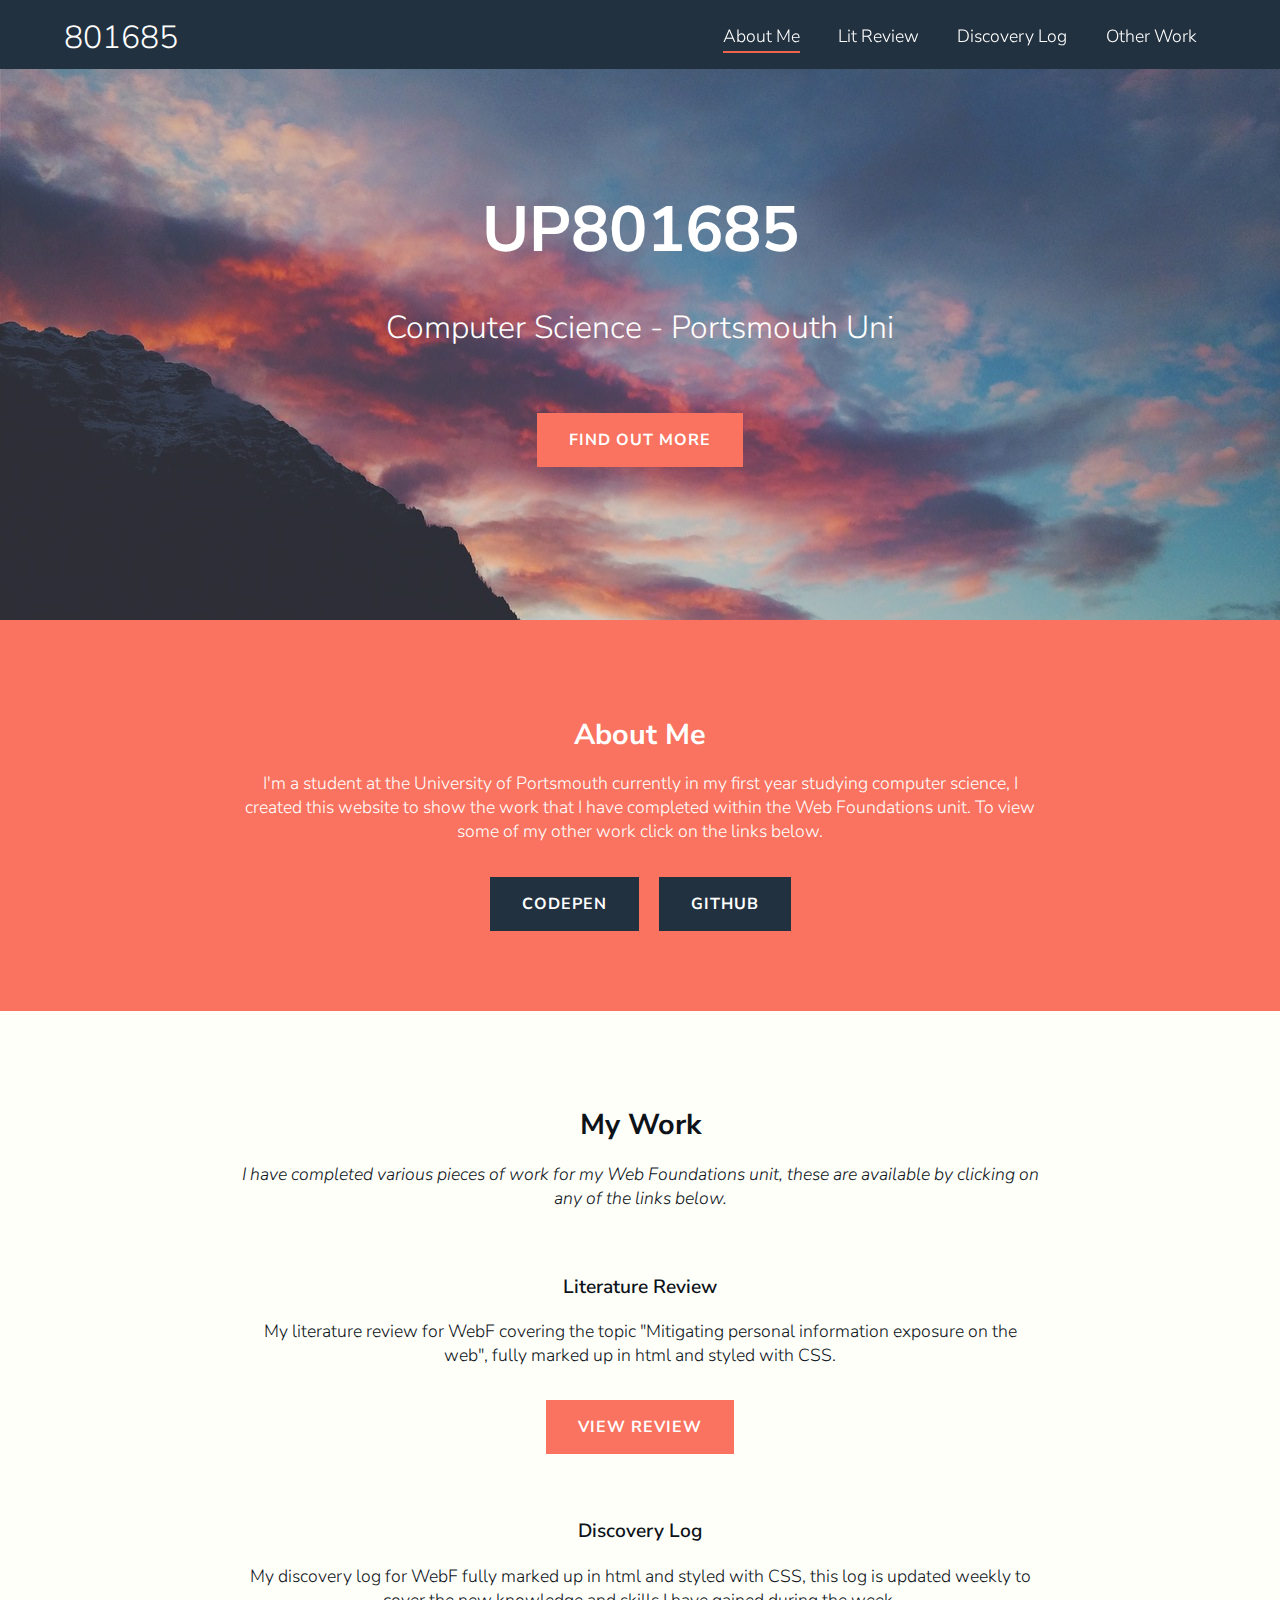
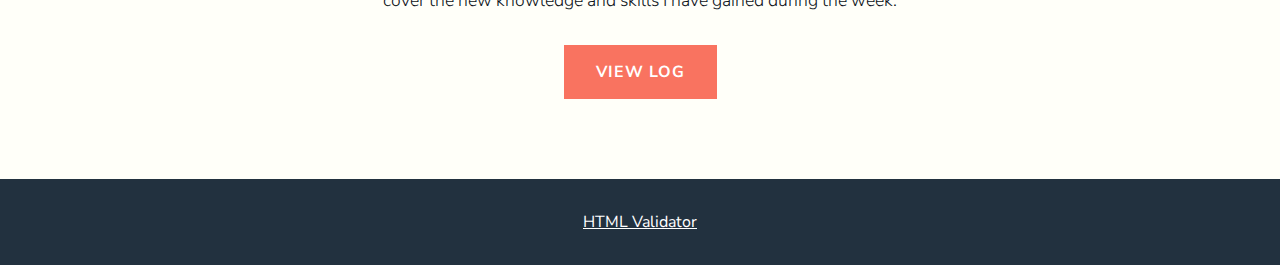
<file: index.html>
<!doctype html>
<html lang="en">

<head>
    <meta http-equiv="Content-Type" content="text/html; charset=utf-8" />
    <meta name="viewport" content="width=device-width, initial-scale=1">
    <title>UP801685 - About</title>
    <link rel="stylesheet" href="main.css">
    <link href="https://fonts.googleapis.com/css?family=Nunito+Sans:300,400,600,700" rel="stylesheet">
    <link rel="icon" type="image/png" href="Favicon.png">
</head>

<body>
    <header>
        <nav>
            <section>
                <a href="index.html"><h2 id="initials">801685</h2></a>
                <input type="checkbox" id="overlay-input" />
                <label aria-label="Menu toggle" title="Toggle mobile menu"  for="overlay-input" id="overlay-button"><span></span></label>
                <ul>
                    <li><a href="index.html" class="active">About Me</a></li>
                    <li><a href="litreview.html">Lit Review</a></li>
                    <li><a href="log.html">Discovery Log</a></li>
                    <li><a href="otherwork.html">Other Work</a></li>
                </ul>
            </section>
        </nav>
    </header>
    <section id="jumbotron">
        <h1>UP801685</h1>
        <h2>Computer Science - Portsmouth Uni</h2>
        <a href="#about" class="button" id="view-about"><strong>Find out more</strong></a>
    </section>
    <a id="about"></a>
    <main>
        <section class="accent">
            <article class="container">
                <h3>About Me</h3>
                <p>I'm a student at the University of Portsmouth currently in my first year studying computer science, I created this website to show the work that I have completed within the Web Foundations unit. To view some of my other work click on the
                    links below.</p>
                <a href="http://codepen.io/" class="button dark"><strong>Codepen</strong></a>
                <a href="https://github.com/" class="button dark"><strong>Github</strong></a>
            </article>
        </section>
        <section id="work">
            <article class="container">
                <h3>My Work</h3>
                <p><em>I have completed various pieces of work for my Web Foundations unit, these are available by clicking on any of the links below.</em></p>
                <h4>Literature Review</h4>
                <p>My literature review for WebF covering the topic "Mitigating personal information exposure on the web", fully marked up in html and styled with CSS.</p>
                <a href="litreview.html" class="button"><strong>View Review</strong></a>
                <h4>Discovery Log</h4>
                <p>My discovery log for WebF fully marked up in html and styled with CSS, this log is updated weekly to cover the new knowledge and skills I have gained during the week.</p>
                <a href="log.html" class="button"><strong>View Log</strong></a>
            </article>
        </section>
    </main>
    <footer>
        <a href="http://validator.w3.org/check?uri=referer" target="_blank">HTML Validator</a>
    </footer>
</body>

</html>
</file>
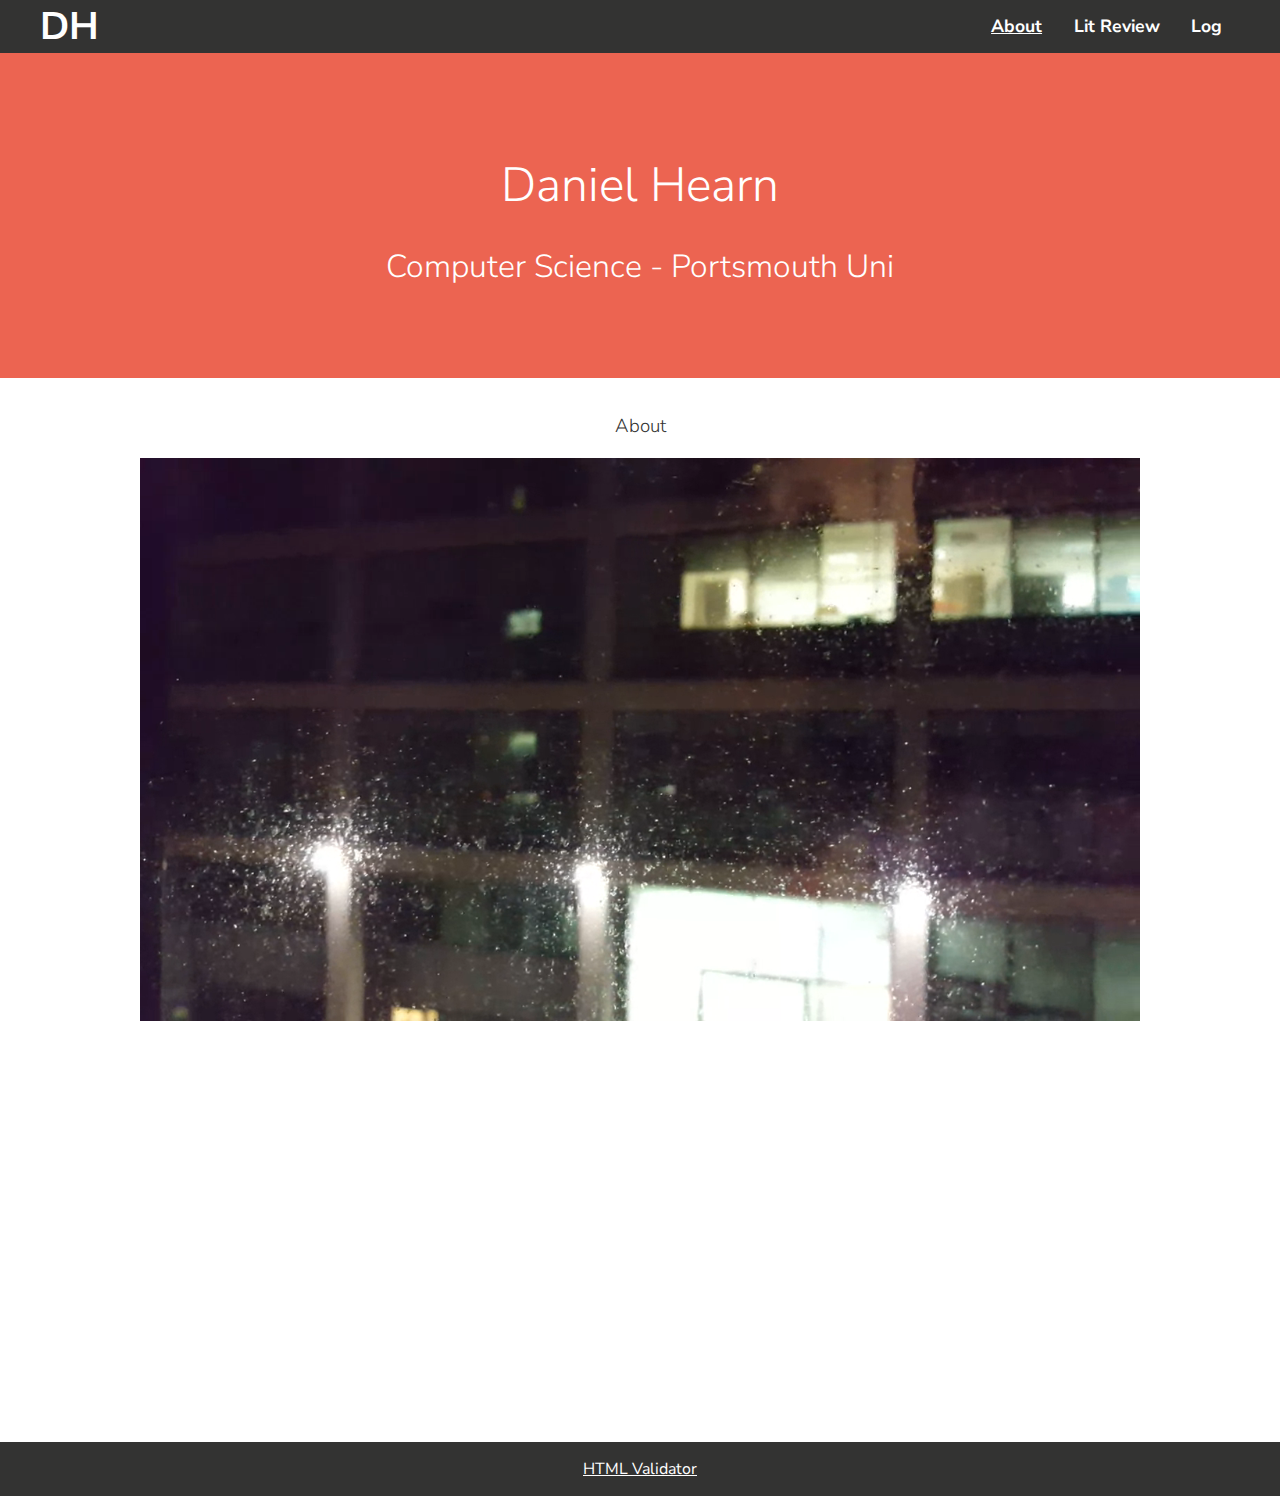
<file: old/index.html>
<!doctype html>
<html lang="en">
<head>
  <title>Daniel Hearn</title>
  <link rel="stylesheet" href="main.css">
  <link href="https://fonts.googleapis.com/css?family=Nunito+Sans:300,400,600,700" rel="stylesheet">
  <meta name="viewport" content="width=device-width, initial-scale=1">
  <link rel="icon" type="image/png" href="Favicon.png">
  <script type="text/javascript" src="menu.js"></script>
</head>

<body>
  <section id="overlay">
     <section id="overlay-content">
        <a onclick="closeNav()" id="overlay-menu"><span></span></a>
        <a href="index.html">About</a>
        <a href="litreview.html">Lit Review</a>
        <a href="log.html">Log</a>
      </section>
  </section>
  <nav>
    <section>
      <h2 class="initials">DH</h2>
      <a onclick="openNav()" class="menu"><span></span></a>
      <ul>
        <li><a href="index.html" class="active">About</a></li>
        <li><a href="litreview.html">Lit Review</a></li>
        <li><a href="log.html">Log</a></li>
      </ul>
    </section>
  </nav>
  <section class="jumbotron">
    <h1>Daniel Hearn</h1>
    <h2>Computer Science - Portsmouth Uni</h2>
  </section>
  <main>
    <section>
          <h3>About</h3>
          <video autoplay muted loop src="video.webm">
            <p>Sorry, your browser doesn't support video.</p>
          </video>
    </section>
  </main>
  <footer>
    <a href="https://validator.w3.org/nu/?doc=http%3A%2F%2Fdanielhearn.co.uk%2FWEBFPortfolio%2Findex.html" target="_blank">HTML Validator</a>
  </footer>
</body>
</html>
</file>
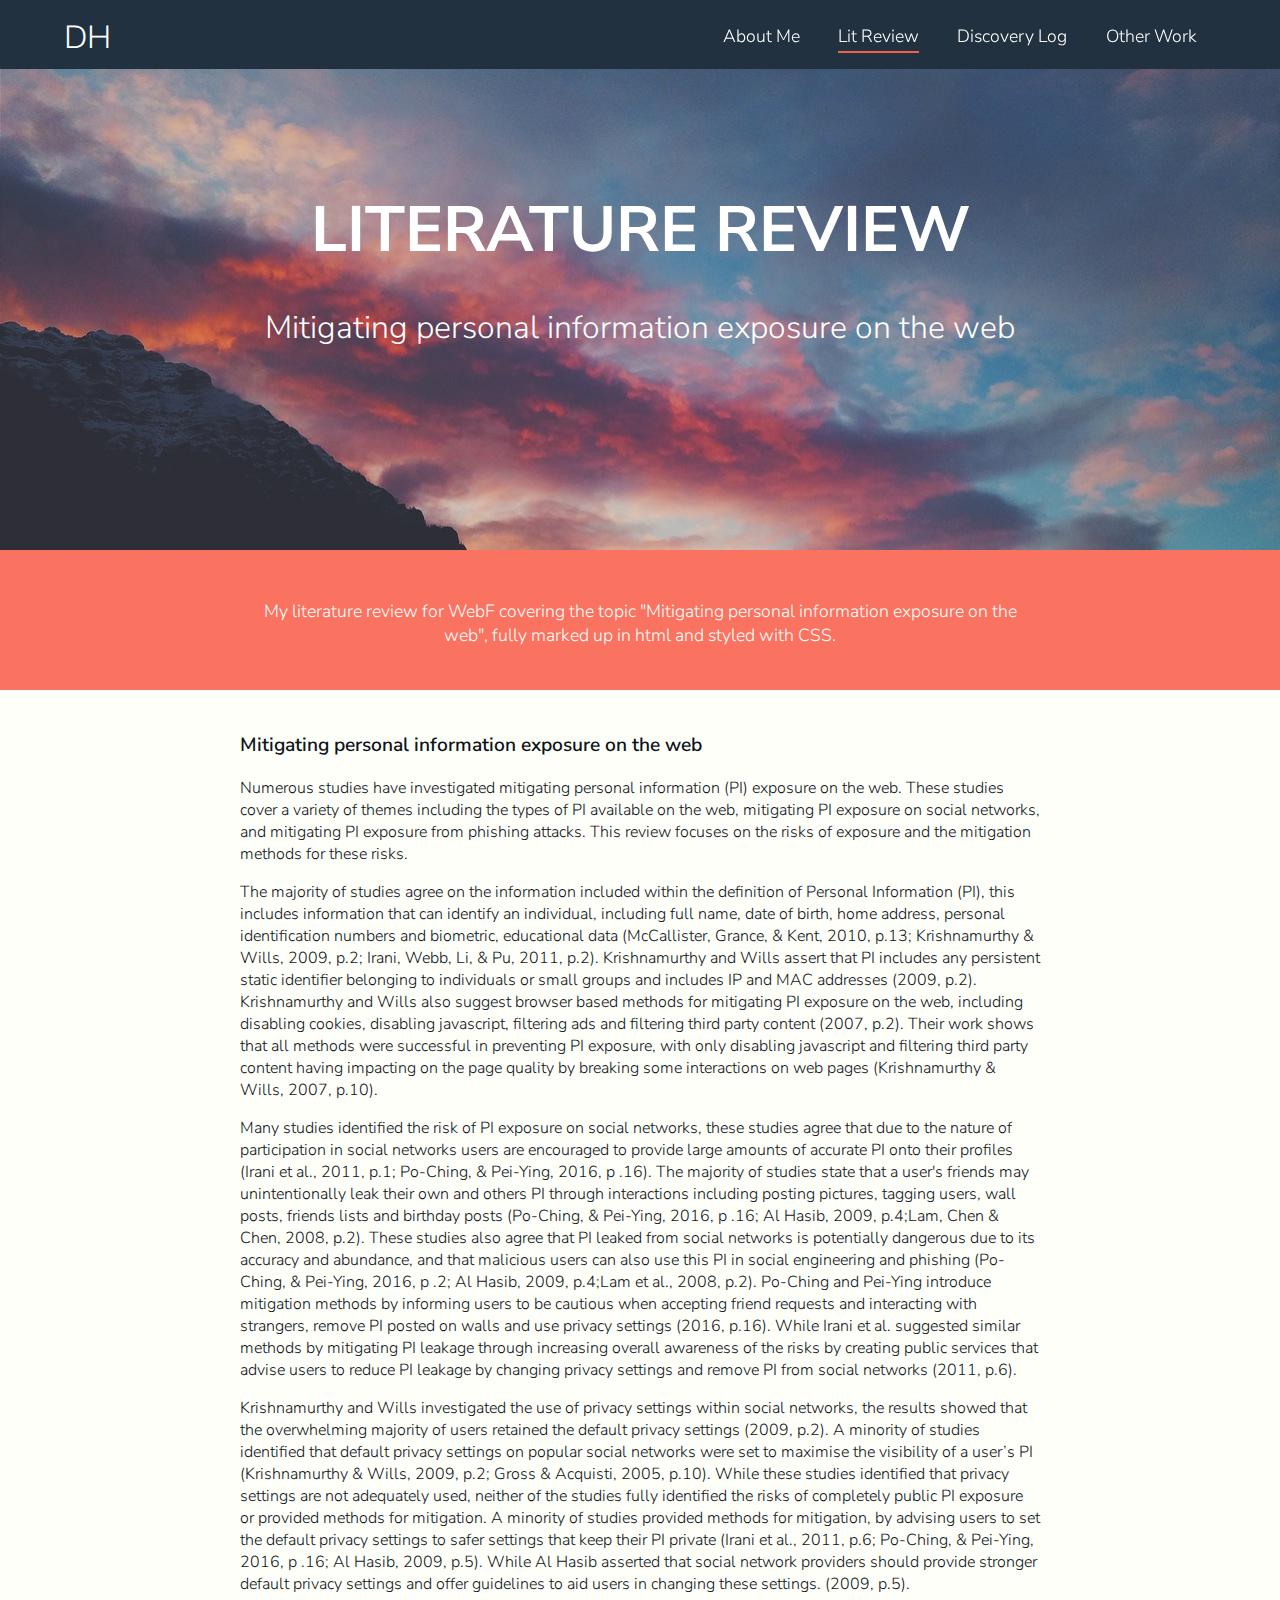
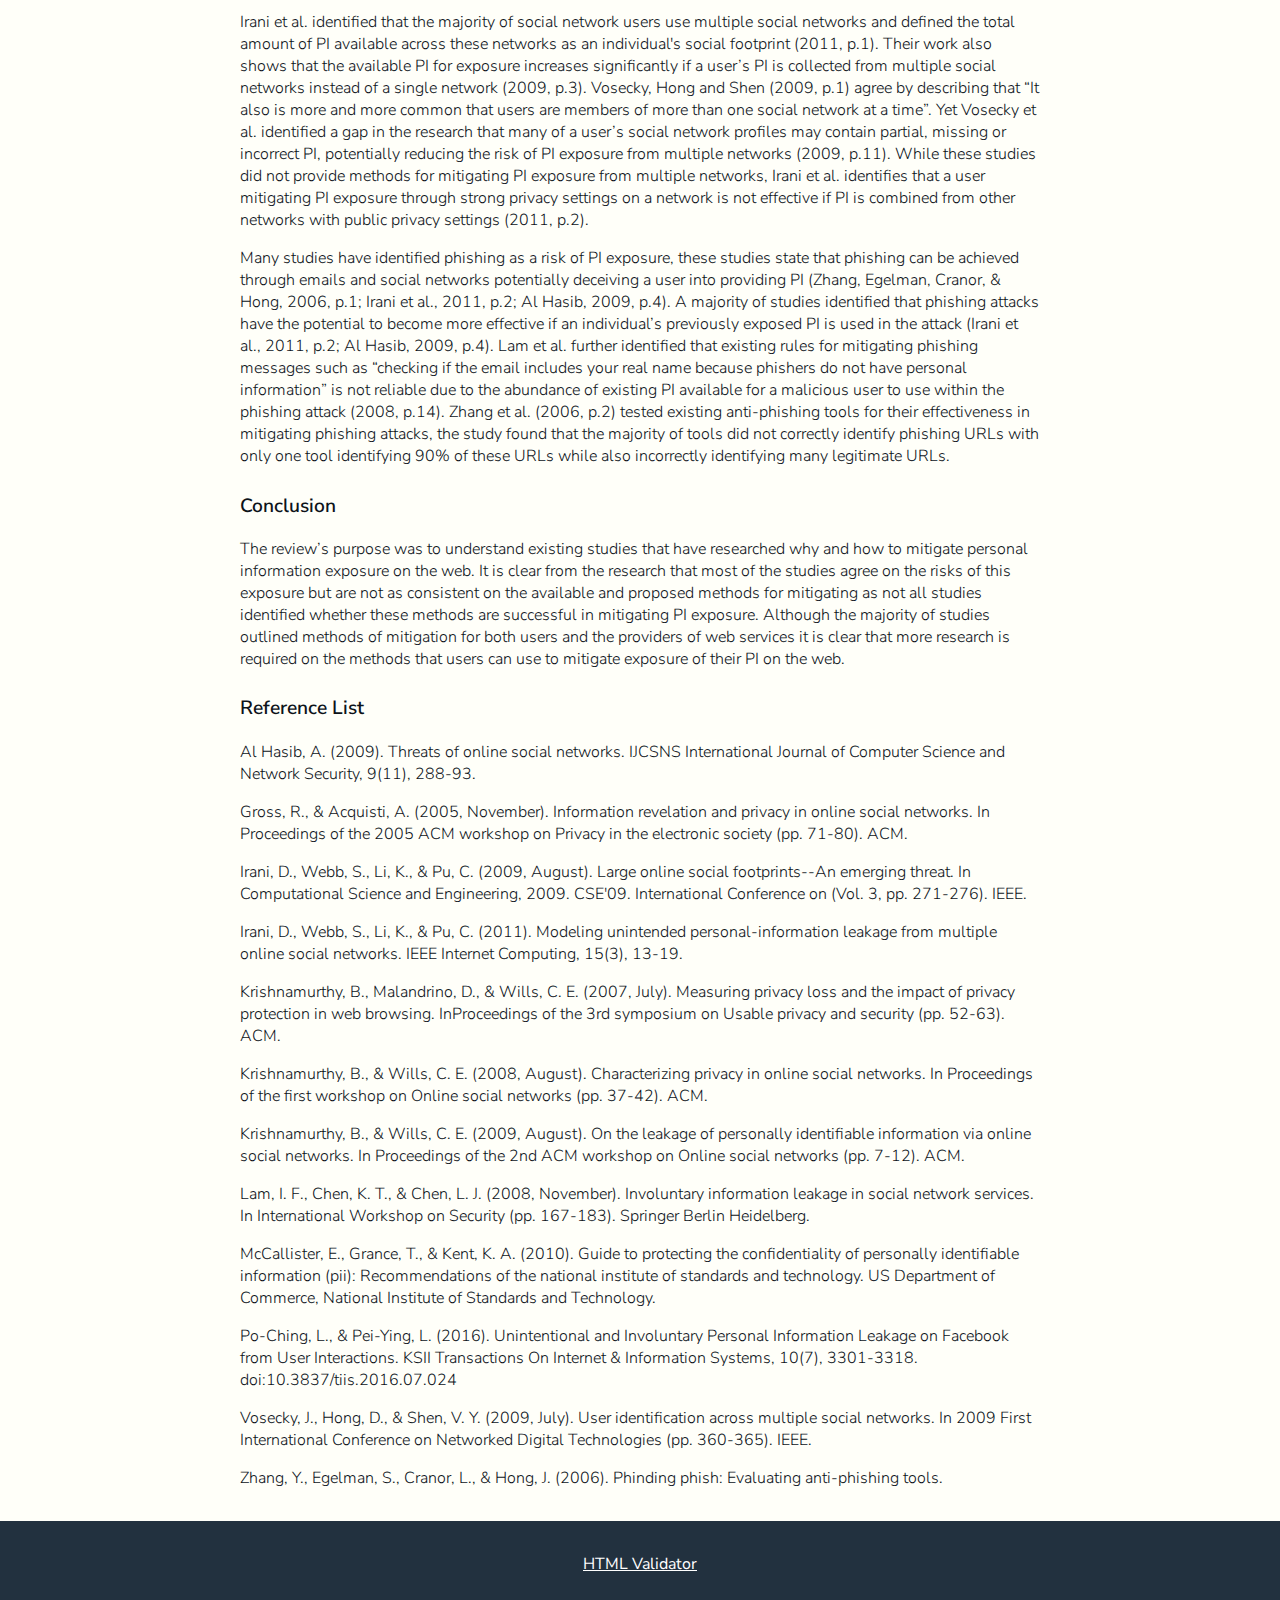
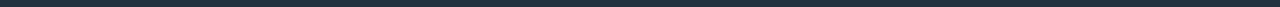
<file: litreview.html>
<!doctype html>
<html lang="en">

<head>
    <meta http-equiv="Content-Type" content="text/html; charset=utf-8" />
    <meta name="viewport" content="width=device-width, initial-scale=1">
    <title>UP801685 - Lit Review</title>
    <link rel="stylesheet" href="main.css">
    <link href="https://fonts.googleapis.com/css?family=Nunito+Sans:300,400,600,700" rel="stylesheet">
    <link rel="icon" type="image/png" href="Favicon.png">
</head>

<body>
    <header>
        <nav>
            <section>
                <a href="index.html"><h2 id="initials">DH</h2></a>
                <input type="checkbox" id="overlay-input" />
                <label aria-label="Menu toggle" title="Toggle mobile menu"  for="overlay-input" id="overlay-button"><span></span></label>
                <ul>
                    <li><a href="index.html">About Me</a></li>
                    <li><a href="litreview.html" class="active">Lit Review</a></li>
                    <li><a href="log.html">Discovery Log</a></li>
                    <li><a href="otherwork.html">Other Work</a></li>
                </ul>
            </section>
        </nav>
    </header>
    <section id="jumbotron">
        <h1>Literature Review</h1>
        <h2>Mitigating personal information exposure on the web</h2>
    </section>
    <main>
        <section class="accent" id="intro">
            <div class="container">
                <h4>My literature review for WebF covering the topic "Mitigating personal information exposure on the web",
            fully marked up in html and styled with CSS.</h4>
            </div>
        </section>
        <section class="text">
            <div class="container">
                <h4>Mitigating personal information exposure on the web</h4>
                <p>Numerous studies have investigated mitigating personal information (PI) exposure on the web. These studies cover a variety of themes including the types of PI available on the web, mitigating PI exposure on social networks, and mitigating
                    PI exposure from phishing attacks. This review focuses on the risks of exposure and the mitigation methods for these risks.</p>
                <p>The majority of studies agree on the information included within the definition of Personal Information (PI), this includes information that can identify an individual, including full name, date of birth, home address, personal identification
                    numbers and biometric, educational data (McCallister, Grance, & Kent, 2010, p.13; Krishnamurthy & Wills, 2009, p.2; Irani, Webb, Li, & Pu, 2011, p.2). Krishnamurthy and Wills assert that PI includes any persistent static identifier
                    belonging to individuals or small groups and includes IP and MAC addresses (2009, p.2). Krishnamurthy and Wills also suggest browser based methods for mitigating PI exposure on the web, including disabling cookies, disabling javascript,
                    filtering ads and filtering third party content (2007, p.2). Their work shows that all methods were successful in preventing PI exposure, with only disabling javascript and filtering third party content having impacting on the page
                    quality by breaking some interactions on web pages (Krishnamurthy & Wills, 2007, p.10).</p>
                <p>Many studies identified the risk of PI exposure on social networks, these studies agree that due to the nature of participation in social networks users are encouraged to provide large amounts of accurate PI onto their profiles (Irani
                    et al., 2011, p.1; Po-Ching, & Pei-Ying, 2016, p .16). The majority of studies state that a user's friends may unintentionally leak their own and others PI through interactions including posting pictures, tagging users, wall posts,
                    friends lists and birthday posts (Po-Ching, & Pei-Ying, 2016, p .16; Al Hasib, 2009, p.4;Lam, Chen & Chen, 2008, p.2). These studies also agree that PI leaked from social networks is potentially dangerous due to its accuracy and abundance,
                    and that malicious users can also use this PI in social engineering and phishing (Po-Ching, & Pei-Ying, 2016, p .2; Al Hasib, 2009, p.4;Lam et al., 2008, p.2). Po-Ching and Pei-Ying introduce mitigation methods by informing users to
                    be cautious when accepting friend requests and interacting with strangers, remove PI posted on walls and use privacy settings (2016, p.16). While Irani et al. suggested similar methods by mitigating PI leakage through increasing overall
                    awareness of the risks by creating public services that advise users to reduce PI leakage by changing privacy settings and remove PI from social networks (2011, p.6).</p>
                <p>Krishnamurthy and Wills investigated the use of privacy settings within social networks, the results showed that the overwhelming majority of users retained the default privacy settings (2009, p.2). A minority of studies identified that
                    default privacy settings on popular social networks were set to maximise the visibility of a user’s PI (Krishnamurthy & Wills, 2009, p.2; Gross & Acquisti, 2005, p.10). While these studies identified that privacy settings are not adequately
                    used, neither of the studies fully identified the risks of completely public PI exposure or provided methods for mitigation. A minority of studies provided methods for mitigation, by advising users to set the default privacy settings
                    to safer settings that keep their PI private (Irani et al., 2011, p.6; Po-Ching, & Pei-Ying, 2016, p .16; Al Hasib, 2009, p.5). While Al Hasib asserted that social network providers should provide stronger default privacy settings
                    and offer guidelines to aid users in changing these settings. (2009, p.5).</p>
                <p>Irani et al. identified that the majority of social network users use multiple social networks and defined the total amount of PI available across these networks as an individual's social footprint (2011, p.1). Their work also shows that
                    the available PI for exposure increases significantly if a user’s PI is collected from multiple social networks instead of a single network (2009, p.3). Vosecky, Hong and Shen (2009, p.1) agree by describing that “It also is more and
                    more common that users are members of more than one social network at a time”. Yet Vosecky et al. identified a gap in the research that many of a user’s social network profiles may contain partial, missing or incorrect PI, potentially
                    reducing the risk of PI exposure from multiple networks (2009, p.11). While these studies did not provide methods for mitigating PI exposure from multiple networks, Irani et al. identifies that a user mitigating PI exposure through
                    strong privacy settings on a network is not effective if PI is combined from other networks with public privacy settings (2011, p.2).</p>
                <p>Many studies have identified phishing as a risk of PI exposure, these studies state that phishing can be achieved through emails and social networks potentially deceiving a user into providing PI (Zhang, Egelman, Cranor, & Hong, 2006,
                    p.1; Irani et al., 2011, p.2; Al Hasib, 2009, p.4). A majority of studies identified that phishing attacks have the potential to become more effective if an individual’s previously exposed PI is used in the attack (Irani et al., 2011,
                    p.2; Al Hasib, 2009, p.4). Lam et al. further identified that existing rules for mitigating phishing messages such as “checking if the email includes your real name because phishers do not have personal information” is not reliable
                    due to the abundance of existing PI available for a malicious user to use within the phishing attack (2008, p.14). Zhang et al. (2006, p.2) tested existing anti-phishing tools for their effectiveness in mitigating phishing attacks,
                    the study found that the majority of tools did not correctly identify phishing URLs with only one tool identifying 90% of these URLs while also incorrectly identifying many legitimate URLs.</p>
                <h4>Conclusion</h4>
                <p>The review’s purpose was to understand existing studies that have researched why and how to mitigate personal information exposure on the web. It is clear from the research that most of the studies agree on the risks of this exposure but
                    are not as consistent on the available and proposed methods for mitigating as not all studies identified whether these methods are successful in mitigating PI exposure. Although the majority of studies outlined methods of mitigation
                    for both users and the providers of web services it is clear that more research is required on the methods that users can use to mitigate exposure of their PI on the web.</p>
                <h4>Reference List</h4>
                <p>Al Hasib, A. (2009). Threats of online social networks. IJCSNS International Journal of Computer Science and Network Security, 9(11), 288-93.</p>
                <p>Gross, R., & Acquisti, A. (2005, November). Information revelation and privacy in online social networks. In Proceedings of the 2005 ACM workshop on Privacy in the electronic society (pp. 71-80). ACM.</p>
                <p>Irani, D., Webb, S., Li, K., & Pu, C. (2009, August). Large online social footprints--An emerging threat. In Computational Science and Engineering, 2009. CSE'09. International Conference on (Vol. 3, pp. 271-276). IEEE.</p>
                <p>Irani, D., Webb, S., Li, K., & Pu, C. (2011). Modeling unintended personal-information leakage from multiple online social networks. IEEE Internet Computing, 15(3), 13-19.</p>
                <p>Krishnamurthy, B., Malandrino, D., & Wills, C. E. (2007, July). Measuring privacy loss and the impact of privacy protection in web browsing. InProceedings of the 3rd symposium on Usable privacy and security (pp. 52-63). ACM.</p>
                <p>Krishnamurthy, B., & Wills, C. E. (2008, August). Characterizing privacy in online social networks. In Proceedings of the first workshop on Online social networks (pp. 37-42). ACM.</p>
                <p>Krishnamurthy, B., & Wills, C. E. (2009, August). On the leakage of personally identifiable information via online social networks. In Proceedings of the 2nd ACM workshop on Online social networks (pp. 7-12). ACM.</p>
                <p>Lam, I. F., Chen, K. T., & Chen, L. J. (2008, November). Involuntary information leakage in social network services. In International Workshop on Security (pp. 167-183). Springer Berlin Heidelberg.</p>
                <p>McCallister, E., Grance, T., & Kent, K. A. (2010). Guide to protecting the confidentiality of personally identifiable information (pii): Recommendations of the national institute of standards and technology. US Department of Commerce,
                    National Institute of Standards and Technology.</p>
                <p>Po-Ching, L., & Pei-Ying, L. (2016). Unintentional and Involuntary Personal Information Leakage on Facebook from User Interactions. KSII Transactions On Internet & Information Systems, 10(7), 3301-3318. doi:10.3837/tiis.2016.07.024</p>
                <p>Vosecky, J., Hong, D., & Shen, V. Y. (2009, July). User identification across multiple social networks. In 2009 First International Conference on Networked Digital Technologies (pp. 360-365). IEEE.</p>
                <p>Zhang, Y., Egelman, S., Cranor, L., & Hong, J. (2006). Phinding phish: Evaluating anti-phishing tools.</p>
            </div>
        </section>
    </main>
    <footer>
        <a href="http://validator.w3.org/check?uri=referer" target="_blank">HTML Validator</a>
    </footer>
</body>

</html>
</file>
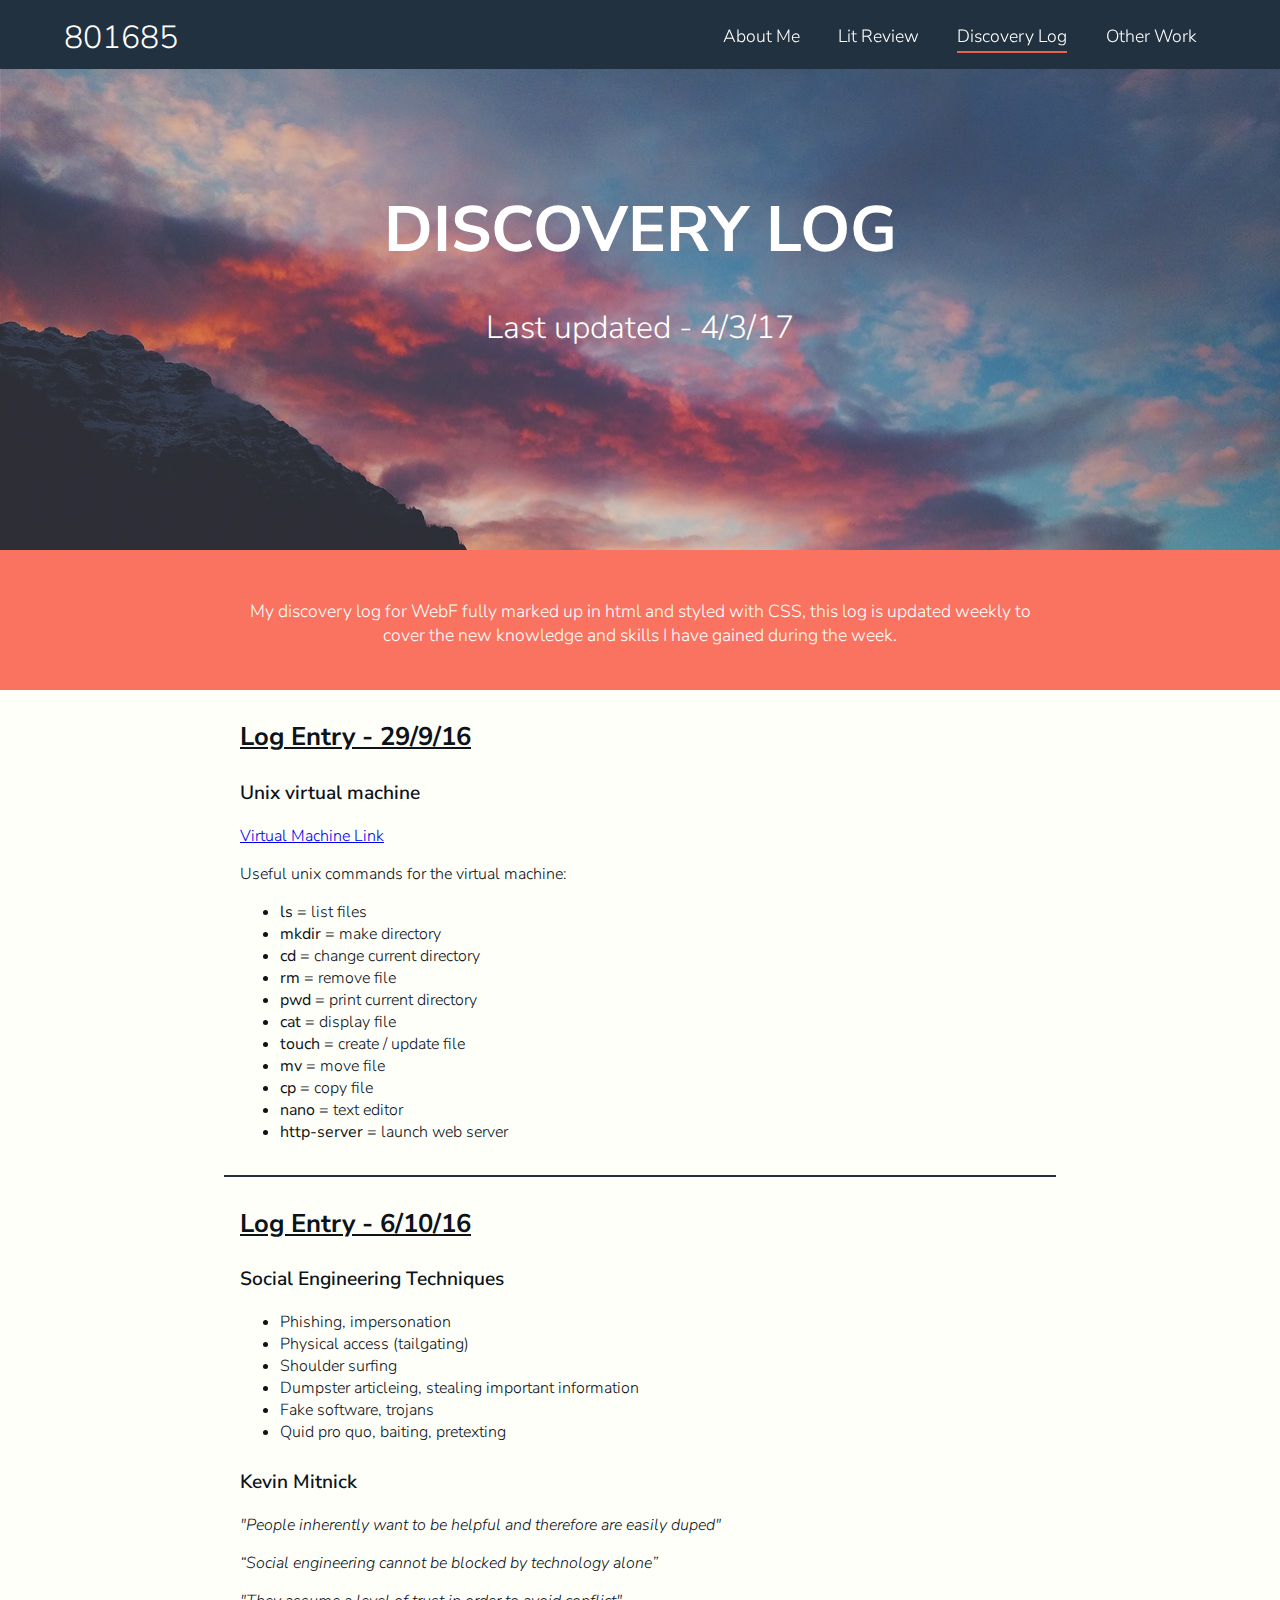
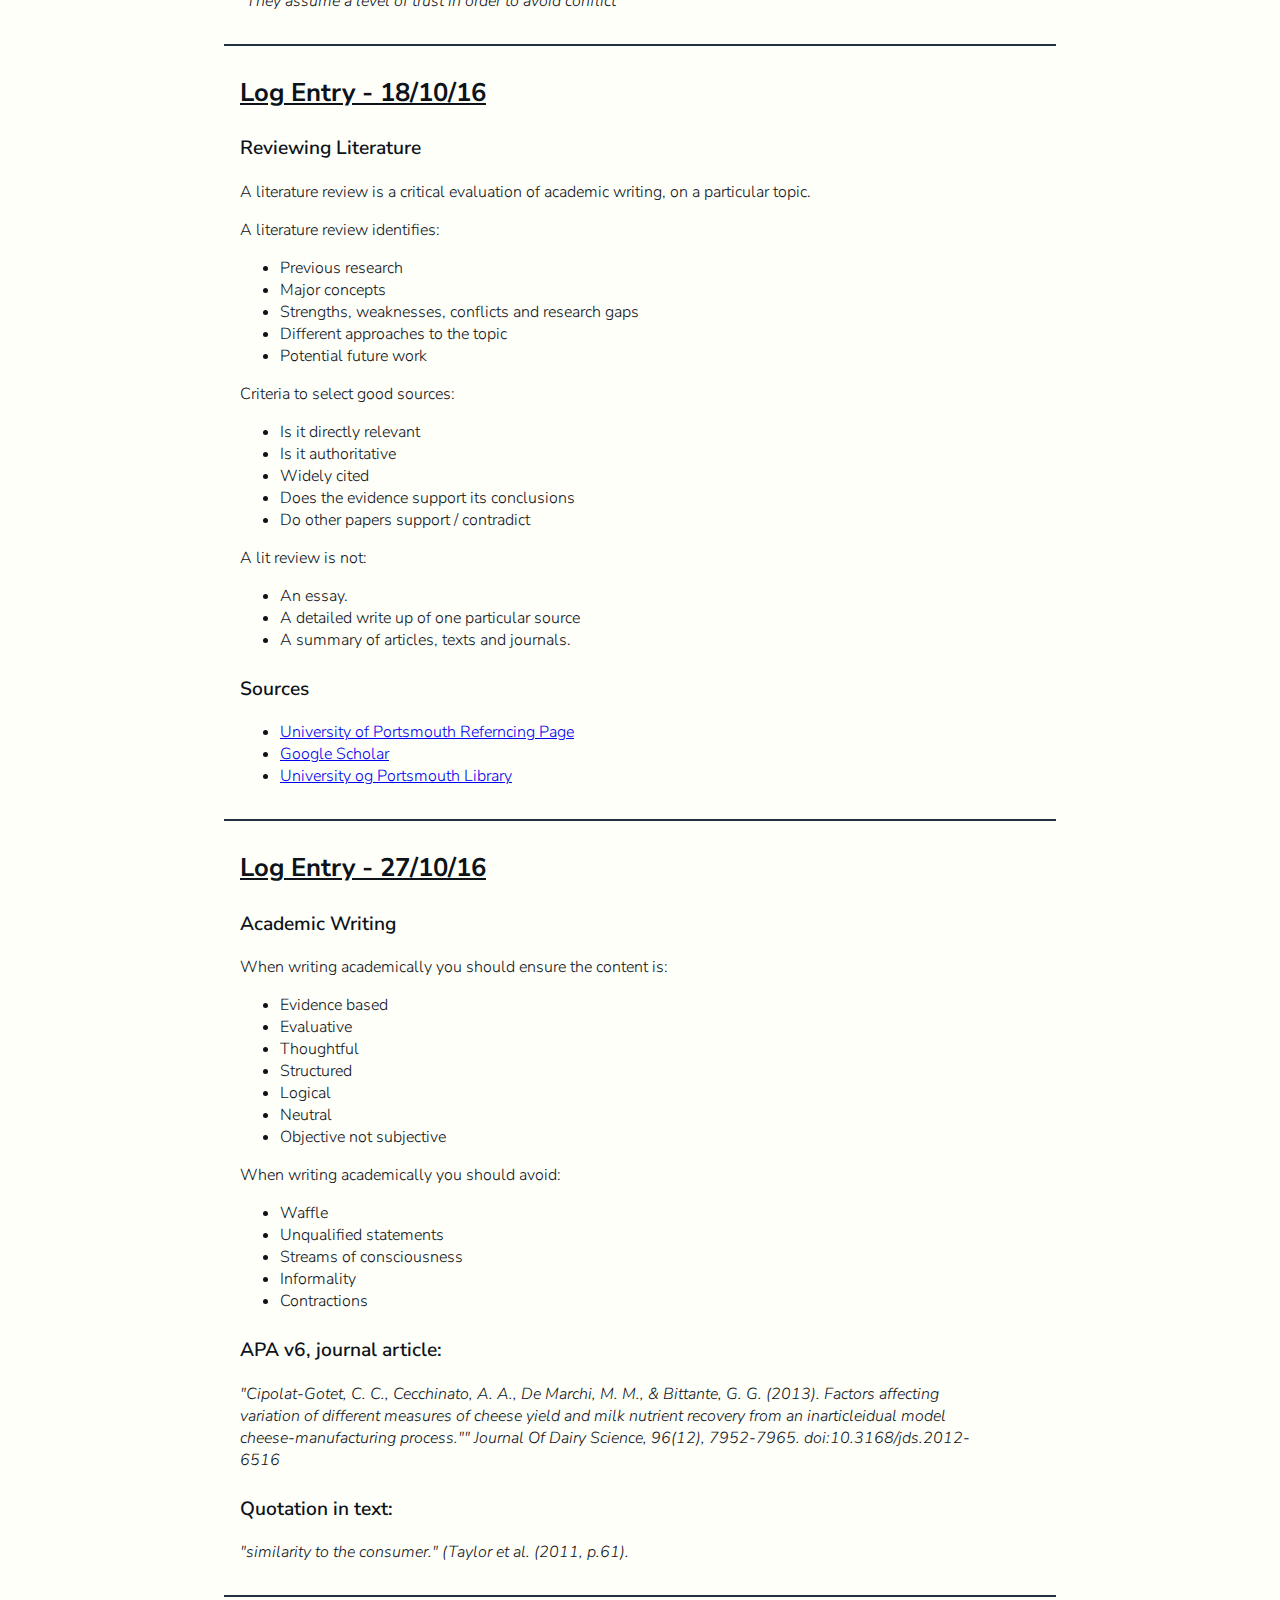
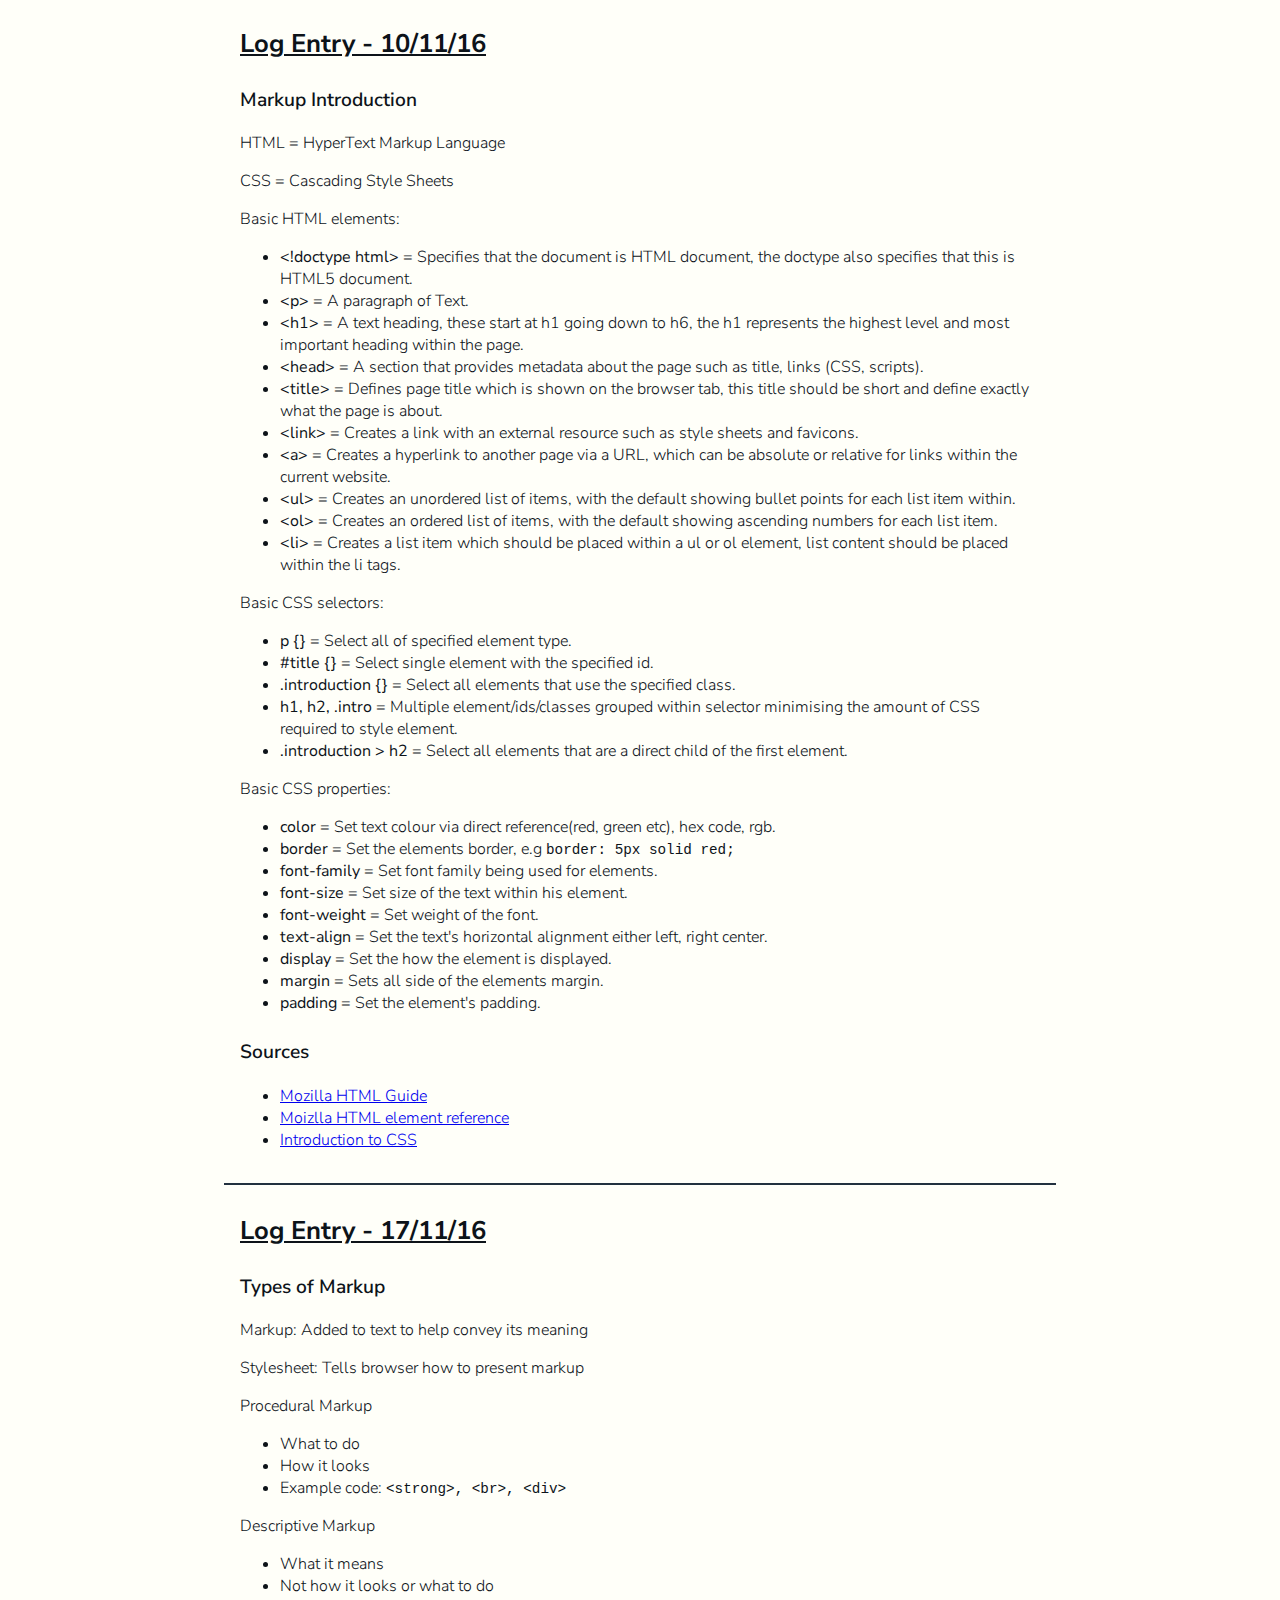
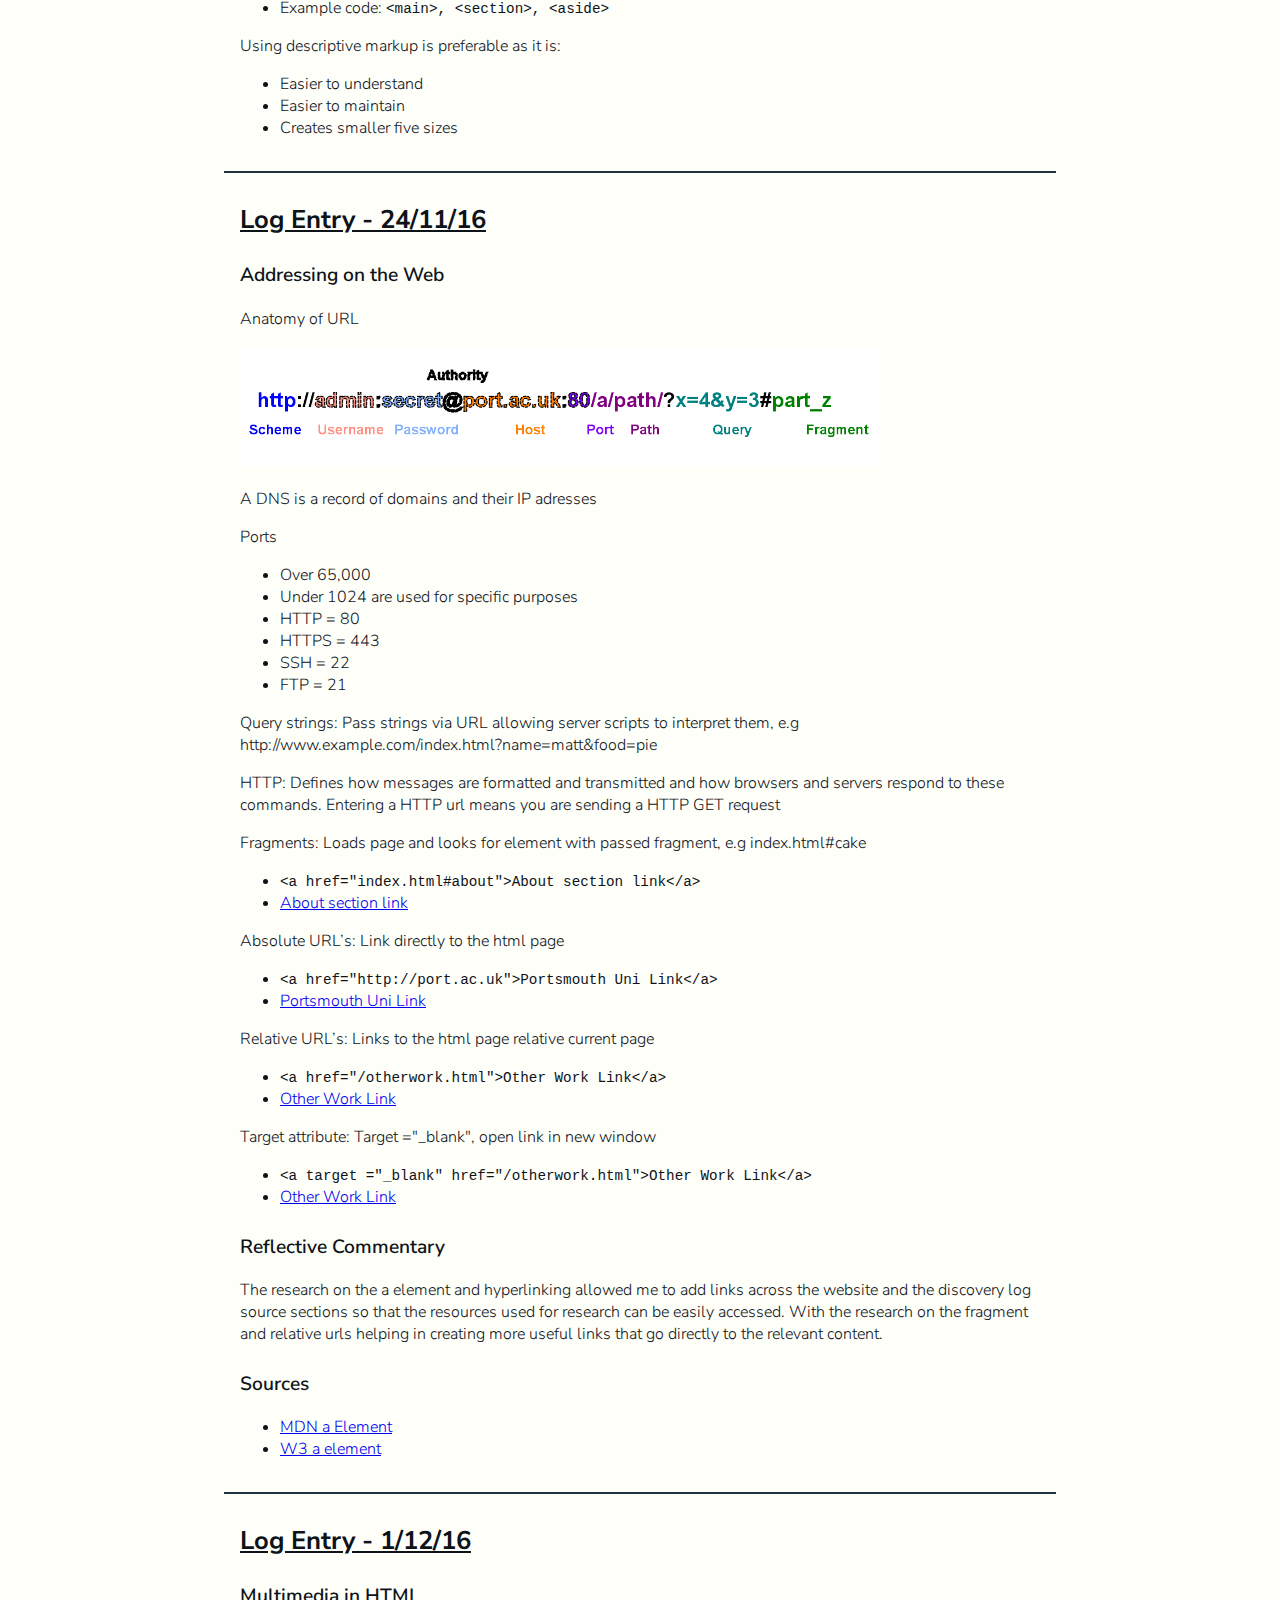
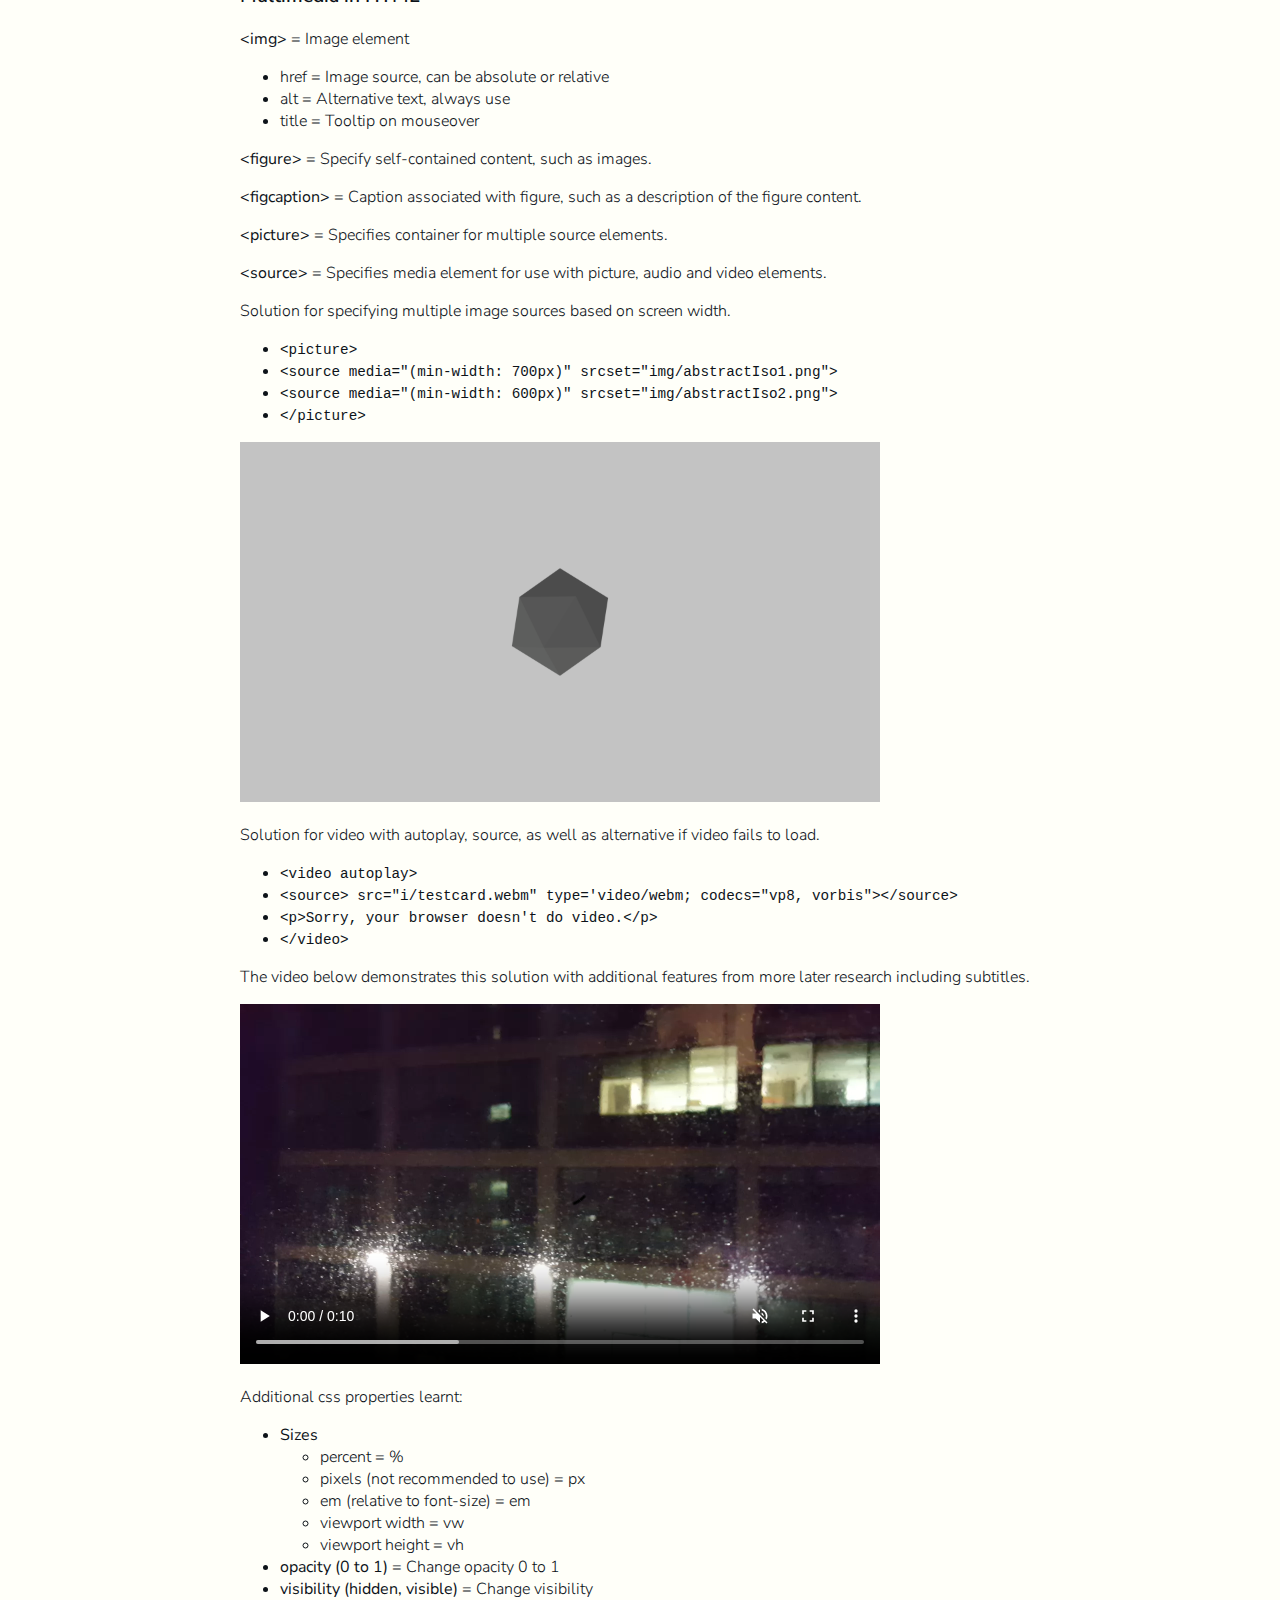
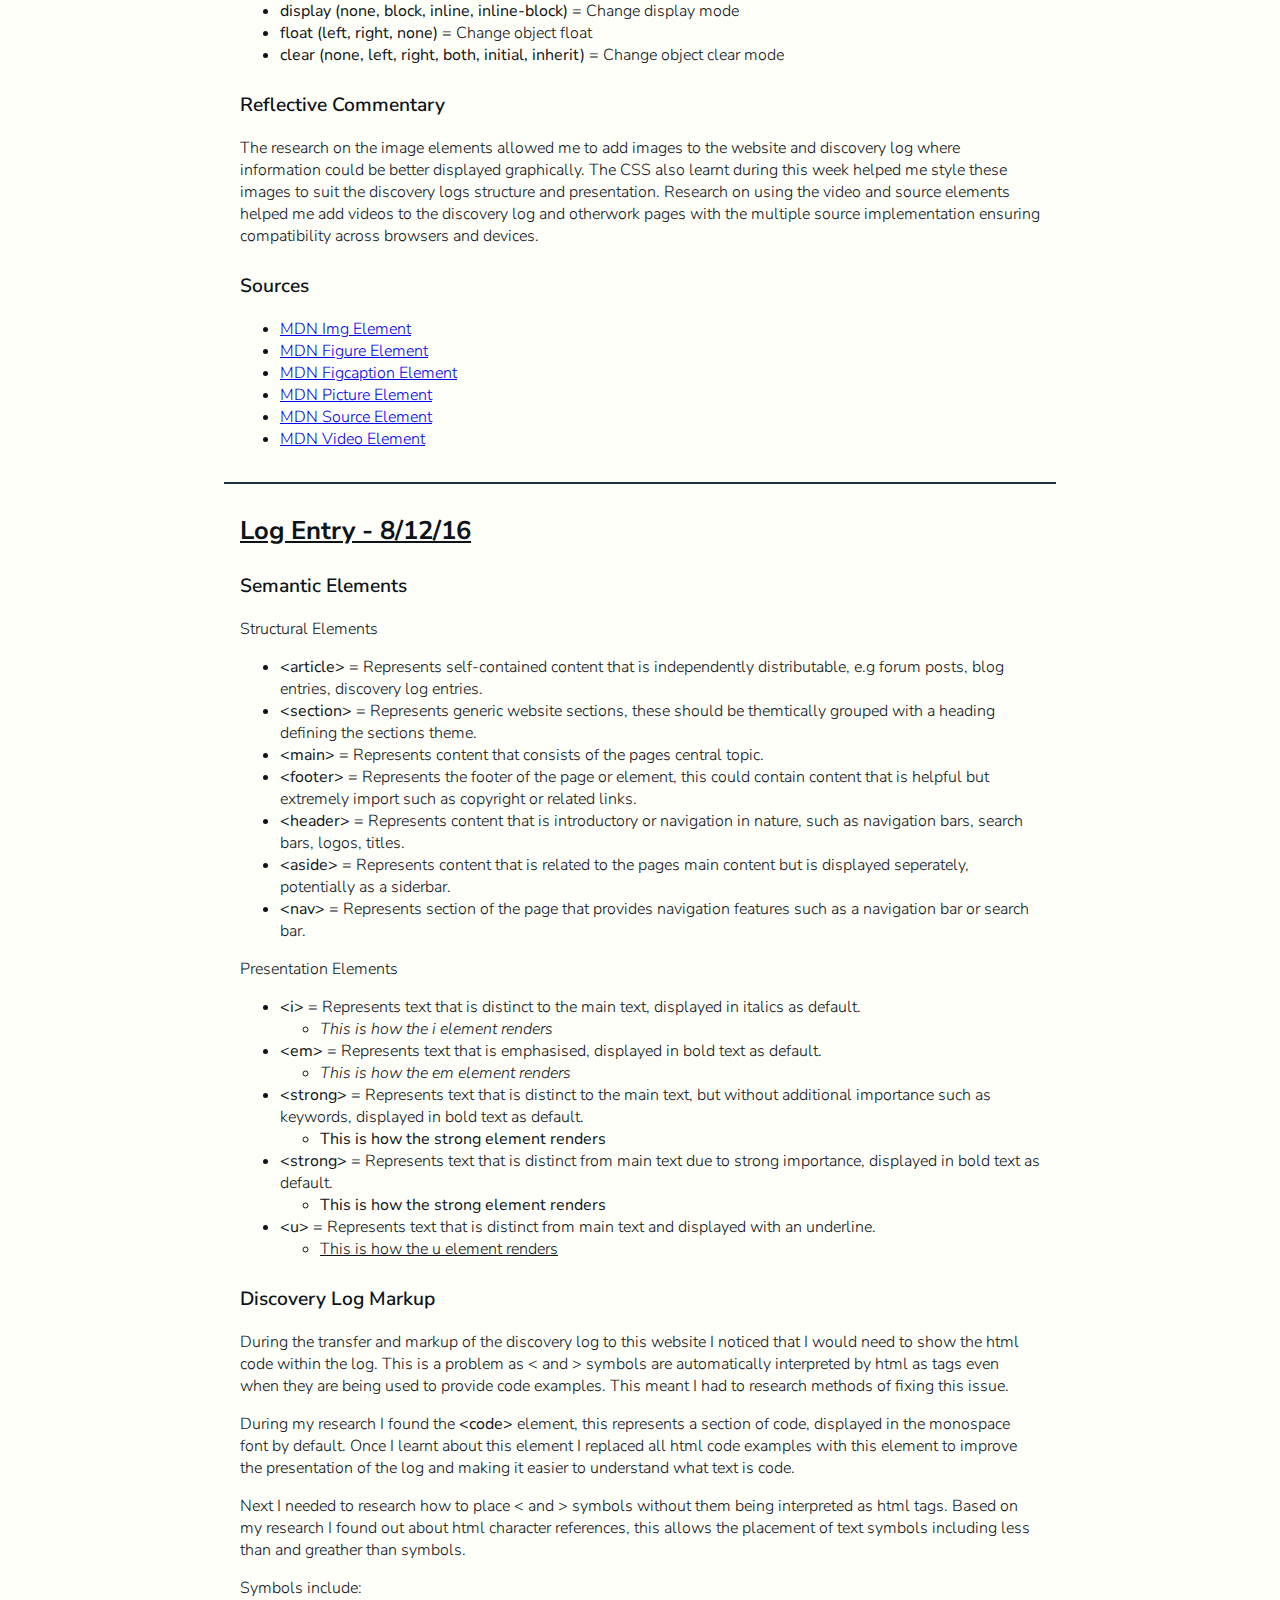
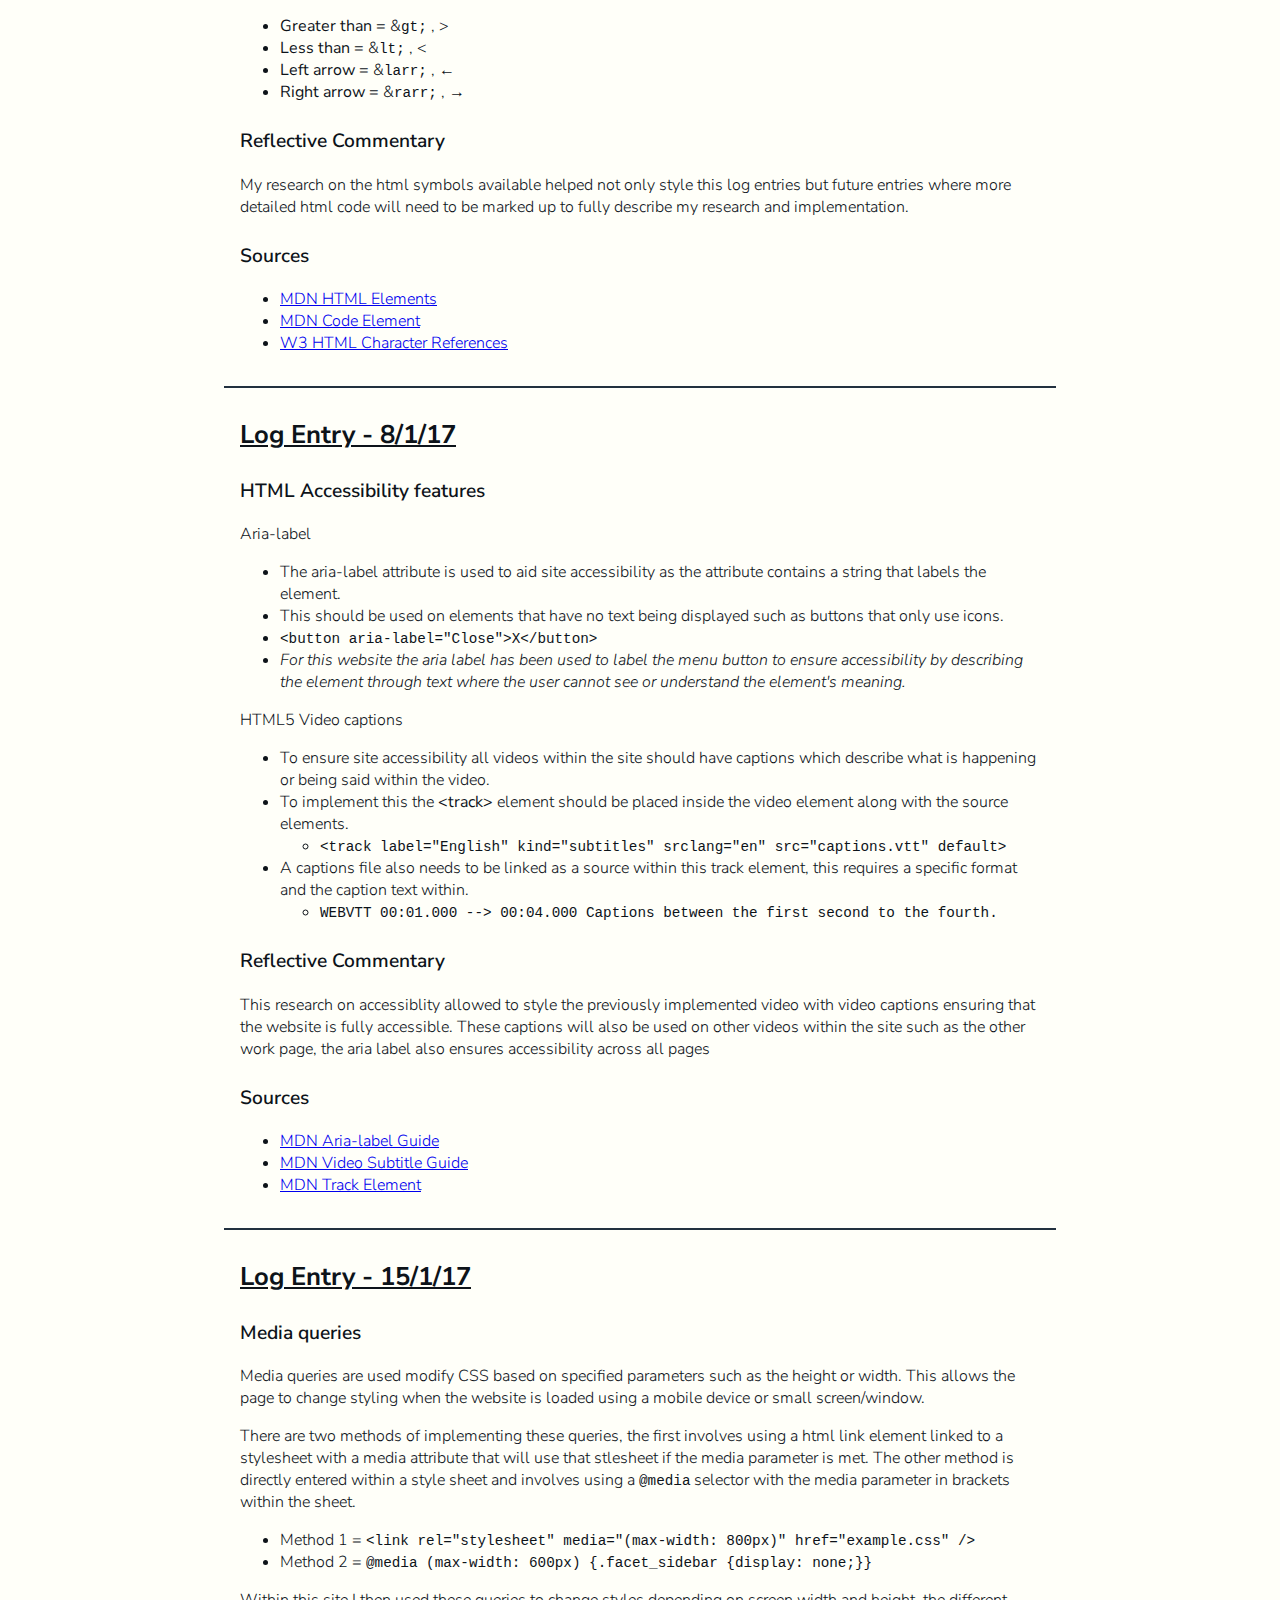
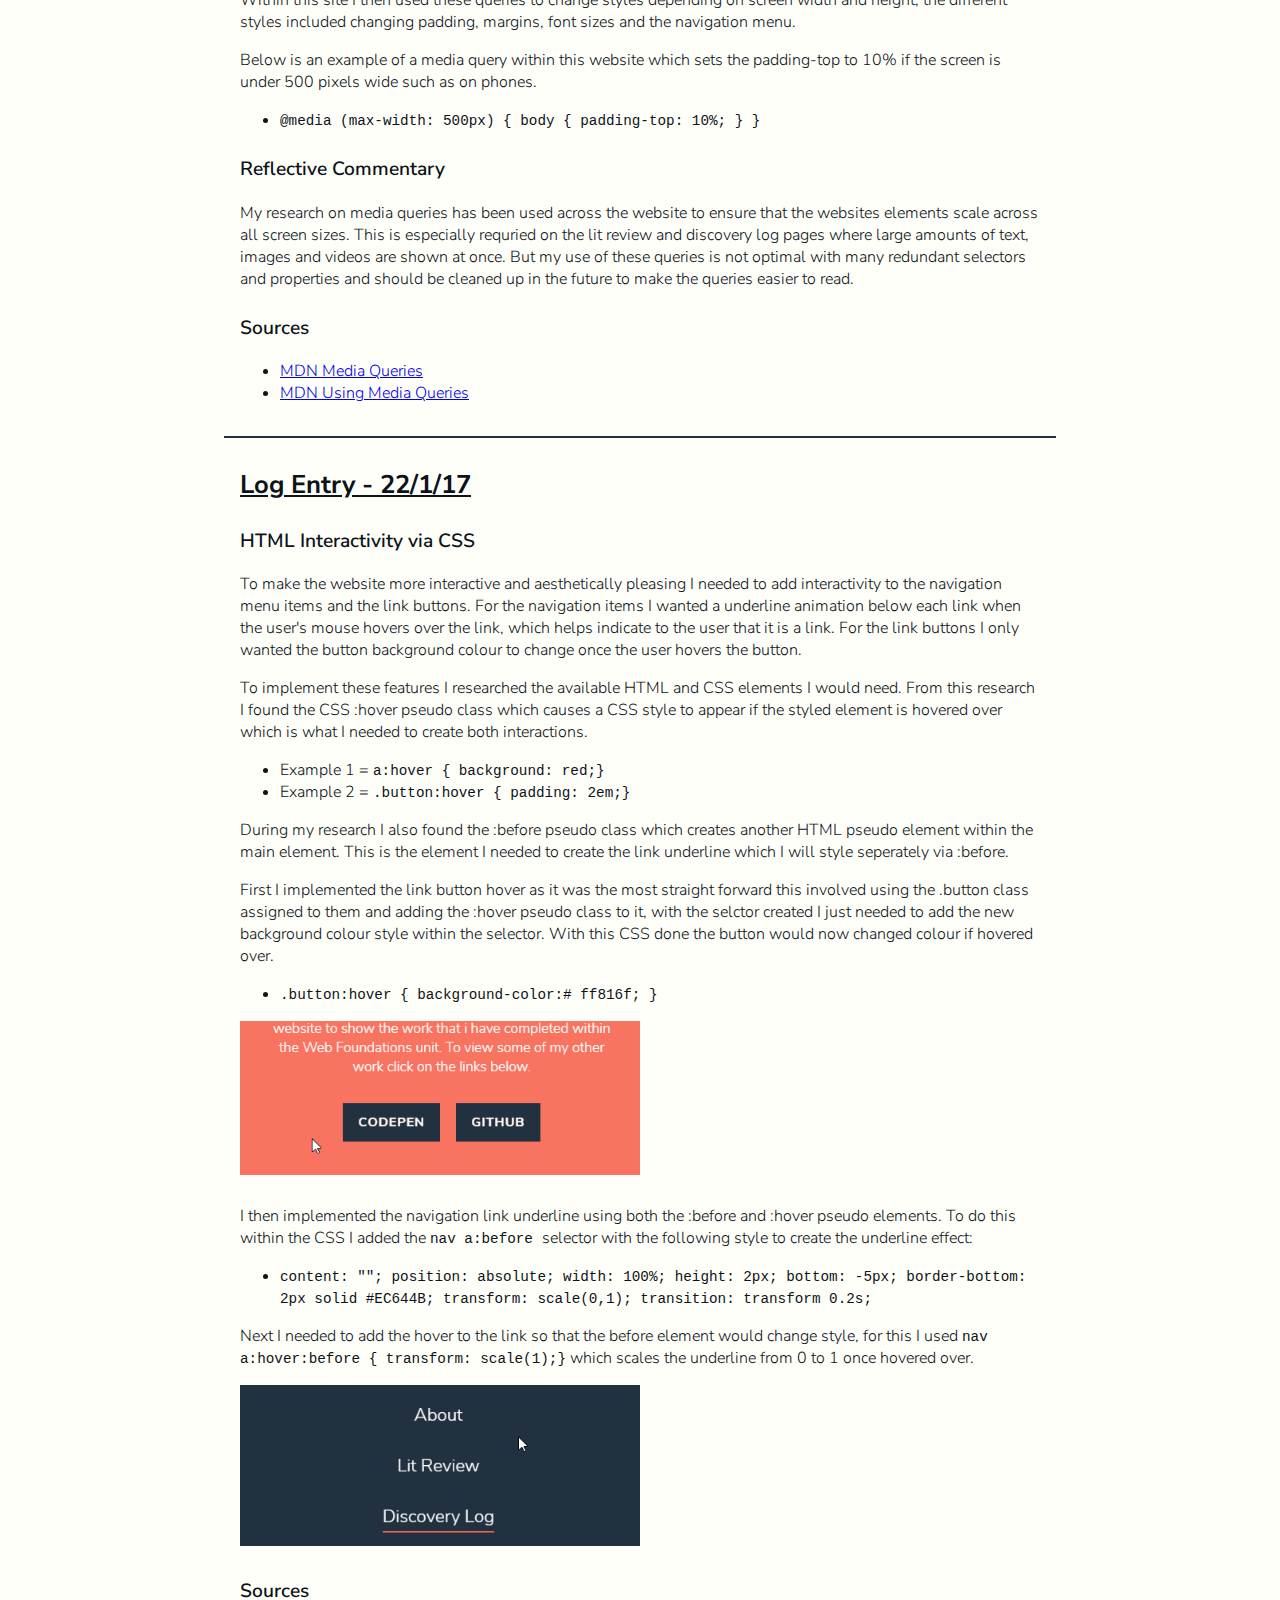
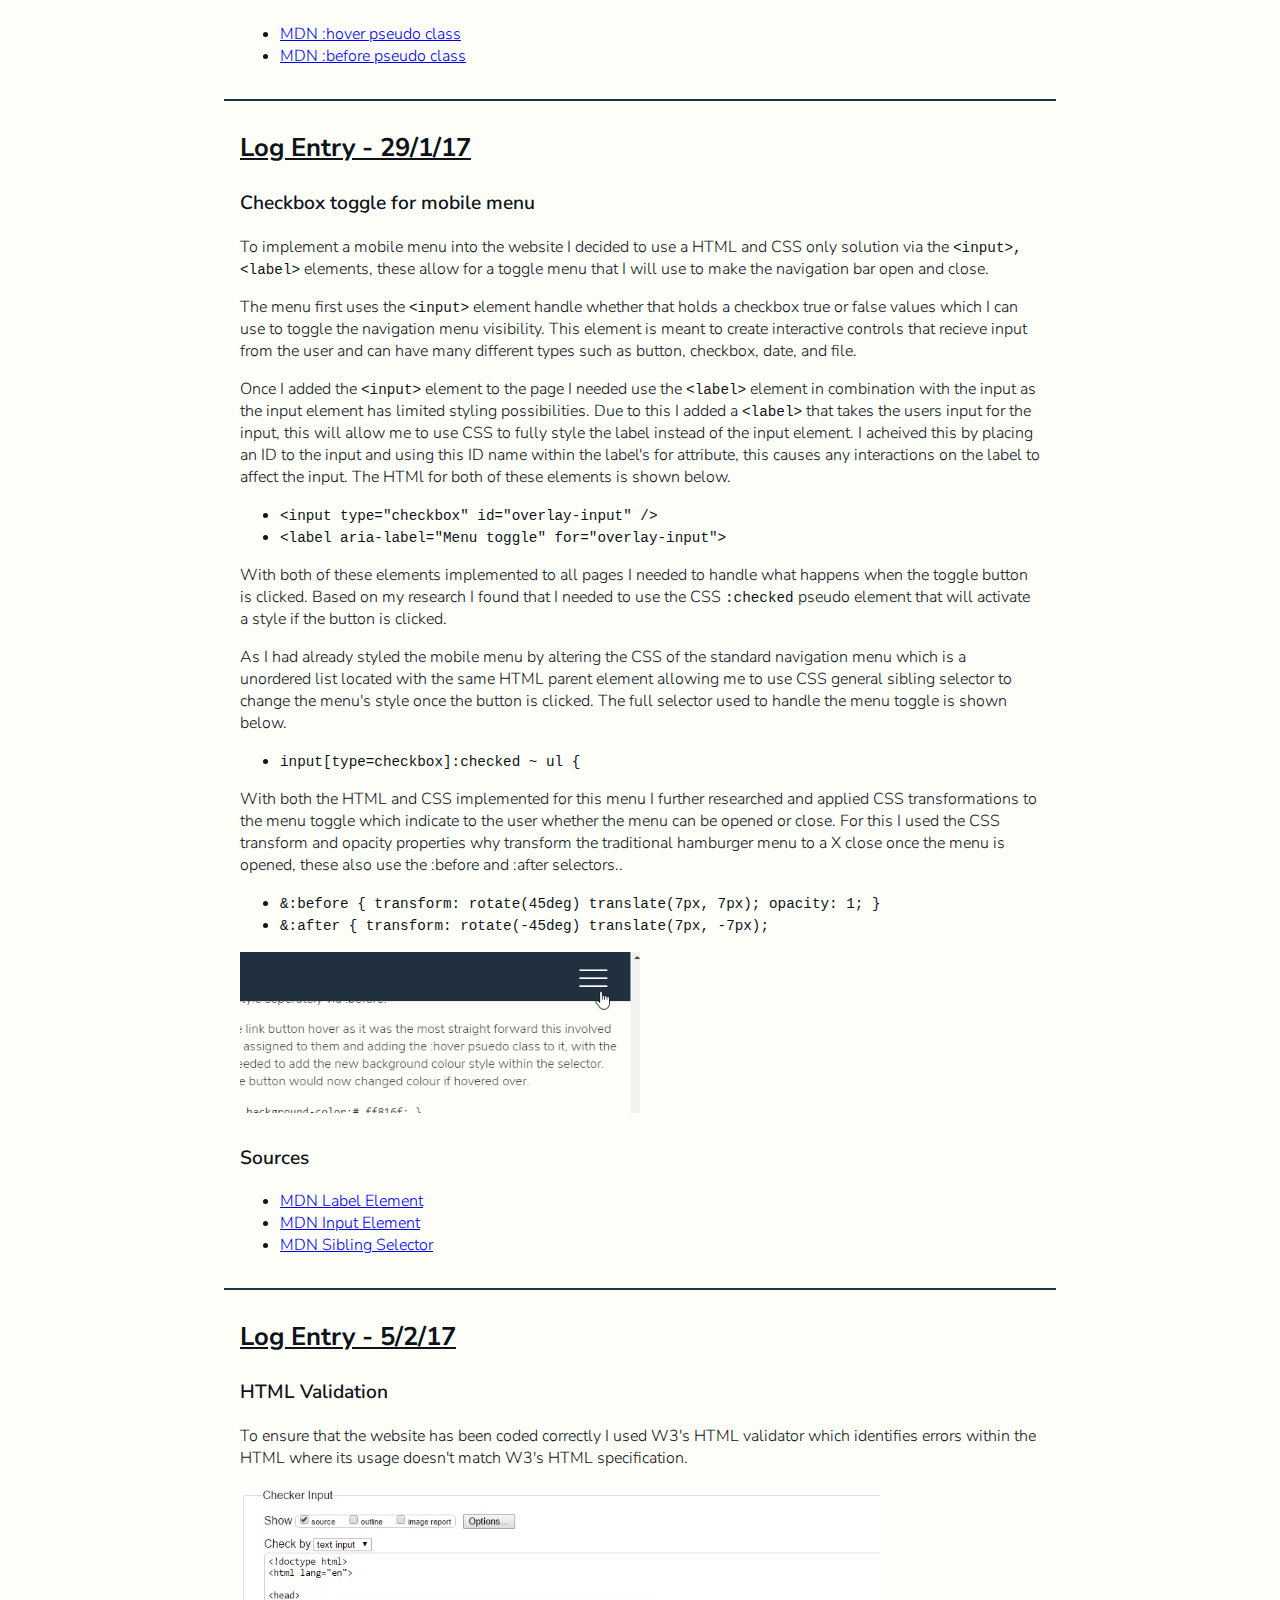
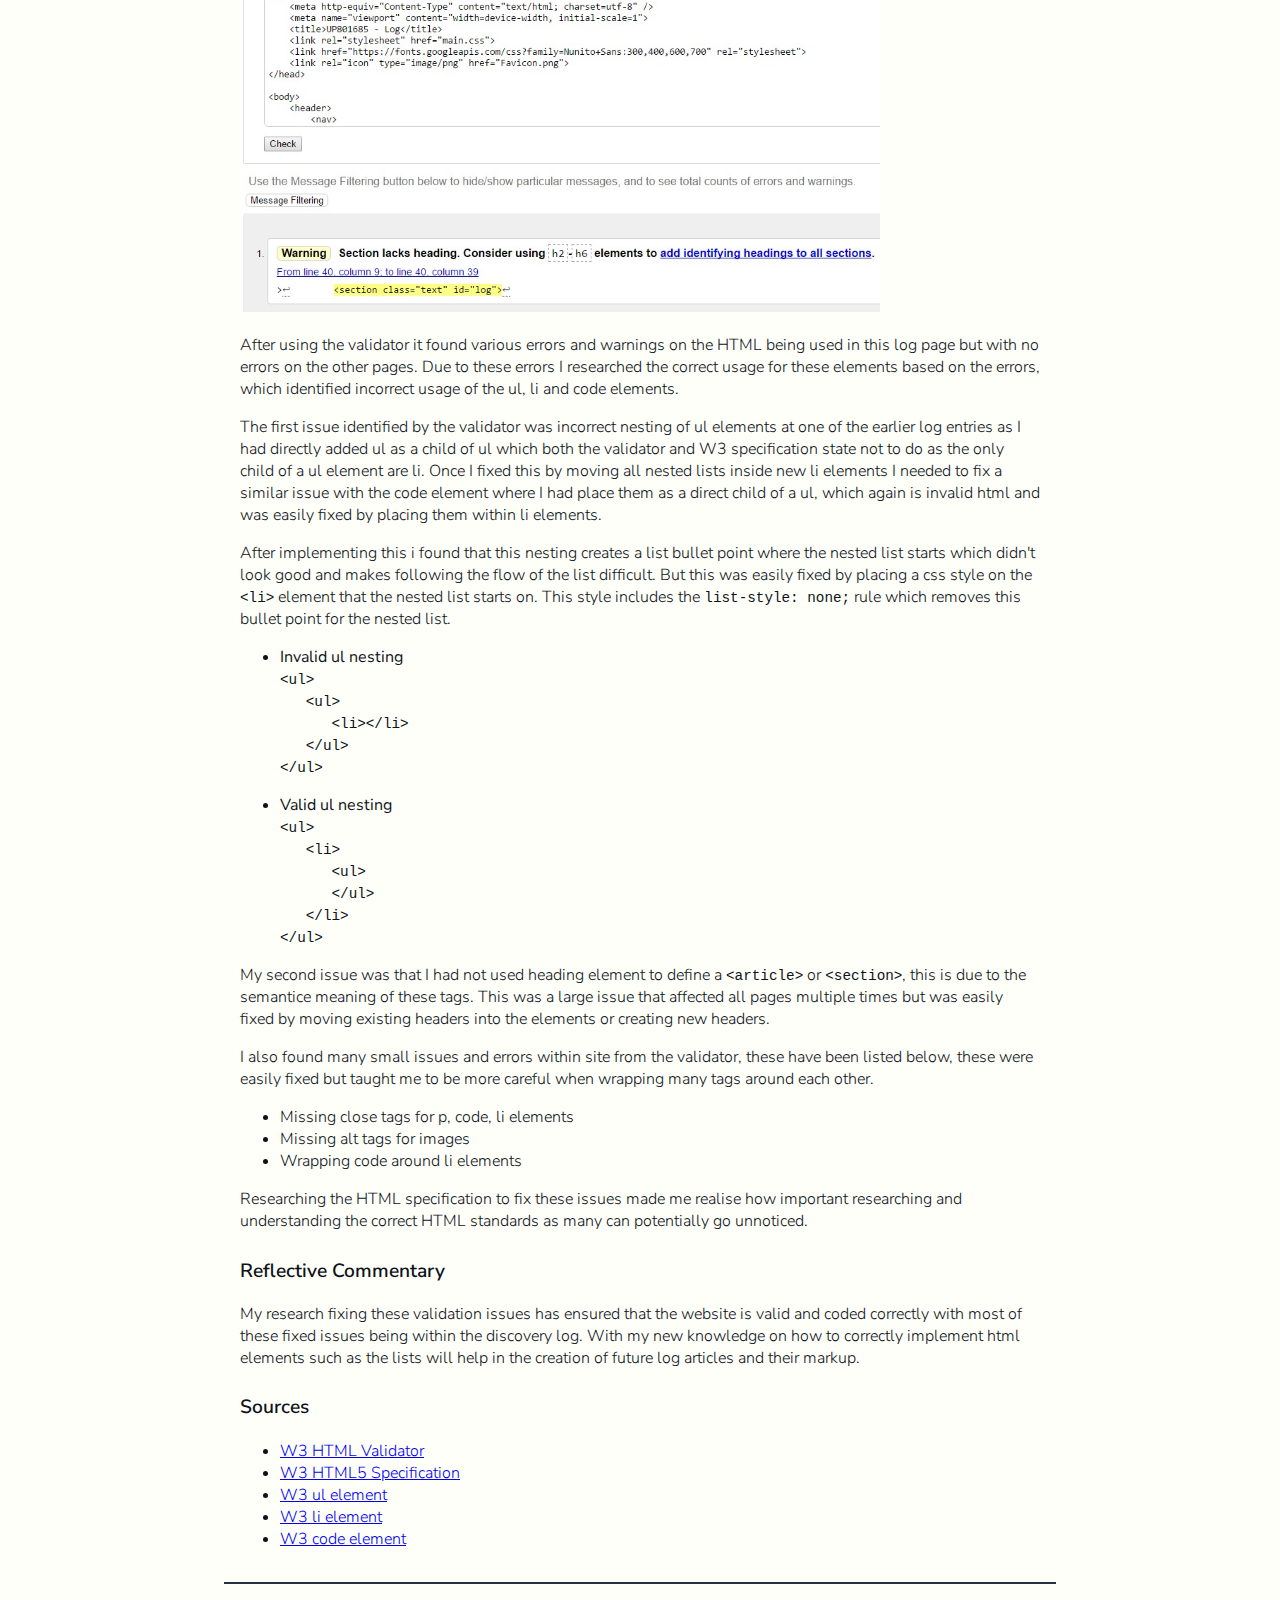
<file: log.html>
<!doctype html>
<html lang="en">

<head>
    <meta http-equiv="Content-Type" content="text/html; charset=utf-8" />
    <meta name="viewport" content="width=device-width, initial-scale=1">
    <title>UP801685 - Log</title>
    <link rel="stylesheet" href="main.css">
    <link href="https://fonts.googleapis.com/css?family=Nunito+Sans:300,400,600,700" rel="stylesheet">
    <link rel="icon" type="image/png" href="Favicon.png">
</head>

<body>
    <header>
        <nav>
            <section>
                <a href="index.html"><h2 id="initials">801685</h2></a>
                <input type="checkbox" id="overlay-input" />
                <label aria-label="Menu" title="Toggle mobile menu" for="overlay-input" id="overlay-button"><span></span></label>
                <ul>
                    <li><a href="index.html">About Me</a></li>
                    <li><a href="litreview.html">Lit Review</a></li>
                    <li><a href="log.html" class="active">Discovery Log</a></li>
                    <li><a href="otherwork.html">Other Work</a></li>
                </ul>
            </section>
        </nav>
    </header>
    <section id="jumbotron">
        <h1>Discovery Log</h1>
        <h2>Last updated - 4/3/17</h2>
    </section>
    <main>
        <section class="accent" id="intro">
            <article class="container">
                <h4>My discovery log for WebF fully marked up in html and styled with CSS, this log is updated weekly to cover the
            new knowledge and skills I have gained during the week.</h4>
            </article>
        </section>
        <section class="text" id="log">
            <article class="container log-item">
                <h3>Log Entry - 29/9/16</h3>
                <h4>Unix virtual machine</h4>
                <p><a href="https://uop-1-server-per-student-prod.appspot.com/instance/get">Virtual Machine Link</a></p>
                <p>Useful unix commands for the virtual machine:</p>
                <ul>
                    <li><strong>ls</strong> = list files</li>
                    <li><strong>mkdir</strong> = make directory</li>
                    <li><strong>cd</strong> = change current directory</li>
                    <li><strong>rm</strong> = remove file</li>
                    <li><strong>pwd</strong> = print current directory</li>
                    <li><strong>cat</strong> = display file</li>
                    <li><strong>touch</strong> = create / update file</li>
                    <li><strong>mv</strong> = move file</li>
                    <li><strong>cp</strong> = copy file</li>
                    <li><strong>nano</strong> = text editor</li>
                    <li><strong>http-server</strong> = launch web server</li>
                </ul>
            </article>
            <article class="container log-item">
                <h3>Log Entry - 6/10/16</h3>
                <h4>Social Engineering Techniques</h4>
                <ul>
                    <li>Phishing, impersonation</li>
                    <li>Physical access (tailgating)</li>
                    <li>Shoulder surfing</li>
                    <li>Dumpster articleing, stealing important information</li>
                    <li>Fake software, trojans</li>
                    <li>Quid pro quo, baiting, pretexting</li>
                </ul>
                <h4>Kevin Mitnick</h4>
                <blockquote>"People inherently want to be helpful and therefore are easily duped"</blockquote>
                <blockquote>“Social engineering cannot be blocked by technology alone”</blockquote>
                <blockquote>"They assume a level of trust in order to avoid conflict"
                </blockquote>
            </article>
            <article class="container log-item">
                <h3>Log Entry - 18/10/16</h3>
                <h4>Reviewing Literature</h4>
                <p>A literature review is a critical evaluation of academic writing, on a particular topic.</p>
                <p>A literature review identifies:</p>
                <ul>
                    <li>Previous research</li>
                    <li>Major concepts</li>
                    <li>Strengths, weaknesses, conflicts and research gaps</li>
                    <li>Different approaches to the topic</li>
                    <li>Potential future work</li>
                </ul>
                <p>Criteria to select good sources:</p>
                <ul>
                    <li>Is it directly relevant</li>
                    <li>Is it authoritative</li>
                    <li>Widely cited</li>
                    <li>Does the evidence support its conclusions</li>
                    <li>Do other papers support / contradict</li>
                </ul>
                <p>A lit review is not:</p>
                <ul>
                  <li>An essay.</li>
                  <li>A detailed write up of one particular source</li>
                  <li>A summary of articles, texts and journals.</li>
                </ul>
                <h4>Sources</h4>
                <ul>
                  <li><a href="http://referencing.port.ac.uk/index.html">University of Portsmouth Referncing Page</a></li>
                  <li><a href="https://scholar.google.co.uk/">Google Scholar</a></li>
                  <li><a href="http://www.port.ac.uk/library/home/">University og Portsmouth Library</a></li>
                </ul>
            </article>
            <article class="container log-item">
                <h3>Log Entry - 27/10/16</h3>
                <h4>Academic Writing</h4>
                <p>When writing academically you should ensure the content is:</p>
                <ul>
                    <li>Evidence based</li>
                    <li>Evaluative</li>
                    <li>Thoughtful</li>
                    <li>Structured</li>
                    <li>Logical</li>
                    <li>Neutral</li>
                    <li>Objective not subjective</li>
                </ul>
                <p>When writing academically you should avoid:</p>
                <ul>
                    <li>Waffle</li>
                    <li>Unqualified statements</li>
                    <li>Streams of consciousness</li>
                    <li>Informality</li>
                    <li>Contractions</li>
                </ul>
                <h4>APA v6, journal article:</h4>
                <blockquote>"Cipolat-Gotet, C. C., Cecchinato, A. A., De Marchi, M. M., & Bittante, G. G. (2013). Factors affecting variation of different measures of cheese yield and
         milk nutrient recovery from an inarticleidual model cheese-manufacturing process."" Journal Of Dairy Science, 96(12), 7952-7965. doi:10.3168/jds.2012-6516</blockquote>
                <h4>Quotation in text:</h4>
                <blockquote>"similarity to the consumer." (Taylor et al. (2011, p.61).</blockquote>
            </article>
            <article class="container log-item">
                <h3>Log Entry - 10/11/16</h3>
                <h4>Markup Introduction</h4>
                <p>HTML = HyperText Markup Language</p>
                <p>CSS = Cascading Style Sheets</p>
                <p>Basic HTML elements:</p>
                <ul>
                    <li><strong>&lt;!doctype html&gt;</strong> = Specifies that the document is HTML document, the doctype also specifies that this is HTML5 document.</li>
                    <li><strong>&lt;p&gt;</strong> = A paragraph of Text.</li>
                    <li><strong>&lt;h1&gt;</strong> = A text heading, these start at h1 going down to h6, the h1 represents the highest level and most important heading within the page.</li>
                    <li><strong>&lt;head&gt;</strong> = A section that provides metadata about the page such as title, links (CSS, scripts).</li>
                    <li><strong>&lt;title&gt;</strong> = Defines page title which is shown on the browser tab, this title should be short and define exactly what the page is about.</li>
                    <li><strong>&lt;link&gt;</strong> = Creates a link with an external resource such as style sheets and favicons.</li>
                    <li><strong>&lt;a&gt;</strong> = Creates a hyperlink to another page via a URL, which can be absolute or relative for links within the current website.</li>
                    <li><strong>&lt;ul&gt;</strong> = Creates an unordered list of items, with the default showing bullet points for each list item within.</li>
                    <li><strong>&lt;ol&gt;</strong> = Creates an ordered list of items, with the default showing ascending numbers for each list item.</li>
                    <li><strong>&lt;li&gt;</strong> = Creates a list item which should be placed within a ul or ol element, list content should be placed within the li tags.</li>
                </ul>
                <p>Basic CSS selectors:</p>
                <ul>
                    <li><strong>p {}</strong> = Select all of specified element type.</li>
                    <li><strong>#title {}</strong> = Select single element with the specified id.</li>
                    <li><strong>.introduction {}</strong> = Select all elements that use the specified class.</li>
                    <li><strong>h1, h2, .intro</strong> = Multiple element/ids/classes grouped within selector minimising the amount of CSS required to style element.</li>
                    <li><strong>.introduction &gt; h2</strong> = Select all elements that are a direct child of the first element.</li>
                </ul>
                <p>Basic CSS properties:</p>
                <ul>
                    <li><strong>color</strong> = Set text colour via direct reference(red, green etc), hex code, rgb.</li>
                    <li><strong>border</strong> = Set the elements border, e.g <code>border: 5px solid red;</code></li>
                    <li><strong>font-family</strong> = Set font family being used for elements.</li>
                    <li><strong>font-size</strong> = Set size of the text within his element.</li>
                    <li><strong>font-weight</strong> = Set weight of the font.</li>
                    <li><strong>text-align</strong> = Set the text's horizontal alignment either left, right center.</li>
                    <li><strong>display</strong> = Set the how the element is displayed. </li>
                    <li><strong>margin</strong> = Sets all side of the elements margin.</li>
                    <li><strong>padding</strong> = Set the element's padding.</li>
                </ul>
                <h4>Sources</h4>
                <ul>
                    <li><a href="https://developer.mozilla.org/en-US/docs/Web/HTML">Mozilla HTML Guide</a></li>
                    <li><a href="https://developer.mozilla.org/en-US/docs/Web/HTML/Element ">Moizlla HTML element reference</a></li>
                    <li><a href="https://developer.mozilla.org/en-US/docs/Learn/CSS/Introduction_to_CSS ">Introduction to CSS</a></li>
                </ul>
            </article>
            <article class="container log-item">
                <h3>Log Entry - 17/11/16</h3>
                <h4>Types of Markup</h4>
                <p>Markup: Added to text to help convey its meaning</p>
                <p>Stylesheet: Tells browser how to present markup</p>
                <p>Procedural Markup</p>
                <ul>
                    <li>What to do</li>
                    <li>How it looks</li>
                    <li>Example code: <code>&lt;strong&gt;, &lt;br&gt;, &lt;div&gt;</code></li>
                </ul>
                <p>Descriptive Markup</p>
                <ul>
                    <li>What it means</li>
                    <li>Not how it looks or what to do</li>
                    <li>Example code: <code>&lt;main&gt;, &lt;section&gt;, &lt;aside&gt;</code></li>
                </ul>
                <p>Using descriptive markup is preferable as it is:</p>
                <ul>
                    <li>Easier to understand</li>
                    <li>Easier to maintain</li>
                    <li>Creates smaller five sizes</li>
                </ul>
            </article>
            <article class="container log-item">
                <h3>Log Entry - 24/11/16</h3>
                <h4>Addressing on the Web</h4>
                <p>Anatomy of URL</p>
                <img src="img/urlAnatomy.png" alt="Diagram of showing segments of a URL">
                <p>A DNS is a record of domains and their IP adresses</p>
                <p>Ports</p>
                <ul>
                    <li>Over 65,000</li>
                    <li>Under 1024 are used for specific purposes</li>
                    <li>HTTP = 80</li>
                    <li>HTTPS = 443</li>
                    <li>SSH = 22</li>
                    <li>FTP = 21</li>
                </ul>
                <p>Query strings: Pass strings via URL allowing server scripts to interpret them, e.g http://www.example.com/index.html?name=matt&food=pie</p>
                <p>HTTP: Defines how messages are formatted and transmitted and how browsers and servers respond to these commands. Entering a HTTP url means you are sending a HTTP GET request</p>
                <p>Fragments: Loads page and looks for element with passed fragment, e.g index.html#cake</p>
                <ul>
                    <li><code>&lt;a href="index.html#about"&gt;About section link&lt;/a&gt;</code></li>
                    <li><a href="index.html#about">About section link</a></li>
                </ul>
                <p>Absolute URL’s: Link directly to the html page</p>
                <ul>
                    <li><code>&lt;a href="http://port.ac.uk"&gt;Portsmouth Uni Link&lt;/a&gt;</code></li>
                    <li><a href="http://port.ac.uk">Portsmouth Uni Link</a></li>
                </ul>
                <p>Relative URL’s: Links to the html page relative current page</p>
                <ul>
                    <li><code>&lt;a href="/otherwork.html"&gt;Other Work Link&lt;/a&gt;</code></li>
                    <li><a href="otherwork.html">Other Work Link</a></li>
                </ul>
                <p>Target attribute: Target ="_blank", open link in new window</p>
                <ul>
                    <li><code>&lt;a target ="_blank" href="/otherwork.html"&gt;Other Work Link&lt;/a&gt;</code></li>
                    <li><a target="_blank" href="otherwork.html">Other Work Link</a></li>
                </ul>
                <h4>Reflective Commentary</h4>
                <p>The research on the a element and hyperlinking allowed me to add links across the website and the discovery log source sections so that the resources used for research can be easily accessed. With the research on the fragment and relative urls helping in creating more useful links that go directly to the relevant content.</p>
                <h4>Sources</h4>
                <ul>
                    <li><a href="https://developer.mozilla.org/en/docs/Web/HTML/Element/a">MDN a Element</a></li>
                    <li><a href="https://dev.w3.org/html5/spec-preview/the-a-element.html">W3 a element</a></li>
                </ul>
            </article>
            <article class="container log-item">
                <h3>Log Entry - 1/12/16</h3>
                <h4>Multimedia in HTML</h4>
                <p><strong>&lt;img&gt;</strong> = Image element</p>
                <ul>
                    <li>href = Image source, can be absolute or relative</li>
                    <li>alt = Alternative text, always use</li>
                    <li>title = Tooltip on mouseover</li>
                </ul>
                <p><strong>&lt;figure&gt;</strong> = Specify self-contained content, such as images.</p>
                <p><strong>&lt;figcaption&gt;</strong> = Caption associated with figure, such as a description of the figure content.</p>
                <p><strong>&lt;picture&gt;</strong> = Specifies container for multiple source elements.</p>
                <p><strong>&lt;source&gt;</strong> = Specifies media element for use with picture, audio and video elements.</p>
                <p>Solution for specifying multiple image sources based on screen width.</p>
                <ul>
                    <li><code>&lt;picture&gt;</code></li>
                    <li><code>&lt;source media="(min-width: 700px)" srcset="img/abstractIso1.png"&gt;</code></li>
                    <li><code>&lt;source media="(min-width: 600px)" srcset="img/abstractIso2.png"&gt;</code></li>
                    <li><code>&lt;/picture&gt;</code></li>
                </ul>
                <picture>
                    <source media="(min-width: 800px)" srcset="img/abstractIso1.png">
                    <source media="(min-width: 500px)" srcset="img/abstractIso2.png">
                    <img src="img/test1.jpg" alt="Image of laptop on desk">
                </picture>
                <p>Solution for video with autoplay, source, as well as alternative if video fails to load.</p>
                <ul>
                    <li><code>&lt;video autoplay&gt;</code></li>
                    <li><code>&lt;source&gt; src="i/testcard.webm" type='video/webm; codecs="vp8, vorbis"&gt;&lt;/source&gt;</code></li>
                    <li><code>&lt;p&gt;Sorry, your browser doesn't do video.&lt;/p&gt;</code></li>
                    <li><code>&lt;/video&gt;</code></li>
                </ul>
                <p>The video below demonstrates this solution with additional features from more later research including subtitles.</p>
                <video aria-label="Video showing view outside my window" controls muted preload="metadata">
                  <source src="vid/video.webm" type="video/webm">
                  <source src="vid/video.mp4" type="video/mp4">
                  <track label="English" kind="captions" src="vid/captions.vtt" srclang="en" default>
                  <p>Sorry, you browser cannot load this video.</p>
                </video>
                <p>Additional css properties learnt:</p>
                <ul>
                    <li><strong>Sizes</strong></li>
                    <li class="list-noStyle">
                        <ul>
                            <li>percent = %</li>
                            <li>pixels (not recommended to use) = px</li>
                            <li>em (relative to font-size) = em</li>
                            <li>viewport width = vw</li>
                            <li>viewport height = vh</li>
                        </ul>
                    </li>
                    <li><strong>opacity (0 to 1)</strong> = Change opacity 0 to 1</li>
                    <li><strong>visibility (hidden, visible)</strong> = Change visibility</li>
                    <li><strong>display (none, block, inline, inline-block)</strong> = Change display mode</li>
                    <li><strong>float (left, right, none)</strong> = Change object float</li>
                    <li><strong>clear (none, left, right, both, initial, inherit)</strong> = Change object clear mode</li>
                </ul>
                <h4>Reflective Commentary</h4>
                <p>The research on the image elements allowed me to add images to the website and discovery log where information could be better displayed graphically. The CSS also learnt during this week helped me style these images to suit the discovery logs structure and presentation. Research on using the video and source elements helped me add videos to the discovery log and otherwork pages with the multiple source implementation ensuring compatibility across browsers and devices.</p>
                <h4>Sources</h4>
                <ul>
                    <li><a href="https://developer.mozilla.org/en-US/docs/Web/HTML/Element/img">MDN Img Element</a></li>
                    <li><a href="https://developer.mozilla.org/en-US/docs/Web/HTML/Element/figure">MDN Figure Element</a></li>
                    <li><a href="https://developer.mozilla.org/en-US/docs/Web/HTML/Element/figcaption">MDN Figcaption Element</a></li>
                    <li><a href="https://developer.mozilla.org/en-US/docs/Web/HTML/Element/picture">MDN Picture Element</a></li>
                    <li><a href="https://developer.mozilla.org/en-US/docs/Web/HTML/Element/source">MDN Source Element</a></li>
                    <li><a href="https://developer.mozilla.org/en/docs/Web/HTML/Element/video">MDN Video Element</a></li>
                </ul>
            </article>
            <article class="container log-item">
                <h3>Log Entry - 8/12/16</h3>
                <h4>Semantic Elements</h4>
                <p>Structural Elements</p>
                <ul>
                    <li><strong>&lt;article&gt;</strong> = Represents self-contained content that is independently distributable, e.g forum posts, blog entries, discovery log entries.</li>
                    <li><strong>&lt;section&gt;</strong> = Represents generic website sections, these should be themtically grouped with a heading defining the sections theme.</li>
                    <li><strong>&lt;main&gt;</strong> = Represents content that consists of the pages central topic.</li>
                    <li><strong>&lt;footer&gt;</strong> = Represents the footer of the page or element, this could contain content that is helpful but extremely import such as copyright or related links.</li>
                    <li><strong>&lt;header&gt;</strong> = Represents content that is introductory or navigation in nature, such as navigation bars, search bars, logos, titles.</li>
                    <li><strong>&lt;aside&gt;</strong> = Represents content that is related to the pages main content but is displayed seperately, potentially as a siderbar.</li>
                    <li><strong>&lt;nav&gt;</strong> = Represents section of the page that provides navigation features such as a navigation bar or search bar.</li>
                </ul>
                <p>Presentation Elements</p>
                <ul>
                    <li><strong>&lt;i&gt;</strong> = Represents text that is distinct to the main text, displayed in italics as default.</li>
                    <li class="list-noStyle">
                        <ul>
                            <li><i>This is how the i element renders</i></li>
                        </ul>
                    </li>
                    <li><strong>&lt;em&gt;</strong> = Represents text that is emphasised, displayed in bold text as default.</li>
                    <li class="list-noStyle">
                        <ul>
                            <li><em>This is how the em element renders</em></li>
                        </ul>
                    </li>
                    <li><strong>&lt;strong&gt;</strong> = Represents text that is distinct to the main text, but without additional importance such as keywords, displayed in bold text as default.</li>
                    <li class="list-noStyle">
                        <ul>
                            <li><strong>This is how the strong element renders</strong></li>
                        </ul>
                    </li>
                    <li><strong>&lt;strong&gt;</strong> = Represents text that is distinct from main text due to strong importance, displayed in bold text as default.</li>
                    <li class="list-noStyle">
                        <ul>
                            <li><strong>This is how the strong element renders</strong></li>
                        </ul>
                    </li>
                    <li><strong>&lt;u&gt;</strong> = Represents text that is distinct from main text and displayed with an underline.</li>
                    <li class="list-noStyle">
                        <ul>
                            <li><u>This is how the u element renders</u></li>
                        </ul>
                    </li>
                </ul>
                <h4>Discovery Log Markup</h4>
                <p>During the transfer and markup of the discovery log to this website I noticed that I would need to show the html code within the log. This is a problem as &lt; and &gt; symbols are automatically interpreted by html as tags even when they
                    are being used to provide code examples. This meant I had to research methods of fixing this issue.</p>
                <p> During my research I found the <strong>&lt;code&gt;</strong> element, this represents a section of code, displayed in the monospace font by default. Once I learnt about this element I replaced all html code examples with this element to
                    improve the presentation of the log and making it easier to understand what text is code.</p>
                <p>Next I needed to research how to place &lt; and &gt; symbols without them being interpreted as html tags. Based on my research I found out about html character references, this allows the placement of text symbols including less than and
                    greather than symbols.</p>
                <p>Symbols include:</p>
                <ul>
                    <li><strong>Greater than = </strong>&<code>gt;</code> , &gt;</li>
                    <li><strong>Less than = </strong>&<code>lt;</code> , &lt;</li>
                    <li><strong>Left arrow = </strong>&<code>larr;</code> , &larr;</li>
                    <li><strong>Right arrow = </strong>&<code>rarr;</code> , &rarr;</li>
                </ul>
                <h4>Reflective Commentary</h4>
                <p>My research on the html symbols available helped not only style this log entries but future entries where more detailed html code will need to be marked up to fully describe my research and implementation. </p>
                <h4>Sources</h4>
                <ul>
                    <li><a href="https://developer.mozilla.org/en/docs/Web/HTML/Element">MDN HTML Elements</a></li>
                    <li><a href="https://developer.mozilla.org/en-US/docs/Web/HTML/Element/code">MDN Code Element</a></li>
                    <li><a href="https://dev.w3.org/html5/html-author/charref">W3 HTML Character References</a></li>
                </ul>
            </article>
            <article class="container log-item">
                <h3>Log Entry - 8/1/17</h3>
                <h4>HTML Accessibility features</h4>
                <p>Aria-label</p>
                <ul>
                    <li>The aria-label attribute is used to aid site accessibility as the attribute contains a string that labels the element.</li>
                    <li>This should be used on elements that have no text being displayed such as buttons that only use icons.</li>
                    <li><code>&lt;button aria-label="Close"&gt;X&lt;/button&gt;</code></li>
                    <li><em>For this website the aria label has been used to label the menu button to ensure accessibility by describing the element through text where the user cannot see or understand the element's meaning.</em></li>
                </ul>
                <p>HTML5 Video captions</p>
                <ul>
                    <li>To ensure site accessibility all videos within the site should have captions which describe what is happening or being said within the video.</li>
                    <li>To implement this the <strong>&lt;track&gt;</strong> element should be placed inside the video element along with the source elements.</li>
                    <li class="list-noStyle">
                        <ul>
                            <li><code>&lt;track label="English" kind="subtitles" srclang="en" src="captions.vtt" default&gt; </code></li>
                        </ul>
                    </li>
                    <li>A captions file also needs to be linked as a source within this track element, this requires a specific format and the caption text within.</li>
                    <li class="list-noStyle">
                        <ul>
                            <li><code>WEBVTT 00:01.000 --&gt; 00:04.000 Captions between the first second to the fourth.</code></li>
                        </ul>
                    </li>
                </ul>
                <h4>Reflective Commentary</h4>
                <p>This research on accessiblity allowed to style the previously implemented video with video captions ensuring that the website is fully accessible. These captions will also be used on other videos within the site such as the other work page, the aria label also ensures accessibility across all pages</p>
                <h4>Sources</h4>
                <ul>
                    <li><a href="https://developer.mozilla.org/en-US/docs/Web/Accessibility/ARIA/ARIA_Techniques/Using_the_aria-label_attribute">MDN Aria-label Guide</a></li>
                    <li><a href="https://developer.mozilla.org/en-US/Apps/Fundamentals/Audio_and_video_delivery/Adding_captions_and_subtitles_to_HTML5_video">MDN Video Subtitle Guide</a></li>
                    <li><a href="https://developer.mozilla.org/en-US/docs/Web/HTML/Element/track">MDN Track Element</a></li>
                </ul>
            </article>
            <article class="container log-item">
                <h3>Log Entry - 15/1/17</h3>
                <h4>Media queries</h4>
                <p>Media queries are used modify CSS based on specified parameters such as the height or width. This allows the page to change styling when the website is loaded using a mobile device or small screen/window.</p>
                <p>There are two methods of implementing these queries, the first involves using a html link element linked to a stylesheet with a media attribute that will use that stlesheet if the media parameter is met. The other method is directly entered
                    within a style sheet and involves using a <code>@media</code> selector with the media parameter in brackets within the sheet.</p>
                <ul>
                    <li>Method 1 = <code>&lt;link rel="stylesheet" media="(max-width: 800px)" href="example.css" /&gt;</code></li>
                    <li>Method 2 = <code>@media (max-width: 600px) {.facet_sidebar {display: none;}}</code></li>
                </ul>
                <p>Within this site I then used these queries to change styles depending on screen width and height, the different styles included changing padding, margins, font sizes and the navigation menu.</p>
                <p>Below is an example of a media query within this website which sets the padding-top to 10% if the screen is under 500 pixels wide such as on phones.</p>
                <ul>
                    <li><code>@media (max-width: 500px) { body { padding-top: 10%; } }</code></li>
                </ul>
                <h4>Reflective Commentary</h4>
                <p>My research on media queries has been used across the website to ensure that the websites elements scale across all screen sizes. This is especially requried on the lit review and discovery log pages where large amounts of text, images and videos are shown at once. But my use of these queries is not optimal with many redundant selectors and properties and should be cleaned up in the future to make the queries easier to read.</p>
                <h4>Sources</h4>
                <ul>
                    <li><a href="https://developer.mozilla.org/en-US/docs/Web/CSS/Media_Queries">MDN Media Queries</a></li>
                    <li><a href="https://developer.mozilla.org/en-US/docs/Web/CSS/Media_Queries/Using_media_queries">MDN Using Media Queries</a></li>
                </ul>
            </article>
            <article class="container log-item">
                <h3>Log Entry - 22/1/17</h3>
                <h4>HTML Interactivity via CSS</h4>
                <p>To make the website more interactive and aesthetically pleasing I needed to add interactivity to the navigation menu items and the link buttons. For the navigation items I wanted a underline animation below each link when the user's mouse
                    hovers over the link, which helps indicate to the user that it is a link. For the link buttons I only wanted the button background colour to change once the user hovers the button. </p>
                <p>To implement these features I researched the available HTML and CSS elements I would need. From this research I found the CSS :hover pseudo class which causes a CSS style to appear if the styled element is hovered over which is what I
                    needed to create both interactions.</p>
                <ul>
                    <li>Example 1 = <code>a:hover { background: red;}</code></li>
                    <li>Example 2 = <code>.button:hover { padding: 2em;}</code></li>
                </ul>
                <p>During my research I also found the :before pseudo class which creates another HTML pseudo element within the main element. This is the element I needed to create the link underline which I will style seperately via :before.</p>
                <p>First I implemented the link button hover as it was the most straight forward this involved using the .button class assigned to them and adding the :hover pseudo class to it, with the selctor created I just needed to add the new background
                    colour style within the selector. With this CSS done the button would now changed colour if hovered over.</p>
                <ul>
                    <li><code>.button:hover { background-color:# ff816f; }</code></li>
                </ul>
                <img src="img/buttonGif.gif" class="small-img" alt="Screen recording showing the button hover interaction">
                <p>I then implemented the navigation link underline using both the :before and :hover pseudo elements. To do this within the CSS I added the <code>nav a:before </code> selector with the following style to create the underline effect:</p>
                <ul>
                    <li><code>content: ""; position: absolute; width: 100%; height: 2px; bottom: -5px; border-bottom: 2px solid #EC644B; transform: scale(0,1); transition: transform 0.2s;</code></li>
                </ul>
                <p>Next I needed to add the hover to the link so that the before element would change style, for this I used <code>nav a:hover:before { transform: scale(1);}</code> which scales the underline from 0 to 1 once hovered over.</p>
                <img src="img/underlineGif.gif" class="small-img" alt="Screen recording showing the underline hover interaction">
                <h4>Sources</h4>
                <ul>
                    <li><a href="https://developer.mozilla.org/en/docs/Web/CSS/:hover">MDN :hover pseudo class</a></li>
                    <li><a href="https://developer.mozilla.org/en/docs/Web/CSS/::before">MDN :before pseudo class</a></li>
                </ul>
            </article>
            <article class="container log-item">
                <h3>Log Entry - 29/1/17</h3>
                <h4>Checkbox toggle for mobile menu</h4>
                <p>To implement a mobile menu into the website I decided to use a HTML and CSS only solution via the <code>&lt;input&gt;, &lt;label&gt;</code> elements, these allow for a toggle menu that I will use to make the navigation bar open and close.
                </p>
                <p>The menu first uses the <code>&lt;input&gt;</code> element handle whether that holds a checkbox true or false values which I can use to toggle the navigation menu visibility. This element is meant to create interactive controls that recieve
                    input from the user and can have many different types such as button, checkbox, date, and file. </p>
                <p>Once I added the <code>&lt;input&gt;</code> element to the page I needed use the <code>&lt;label&gt;</code> element in combination with the input as the input element has limited styling possibilities. Due to this I added a <code>&lt;label&gt;</code>                    that takes the users input for the input, this will allow me to use CSS to fully style the label instead of the input element. I acheived this by placing an ID to the input and using this ID name within the label's for attribute, this
                    causes any interactions on the label to affect the input. The HTMl for both of these elements is shown below.</p>
                <ul>
                    <li><code>&lt;input type="checkbox" id="overlay-input" /&gt; </code></li>
                    <li><code>&lt;label aria-label="Menu toggle" for="overlay-input"&gt;</code></li>
                </ul>
                <p>With both of these elements implemented to all pages I needed to handle what happens when the toggle button is clicked. Based on my research I found that I needed to use the CSS <code>:checked</code> pseudo element that will activate a
                    style if the button is clicked.</p>
                <p>As I had already styled the mobile menu by altering the CSS of the standard navigation menu which is a unordered list located with the same HTML parent element allowing me to use CSS general sibling selector to change the menu's style
                    once the button is clicked. The full selector used to handle the menu toggle is shown below.</p>
                <ul>
                    <li><code>input[type=checkbox]:checked ~ ul {</code></li>
                </ul>
                <p>With both the HTML and CSS implemented for this menu I further researched and applied CSS transformations to the menu toggle which indicate to the user whether the menu can be opened or close. For this I used the CSS transform and opacity
                    properties why transform the traditional hamburger menu to a X close once the menu is opened, these also use the :before and :after selectors..</p>
                <ul>
                    <li><code>&:before { transform: rotate(45deg) translate(7px, 7px); opacity: 1; }</code></li>
                    <li><code>&:after { transform: rotate(-45deg) translate(7px, -7px);</code></li>
                </ul>
                <img src="img/menuGif.gif" class="small-img" alt="Screen recording showing the mobile menu interaction">
                <h4>Sources</h4>
                <ul>
                    <li><a href="https://developer.mozilla.org/en-US/docs/Web/HTML/Element/label">MDN Label Element</a></li>
                    <li><a href="https://developer.mozilla.org/en-US/docs/Web/HTML/Element/input">MDN Input Element</a></li>
                    <li><a href="https://developer.mozilla.org/en/docs/Web/CSS/General_sibling_selectors">MDN Sibling Selector</a></li>
                </ul>
            </article>
            <article class="container log-item">
                <h3>Log Entry - 5/2/17</h3>
                <h4>HTML Validation</h4>
                <p>To ensure that the website has been coded correctly I used W3's HTML validator which identifies errors within the HTML where its usage doesn't match W3's HTML specification.</p>
                <img src="img/validation.jpg" alt="Image showing validation of the log page.">
                <p>After using the validator it found various errors and warnings on the HTML being used in this log page but with no errors on the other pages. Due to these errors I researched the correct usage for these elements based on the errors, which
                    identified incorrect usage of the ul, li and code elements.</p>
                <p>The first issue identified by the validator was incorrect nesting of ul elements at one of the earlier log entries as I had directly added ul as a child of ul which both the validator and W3 specification state not to do as the only child
                    of a ul element are li. Once I fixed this by moving all nested lists inside new li elements I needed to fix a similar issue with the code element where I had place them as a direct child of a ul, which again is invalid html and was
                    easily fixed by placing them within li elements.</p>
                <p>After implementing this i found that this nesting creates a list bullet point where the nested list starts which didn't look good and makes following the flow of the list difficult. But this was easily fixed by placing a css style on the
                    <strong><code>&lt;li&gt;</code></strong> element that the nested list starts on. This style includes the <code>list-style: none;</code> rule which removes this bullet point for the nested list.</p>
                <ul>
                    <li><strong>Invalid ul nesting</strong></li>
                    <li class="list-noStyle"><code>&lt;ul&gt;</code></li>
                    <li class="list-noStyle"><code>&nbsp;&nbsp;&nbsp;&lt;ul&gt;</code></li>
                    <li class="list-noStyle"><code>&nbsp;&nbsp;&nbsp;&nbsp;&nbsp;&nbsp;&lt;li&gt;&lt;/li&gt;</code></li>
                    <li class="list-noStyle"><code>&nbsp;&nbsp;&nbsp;&lt;/ul&gt;</code></li>
                    <li class="list-noStyle"><code>&lt;/ul&gt;</code></li>
                </ul>
                <ul>
                    <li><strong>Valid ul nesting</strong></li>
                    <li class="list-noStyle"><code>&lt;ul&gt;</code></li>
                    <li class="list-noStyle"><code>&nbsp;&nbsp;&nbsp;&lt;li&gt;</code></li>
                    <li class="list-noStyle"><code>&nbsp;&nbsp;&nbsp;&nbsp;&nbsp;&nbsp;&lt;ul&gt;</code></li>
                    <li class="list-noStyle"><code>&nbsp;&nbsp;&nbsp;&nbsp;&nbsp;&nbsp;&lt;/ul&gt;</code></li>
                    <li class="list-noStyle"><code>&nbsp;&nbsp;&nbsp;&lt;/li&gt;</code></li>
                    <li class="list-noStyle"><code>&lt;/ul&gt;</code></li>
                </ul>
                <p>My second issue was that I had not used heading element to define a <strong><code>&lt;article&gt;</code></strong> or <strong><code>&lt;section&gt;</code></strong>, this is due to the semantice meaning of these tags. This was a large issue
                    that affected all pages multiple times but was easily fixed by moving existing headers into the elements or creating new headers.</p>
                <p>I also found many small issues and errors within site from the validator, these have been listed below, these were easily fixed but taught me to be more careful when wrapping many tags around each other.</p>
                <ul>
                    <li>Missing close tags for p, code, li elements </li>
                    <li>Missing alt tags for images</li>
                    <li>Wrapping code around li elements</li>
                </ul>
                <p>Researching the HTML specification to fix these issues made me realise how important researching and understanding the correct HTML standards as many can potentially go unnoticed.</p>
                <h4>Reflective Commentary</h4>
                <p>My research fixing these validation issues has ensured that the website is valid and coded correctly with most of these fixed issues being within the discovery log. With my new knowledge on how to correctly implement html elements such as the lists will help in the creation of future log articles and their markup.</p>
                <h4>Sources</h4>
                <ul>
                    <li><a href="https://validator.w3.org">W3 HTML Validator</a></li>
                    <li><a href="https://www.w3.org/TR/html5/">W3 HTML5 Specification</a></li>
                    <li><a href="https://www.w3.org/TR/html5/grouping-content.html#the-li-element">W3 ul element</a></li>
                    <li><a href="https://www.w3.org/TR/html5/grouping-content.html#the-li-element">W3 li element</a></li>
                    <li><a href="https://www.w3.org/TR/html5/text-level-semantics.html#the-code-element">W3 code element</a></li>
                </ul>
            </article>
            <article class="container log-item">
                <h3>Log Entry - 12/2/17</h3>
                <h4>Further accessibility research and implementation </h4>
                <p>While I had placed some accessibility features such as the video subtitles, arial labels and alt tags onto the site I didn't fully meet the W3 Web Content Accessibility Guidelines(WCAG). These guidlines are based on the POUR acronym which
                    stand for <strong>Perceivable Operable Understandable Robust</strong> which contain recommendations for website design, styling and structure to ensure accessibility for all disabilities.</p>
                <p>To ensure that my website meets these guidelines I researched and used a variety of tools.</p>
                <p>The first being the <strong>AChecker Web Accessibility Checker</strong> which allows you to input a website and have it automatically checked against the WCAG and display errors where the website doesn't match the guidlines. These errors
                    include known problems which is code that definitely don't meet the guidelines, likely problems which are likely to be an accessibility issue, and lastly potential problems which includes problems that should be checked over to see
                    if they could be an issue. After testing all the pages I created a list of the problems that should be fixed, I then used this list to fix any of the issues which included missing alt tags, I elements which I replaced with em elements
                    and not meaningful link text. This will be mainly important users with screen readers and phyiscal disabilities affecting how they read and interact with the page.</p>
                <img src="img/accessibility1.png" alt="Image showing the results of the accessibility checker">
                <p>Next I used the <strong>Color Oracle colour blindness simulator</strong> which is program that allows you to view you screen from three different types of colour blindness. I used this tool to view my website which focuses on a light red
                    as the accent colour, and with the main type of colour blindness Deuteranomaly which causes the red to turn to a light brown and green mix. But due to the websites design no colour specific messages are used (e.g red for warning, green
                    for successfull action), this means that the website's functionality is not impacted by colour blindness.</p>
                <img src="img/accessibility2.jpg" alt="Image showing the results of the colour blindness simulator on the website's about me page">
                <p>Lastly i used the <strong>Coblis Colour Blindness simulator </strong> to test if all my images are understandable for colour blind users. This online tool allows you to test uploaded images with the different colour bliness types seperately
                    and together to ensure that all possible combinations makes sense. With this tool I tested most of the website's images that use large amounts of colour to ensure that they would still be understable by colourblind users. </p>
                <img src="img/accessibility3.png" alt="Image showing the results of the colour blindness simulator on the website's main background image">
                <h4>Sources</h4>
                <ul>
                    <li><a href="https://www.w3.org/WAI/WCAG20/quickref/">W3 WCAG 2.0 Guidlines</a></li>
                    <li><a href="https://www.w3.org/TR/WCAG-EM/">W3 WCAG-EM</a></li>
                    <li><a href="http://achecker.ca/checker/index.php">AChecker Web Accessibility Checker</a></li>
                    <li><a href="http://colororacle.org/index.html">Color Oracle</a></li>
                    <li><a href="http://www.color-blindness.com/coblis-color-blindness-simulator/">Coblis Colour Blindness Simulator</a></li>
                </ul>
            </article>
            <article class="container log-item">
                <h3>Log Entry - 17/2/17</h3>
                <h4>Creating and Implementing SVG</h4>
                <p>Within the site I have used standard jpeg and png images so implement graphics these graphics formats are not suitable for icons and other high detail graphics. This is were SVG is suitable as it does not store each pixels colour and generate
                    the image from those pixels but instead generates lines and shapes via code or through editing programs. This means that only the positions, size and colours of the graphics is stored allowing for the full scaling of these SVG images.
                    This is especially useful for icons such as social media buttons as they will look good accross all screen sizes and devices.</p>
                <p>First I created a SVG image via a free program Inkscape which allows for the graphical editing of SVG images. This image includes a desktop computer next to a monitor, these were created via the rectangle and circle elements with either
                    full fill or a brush style for an outline.</p>
                <img src="img/computerDrawing.png" alt="">
                <p>SVG images can be implemented into HTML via the <strong>&lt;img&gt;</strong> element. This is done by add the SVG file address to the src attribute just as you would with a normal image file. The html used to insert the image is below
                    as well as the implemented image.</p>
                <ul>
                    <li><code>&lt;img src="computerDrawing.svg" alt="Image of a desktop computer and monitor."&gt;</code></li>
                </ul>
                <img class="small-img" src="img/computer.svg" alt="Image of a desktop computer and monitor.">
                <p>SVG can also be edited directly via XML within the HTML pages or create the SVG file externally and link it within the HTML via the <strong>&lt;object&gt;</strong> element. Below is a list of the different elements that create SVG content
                    and the attributes used to modify them.</p>
                <ul>
                    <li><strong>&lt;svg&gt;</strong> = Create the SVG element in which all of the SVG content should be within.</li>
                    <li class="list-noStyle">
                        <ul>
                            <li><code>&lt;width&gt;</code> = Set the width of the SVG element</li>
                            <li><code>&lt;height&gt;</code> = Set the height of the SVG element</li>
                        </ul>
                    </li>
                </ul>
                <ul>
                    <li><strong>All graphics element attributes</strong></li>
                    <li class="list-noStyle">
                        <ul>
                            <li><code>&lt;style&gt;</code> = Set the style of the element, using parameters including fill, stroke, stroke-width.</li>
                            <li><code>&lt;class&gt;</code> = Set the element's class which is used to style the element.</li>
                        </ul>
                    </li>
                </ul>
                <ul>
                    <li><strong>&lt;circle&gt;</strong> = Create a SVG circle element.</li>
                    <li class="list-noStyle">
                        <ul>
                            <li><code>&lt;cx&gt;</code> = Sets on the x-axis coordinate the centre of the circle.</li>
                            <li><code>&lt;cy&gt;</code> = Sets on the y-axis coordinate the centre of the circle.</li>
                            <li><code>&lt;r&gt;</code> = Set the circles radius</li>
                        </ul>
                    </li>
                </ul>
                <ul>
                    <li><strong>&lt;rect&gt;</strong> = Create a SVG rectangle element.</li>
                    <li class="list-noStyle">
                        <ul>
                            <li><code>&lt;x&gt;</code> = Set on the x-axis coordinate the rectangle's top left corner.</li>
                            <li><code>&lt;y&gt;</code> = Set on the y-axis coordinate the rectangle's top left corner.</li>
                            <li><code>&lt;rx&gt;</code> = Set on the x-axis the rectangle's corner.</li>
                            <li><code>&lt;ry&gt;</code> = Set on the y-axis the rectangle's corner.</li>
                            <li><code>&lt;width&gt;</code> = Set the rectangles width.</li>
                            <li><code>&lt;height&gt;</code> = Set the rectangles height.</li>
                        </ul>
                    </li>
                </ul>
                <ul>
                    <li><strong>&lt;polygon&gt;</strong> = Create a SVG polygon element, which is a close shape of connected straight lines.</li>
                    <li class="list-noStyle">
                        <ul>
                            <li><code>&lt;points&gt;</code> = Set the x and y location of each point.</li>
                        </ul>
                    </li>
                </ul>
                <ul>
                    <li><strong>&lt;ellipse&gt;</strong> = Create a SVG ellipse element.</li>
                    <li class="list-noStyle">
                        <ul>
                            <li><code>&lt;cx&gt;</code> = Sets on the x-axis the centre of the ellipse.</li>
                            <li><code>&lt;cy&gt;</code> = Sets on the y-axis the centre of the ellipse.</li>
                            <li><code>&lt;rx&gt;</code> = Set the ellipse's x radius.</li>
                            <li><code>&lt;ry&gt;</code> = Set the ellipse's y radius.</li>
                        </ul>
                    </li>
                </ul>
                <ul>
                    <li><strong>&lt;line&gt;</strong> = Create a SVG line element, which creates a line between two specified points.</li>
                    <li class="list-noStyle">
                        <ul>
                            <li><code>&lt;x1&gt;</code> = Set on the x-axis the location of the first point.</li>
                            <li><code>&lt;x2&gt;</code> = Set on the x-axis the location of the second point.</li>
                            <li><code>&lt;y1&gt;</code> = Set on the y-axis the location of the first point.</li>
                            <li><code>&lt;y1&gt;</code> = Set on the y-axis the location of the second point.</li>
                        </ul>
                    </li>
                </ul>
                <ul>
                    <li><strong>&lt;text&gt;</strong> = Create a SVG text element, the text is placed within the two tags.</li>
                    <li class="list-noStyle">
                        <ul>
                            <li><code>&lt;x&gt;</code> = Set on the x-axis coordinate the text's top left corner.</li>
                            <li><code>&lt;y&gt;</code> = Set on the y-axis coordinate the text's top left corner.</li>
                            <li><code>&lt;text-anchor&gt;</code> = Set the text's alignment either to the start, middle or end of the text element</li>
                        </ul>
                    </li>
                </ul>
                <p>Below is the xml for a rounded rectangle with a fill of red and a black stroke of width 1 around the rectangle.</p>
                <ul>
                    <li><code>&lt;svg width="200" height="100" xmlns="http://www.w3.org/2000/svg"&gt;</code></li>
                    <li><code>&lt;rect x="50" y="10" rx="10" ry="10" width="80" height="80"
                  style="fill:red;stroke:black;stroke-width:1;"/&gt;</code></li>
                    <li><code>&lt;/svg&gt;</code></li>
                </ul>
                <p>Below is this rounded rectangle inserted via the <strong>&lt;object&gt;</strong> element.</p>
                <ul>
                    <li><code>&lt;object type="image/svg+xml" data="img/roundRect.svg" class="list-noStyle"&gt;&lt;/object&gt;</code></li>
                </ul>
                <object type="image/svg+xml" data="img/roundRect.svg" class="list-noStyle">
                  Image of a rounded rectangle demonstrating svg.
                </object>
                <p>SVG objects can also be directly styled via CSS. In the example below I have used a css class and element reference to style the background of the svg element to a peach colour and changed the rectangle width to 40 pixels.</p>
                <ul>
                    <li><code>svg &gt; rect { width: 40px; }</code></li>
                </ul>
                <svg id="svg-example" width="200" height="100" xmlns="http://www.w3.org/2000/svg">
                    <rect x="50" y="10" rx="10" ry="10" width="80" height="80"
                    style="fill:red;stroke:black;stroke-width:1;"/>
                </svg>
                <h4>Sources</h4>
                <ul>
                    <li><a href="https://www.w3.org/TR/SVG/">W3C SVG Guide</a></li>
                    <li><a href="https://developer.mozilla.org/en-US/docs/Web/SVG/Applying_SVG_effects_to_HTML_content">MDN Inserting SVG into HTML</a></li>
                    <li><a href="https://developer.mozilla.org/en-US/docs/Web/SVG/Attribute">MDN SVG Attribute References</a></li>
                    <li><a href="https://developer.mozilla.org/en-US/docs/Web/SVG/Element">MDN SVG Element References</a></li>
                </ul>
            </article>
            <article class="container log-item">
                <h3>Log Entry - 25/2/17</h3>
                <h4>Implementing google fonts</h4>
                <p>For the websites fonts I needed a font with a blockly bold style for the page titles and a thing font for the main page text ensuring a strong contrast between the pages text and titles. Due to this none of the standard fonts were suitable, instead I searched on the Google Fonts service to find suitable fonts, based on this I found the following fonts: Open Sans, Nunito Sans, Roboto and Montserrat. After analysis of these fonts I found Nunito Sans to be the most suitable font, next I needed to embed this font onto all pages in the website.</p>
                <p>To embed the font I used the following HTML and CSS code within all of the website's pages and style sheets.</p>
                <ul>
                  <li><code>&lt;link href="https://fonts.googleapis.com/css?family=Nunito+Sans" rel="stylesheet"&gt;</code></li>
                  <li><code>font-family: 'Nunito Sans', sans-serif;</code></li>
                </ul>
                <p>With the fonts now installed I needed to style the fonts to meet the pages planned design, this is achieved with the following CSS styles.</p>
                <ul>
                  <li><strong>font-weight</strong> = Specify the font's boldness depending on the available styles, including normal, bold and from numbers 100 to 900.</li>
                  <li><strong>font-size</strong> = Specify the font's size with many different absolute, relative, and global values.</li>
                  <li class="list-noStyle">
                    <ul>
                      <li>px</li>
                      <li>em</li>
                      <li>%</li>
                      <li>inherit</li>
                      <li>initial</li>
                      <li>unset</li>
                      <li>smaller</li>
                      <li>larger</li>
                    </ul>
                  </li>
                  <li><strong>font-style</strong> = Specify the font's style including, normal, italic, and oblique</li>
                </ul>
                <h4>Sources</h4>
                <ul>
                    <li><a href="https://fonts.google.com/">Google Fonts</a></li>
                    <li><a href="https://developer.mozilla.org/en/docs/Web/CSS/font-weight">MDN font-weight Guide</a></li>
                    <li><a href="https://developer.mozilla.org/en/docs/Web/CSS/font-size">MDN font-size Guide</a></li>
                    <li><a href="https://developer.mozilla.org/en/docs/Web/CSS/font-style">MDN font-style Guide</a></li>
                </ul>
            </article>
            <article class="container log-item">
                <h3>Log Entry - 4/3/17</h3>
                <h4>Advanced CSS Selectors</h4>
                <p>To fully style all of the HTML elements with minimal and clean CSS I needed to use advanced CSS selectors. These selectors allow for the certain elements to be quickly selected without using longer unnecessarily complicated combinations of selectors. Some of these I had previously used to style other elements such as the mobile menu and navigation bars while others I used to style the discovery log which needed a few advanced selectors to ensure the correct selection of elements across each log entry.</p>
                <p><strong>List of Advanced CSS Selectors</strong></p>
                <ul>
                  <li><strong>h1 + p</strong> = Adjacent sibling selector, selects elements that follow direct after the first specified element.</li>
                  <li><strong>h1 ~ p</strong> = General sibling selector, selects elements that follow after the first specified element and have the same shared parent.</li>
                  <li><strong>h1 &gt; p</strong> = Child selector, selects elements that are a direct child of the first specified element.</li>
                  <li><strong>h1 p</strong> = Descendant sibliding selector, selects all elements that are children of the first specified element.</li>
                </ul>
                <h4>CSS Pseudo Elements</h4>
                <p>Pseudo elements are added on the end of selectors to further specify which part of the element to style. Within the website I have mainly used the before and after elements for the navigation bar and mobile menu.</p>
                <p><strong>List of CSS Pseudo Elements</strong></p>
                <ul>
                  <li><strong>h1::after</strong> = Creates an additional virtual child element after the element, this allows for additional styling without additional HTML element.</li>
                  <li><strong>h1::before</strong> = Creates an additional virtual child element before the element, this allows for additional styling without additional HTML element.</li>
                  <li><strong>h1::first-letter</strong> = Selects the first letter on the first line of the specified element, allowing for this letter to be styled.</li>
                  <li><strong>h1::first-line</strong> = Selects the first line on the of the specified element, allowing for this line to be styled.</li>
                  <li><strong>h1::selection</strong> = Allows for the styling of selections with limited CSS properties available including color, background-color, cursor, outline, and text-decoration.</li>
                </ul>
                <h4>CSS Pseudo Classes</h4>
                <p>Pseudo classes are added on the end of selectors to style a specified state used by the element. Within the website I have mainly used the hover, checked and active elements for the navigation bar and mobile menu.</p>
                <p><strong>List of CSS Pseudo Classes</strong></p>
                <ul>
                  <li><strong>h1:checked</strong> = Used with the radio, checkbox, and option HTML elements to style their on state.</li>
                  <li><strong>h1:hover</strong> = Used when the element is hovered over by the user.</li>
                  <li><strong>h1:active</strong> = Used with elements that have been activated by interactions.</li>
                  <li><strong>h1:visited</strong> = Used to style elements for links that have been visited previously.</li>
                </ul>
                <h4>Reflective Commentary</h4>
                <p>I have used the advanced CSS selectors, pseudo classes, and elements mainly across the website within the navigation menu and mobile menu but have also been used within the discovery log. These include the selectors to get child elements within each of the individual log entries and pseudo elements to style the log entry element's bottom border.</p>
                <h4>Sources</h4>
                <ul>
                    <li><a href="https://developer.mozilla.org/en-US/docs/Web/CSS/Pseudo-classes">MDN Pseudo Classes Guide</a></li>
                    <li><a href="https://developer.mozilla.org/en-US/docs/Web/CSS/CSS_Selectors">MDN CSS Selectors Guide</a></li>
                    <li><a href="https://developer.mozilla.org/en-US/docs/Web/CSS/pseudo-elements">MDN Pseudo Elements Guide</a></li>

                </ul>
            </article>
        </section>

    </main>
    <footer>
        <a href="http://validator.w3.org/check?uri=referer" target="_blank">HTML Validator</a>
    </footer>
</body>

</html>
</file>
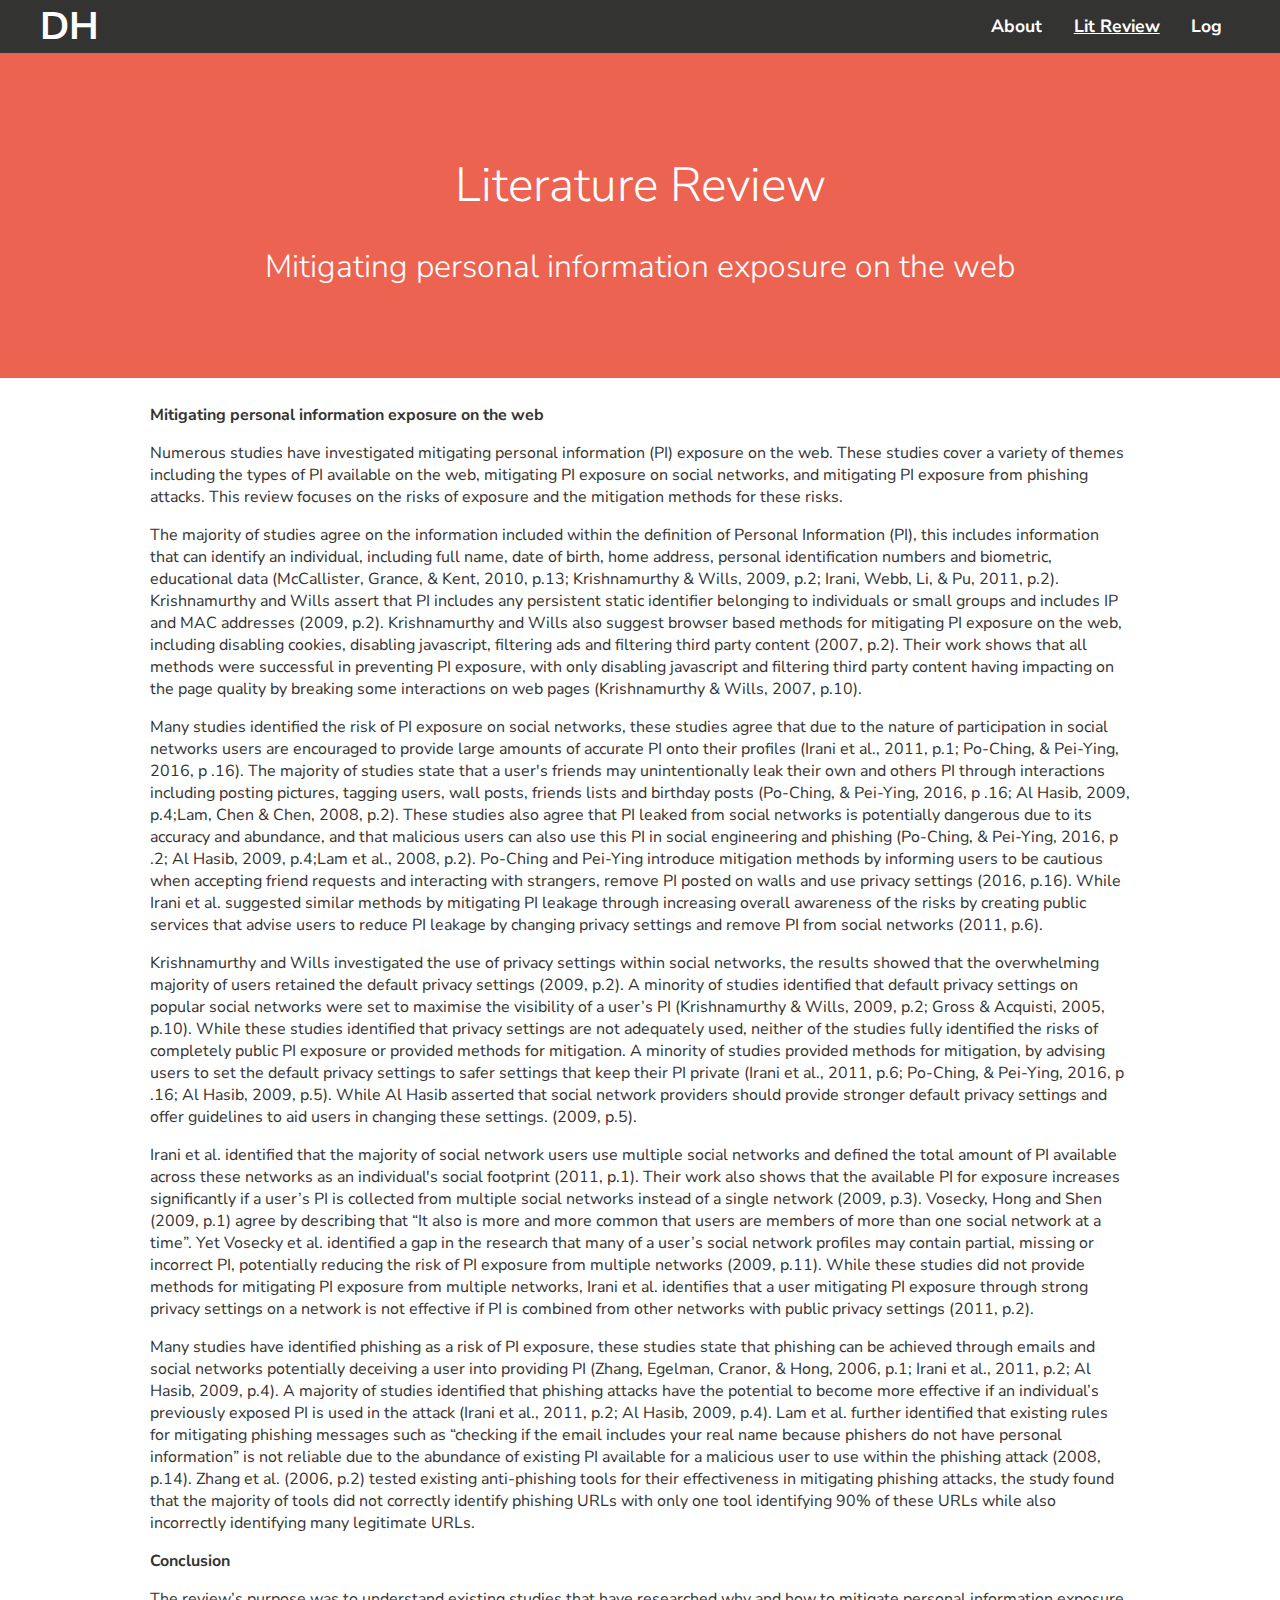
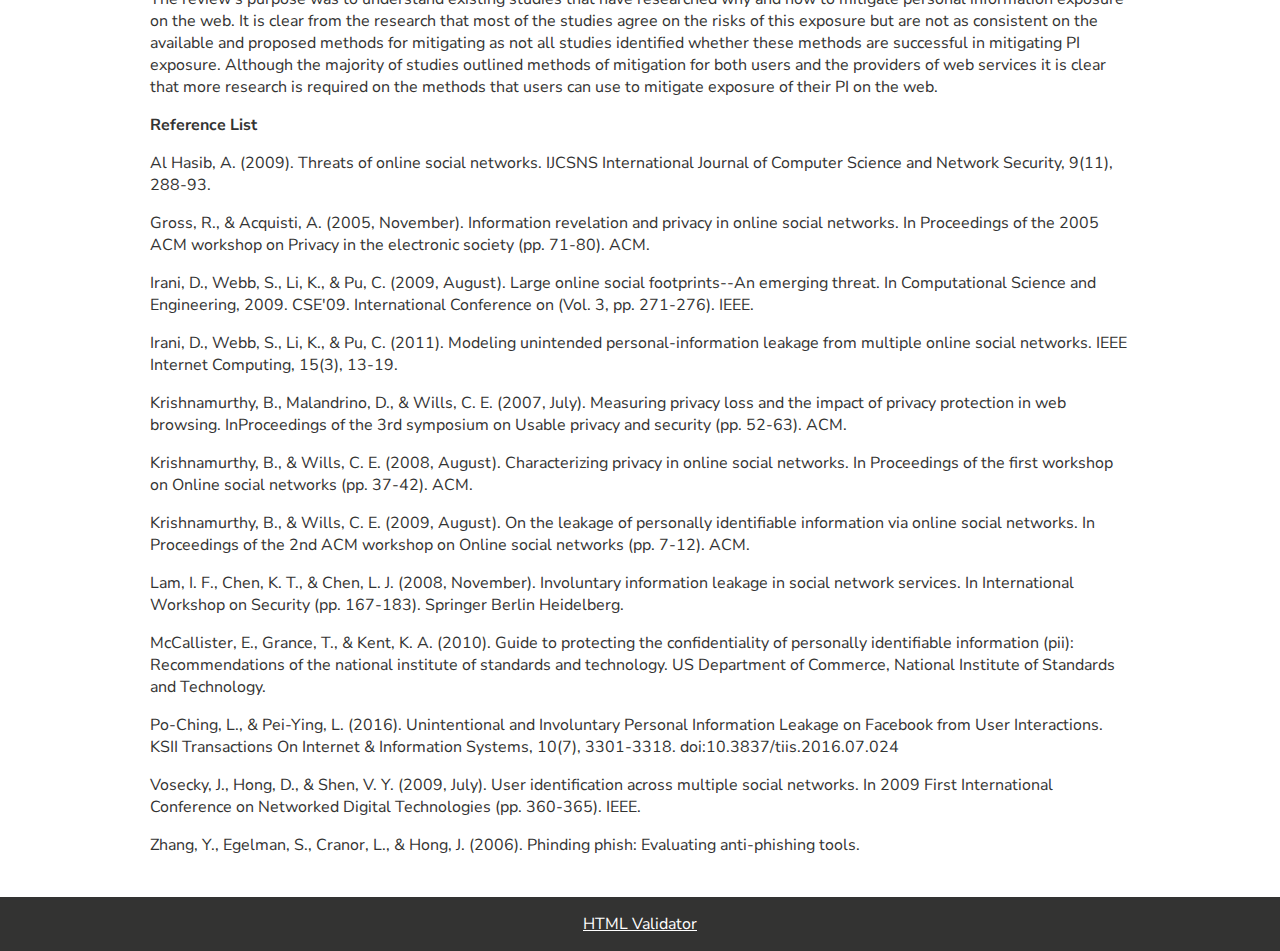
<file: old/litreview.html>
<!doctype html>
<html lang="en">
<head>
  <title>Daniel Hearn</title>
  <link rel="stylesheet" href="main.css">
  <link href="https://fonts.googleapis.com/css?family=Nunito+Sans:300,400,600,700" rel="stylesheet">
  <meta name="viewport" content="width=device-width, initial-scale=1">
  <link rel="icon" type="image/png" href="Favicon.png">
  <script type="text/javascript" src="menu.js"></script>
</head>

<body>
  <section id="overlay">
     <section id="overlay-content">
        <a onclick="closeNav()" id="overlay-menu"><span></span></a>
        <a href="index.html">About</a>
        <a href="litreview.html">Lit Review</a>
        <a href="log.html">Log</a>
      </section>
  </section>
  <nav>
    <section>
      <h2 class="initials">DH</h2>
      <a onclick="openNav()" class="menu"><span></span></a>
      <ul>
        <li><a href="index.html">About</a></li>
        <li><a href="litreview.html" class="active">Lit Review</a></li>
        <li><a href="log.html">Log</a></li>
      </ul>
    </section>
  </nav>
  <section class="jumbotron">
      <h1>Literature Review</h1>
      <h2>Mitigating personal information exposure on the web</h2>
  </section>
  <main>
      <article>
        <h4>Mitigating personal information exposure on the web</h4>
        <p>Numerous studies have investigated mitigating personal information (PI) exposure on the web. These studies cover a variety of themes including the types of PI available on the web, mitigating PI exposure on social networks, and mitigating PI exposure from phishing attacks. This review focuses on the risks of exposure and the mitigation methods for these risks.</p>

        <p>The majority of studies agree on the information included within the definition of Personal Information (PI), this includes information that can identify an individual, including full name, date of birth, home address, personal identification numbers and biometric, educational data (McCallister, Grance, & Kent, 2010, p.13; Krishnamurthy & Wills, 2009, p.2; Irani, Webb, Li, & Pu, 2011, p.2). Krishnamurthy and Wills assert that PI includes any persistent static identifier belonging to individuals or small groups and includes IP and MAC addresses (2009, p.2). Krishnamurthy and Wills also suggest browser based methods for mitigating PI exposure on the web, including disabling cookies, disabling javascript, filtering ads and filtering third party content (2007, p.2). Their work shows that all methods were successful in preventing PI exposure, with only disabling javascript and filtering third party content having impacting on the page quality by breaking some interactions on web pages (Krishnamurthy & Wills, 2007, p.10).</p>

        <p>Many studies identified the risk of PI exposure on social networks, these studies agree that due to the nature of participation in social networks users are encouraged to provide large amounts of accurate PI onto their profiles (Irani et al., 2011, p.1; Po-Ching, & Pei-Ying, 2016, p .16). The majority of studies state that a user's friends may unintentionally leak their own and others PI through interactions including posting pictures, tagging users, wall posts, friends lists and birthday posts (Po-Ching, & Pei-Ying, 2016, p .16; Al Hasib, 2009, p.4;Lam, Chen & Chen, 2008, p.2). These studies also agree that PI leaked from social networks is potentially dangerous due to its accuracy and abundance, and that malicious users can also use this PI in social engineering and phishing (Po-Ching, & Pei-Ying, 2016, p .2; Al Hasib, 2009, p.4;Lam et al., 2008, p.2). Po-Ching and Pei-Ying introduce mitigation methods by informing users to be cautious when accepting friend requests and interacting with strangers, remove PI posted on walls and use privacy settings (2016, p.16). While Irani et al. suggested similar methods by mitigating PI leakage through increasing overall awareness of the risks by creating public services that advise users to reduce PI leakage by changing privacy settings and remove PI from social networks (2011, p.6).</p>

        <p>Krishnamurthy and Wills investigated the use of privacy settings within social networks, the results showed that the overwhelming majority of users retained the default privacy settings (2009, p.2). A minority of studies identified that default privacy settings on popular social networks were set to maximise the visibility of a user’s PI (Krishnamurthy & Wills, 2009, p.2; Gross & Acquisti, 2005, p.10). While these studies identified that privacy settings are not adequately used, neither of the studies fully identified the risks of completely public PI exposure or provided methods for mitigation. A minority of studies provided methods for mitigation, by advising users to set the default privacy settings to safer settings that keep their PI private (Irani et al., 2011, p.6; Po-Ching, & Pei-Ying, 2016, p .16; Al Hasib, 2009, p.5). While Al Hasib asserted that social network providers should provide stronger default privacy settings and offer guidelines to aid users in changing these settings. (2009, p.5).</p>

        <p>Irani et al. identified that the majority of social network users use multiple social networks and defined the total amount of PI available across these networks as an individual's social footprint (2011, p.1). Their work also shows that the available PI for exposure increases significantly if a user’s PI is collected from multiple social networks instead of a single network (2009, p.3). Vosecky, Hong and Shen (2009, p.1) agree by describing that “It also is more and more common that users are members of more than one social network at a time”. Yet Vosecky et al. identified a gap in the research that many of a user’s social network profiles may contain partial, missing or incorrect PI, potentially reducing the risk of PI exposure from multiple networks (2009, p.11). While these studies did not provide methods for mitigating PI exposure from multiple networks, Irani et al. identifies that a user mitigating PI exposure through strong privacy settings on a network is not effective if PI is combined from other networks with public privacy settings (2011, p.2).</p>

        <p>Many studies have identified phishing as a risk of PI exposure, these studies state that phishing can be achieved through emails and social networks potentially deceiving a user into providing PI (Zhang, Egelman, Cranor, & Hong, 2006, p.1; Irani et al., 2011, p.2; Al Hasib, 2009, p.4). A majority of studies identified that phishing attacks have the potential to become more effective if an individual’s previously exposed PI is used in the attack (Irani et al., 2011, p.2; Al Hasib, 2009, p.4). Lam et al. further identified that existing rules for mitigating phishing messages such as “checking if the email includes your real name because phishers do not have personal information” is not reliable due to the abundance of existing PI available for a malicious user to use within the phishing attack (2008, p.14). Zhang et al. (2006, p.2) tested existing anti-phishing tools for their effectiveness in mitigating phishing attacks, the study found that the majority of tools did not correctly identify phishing URLs with only one tool identifying 90% of these URLs while also incorrectly identifying many legitimate URLs.</p>

        <h4>Conclusion</h4>

        <p>The review’s purpose was to understand existing studies that have researched why and how to mitigate personal information exposure on the web. It is clear from the research that most of the studies agree on the risks of this exposure but are not as consistent on the available and proposed methods for mitigating as not all studies identified whether these methods are successful in mitigating PI exposure. Although the majority of studies outlined methods of mitigation for both users and the providers of web services it is clear that more research is required on the methods that users can use to mitigate exposure of their PI on the web.</p>

        <h4>Reference List</h4>
        <p>Al Hasib, A. (2009). Threats of online social networks. IJCSNS International Journal of Computer Science and Network Security, 9(11), 288-93.</p>
        <p>Gross, R., & Acquisti, A. (2005, November). Information revelation and privacy in online social networks. In Proceedings of the 2005 ACM workshop on Privacy in the electronic society (pp. 71-80). ACM.</p>
        <p>Irani, D., Webb, S., Li, K., & Pu, C. (2009, August). Large online social footprints--An emerging threat. In Computational Science and Engineering, 2009. CSE'09. International Conference on (Vol. 3, pp. 271-276). IEEE.</p>
        <p>Irani, D., Webb, S., Li, K., & Pu, C. (2011). Modeling unintended personal-information leakage from multiple online social networks. IEEE Internet Computing, 15(3), 13-19.</p>
        <p>Krishnamurthy, B., Malandrino, D., & Wills, C. E. (2007, July). Measuring privacy loss and the impact of privacy protection in web browsing. InProceedings of the 3rd symposium on Usable privacy and security (pp. 52-63). ACM.</p>
        <p>Krishnamurthy, B., & Wills, C. E. (2008, August). Characterizing privacy in online social networks. In Proceedings of the first workshop on Online social networks (pp. 37-42). ACM.</p>
        <p>Krishnamurthy, B., & Wills, C. E. (2009, August). On the leakage of personally identifiable information via online social networks. In Proceedings of the 2nd ACM workshop on Online social networks (pp. 7-12). ACM.</p>
        <p>Lam, I. F., Chen, K. T., & Chen, L. J. (2008, November). Involuntary information leakage in social network services. In International Workshop on Security (pp. 167-183). Springer Berlin Heidelberg.</p>
        <p>McCallister, E., Grance, T., & Kent, K. A. (2010). Guide to protecting the confidentiality of personally identifiable information (pii): Recommendations of the national institute of standards and technology. US Department of Commerce, National Institute of Standards and Technology.</p>
        <p>Po-Ching, L., & Pei-Ying, L. (2016). Unintentional and Involuntary Personal Information Leakage on Facebook from User Interactions. KSII Transactions On Internet & Information Systems, 10(7), 3301-3318. doi:10.3837/tiis.2016.07.024</p>
        <p>Vosecky, J., Hong, D., & Shen, V. Y. (2009, July). User identification across multiple social networks. In 2009 First International Conference on Networked Digital Technologies (pp. 360-365). IEEE.</p>
        <p>Zhang, Y., Egelman, S., Cranor, L., & Hong, J. (2006). Phinding phish: Evaluating anti-phishing tools.</p>
      </article>
  </main>
  <footer>
    <a href="https://validator.w3.org/nu/?doc=http%3A%2F%2Fdanielhearn.co.uk%2FWEBFPortfolio%2Findex.html" target="_blank">HTML Validator</a>
  </footer>
</body>
</html>
</file>
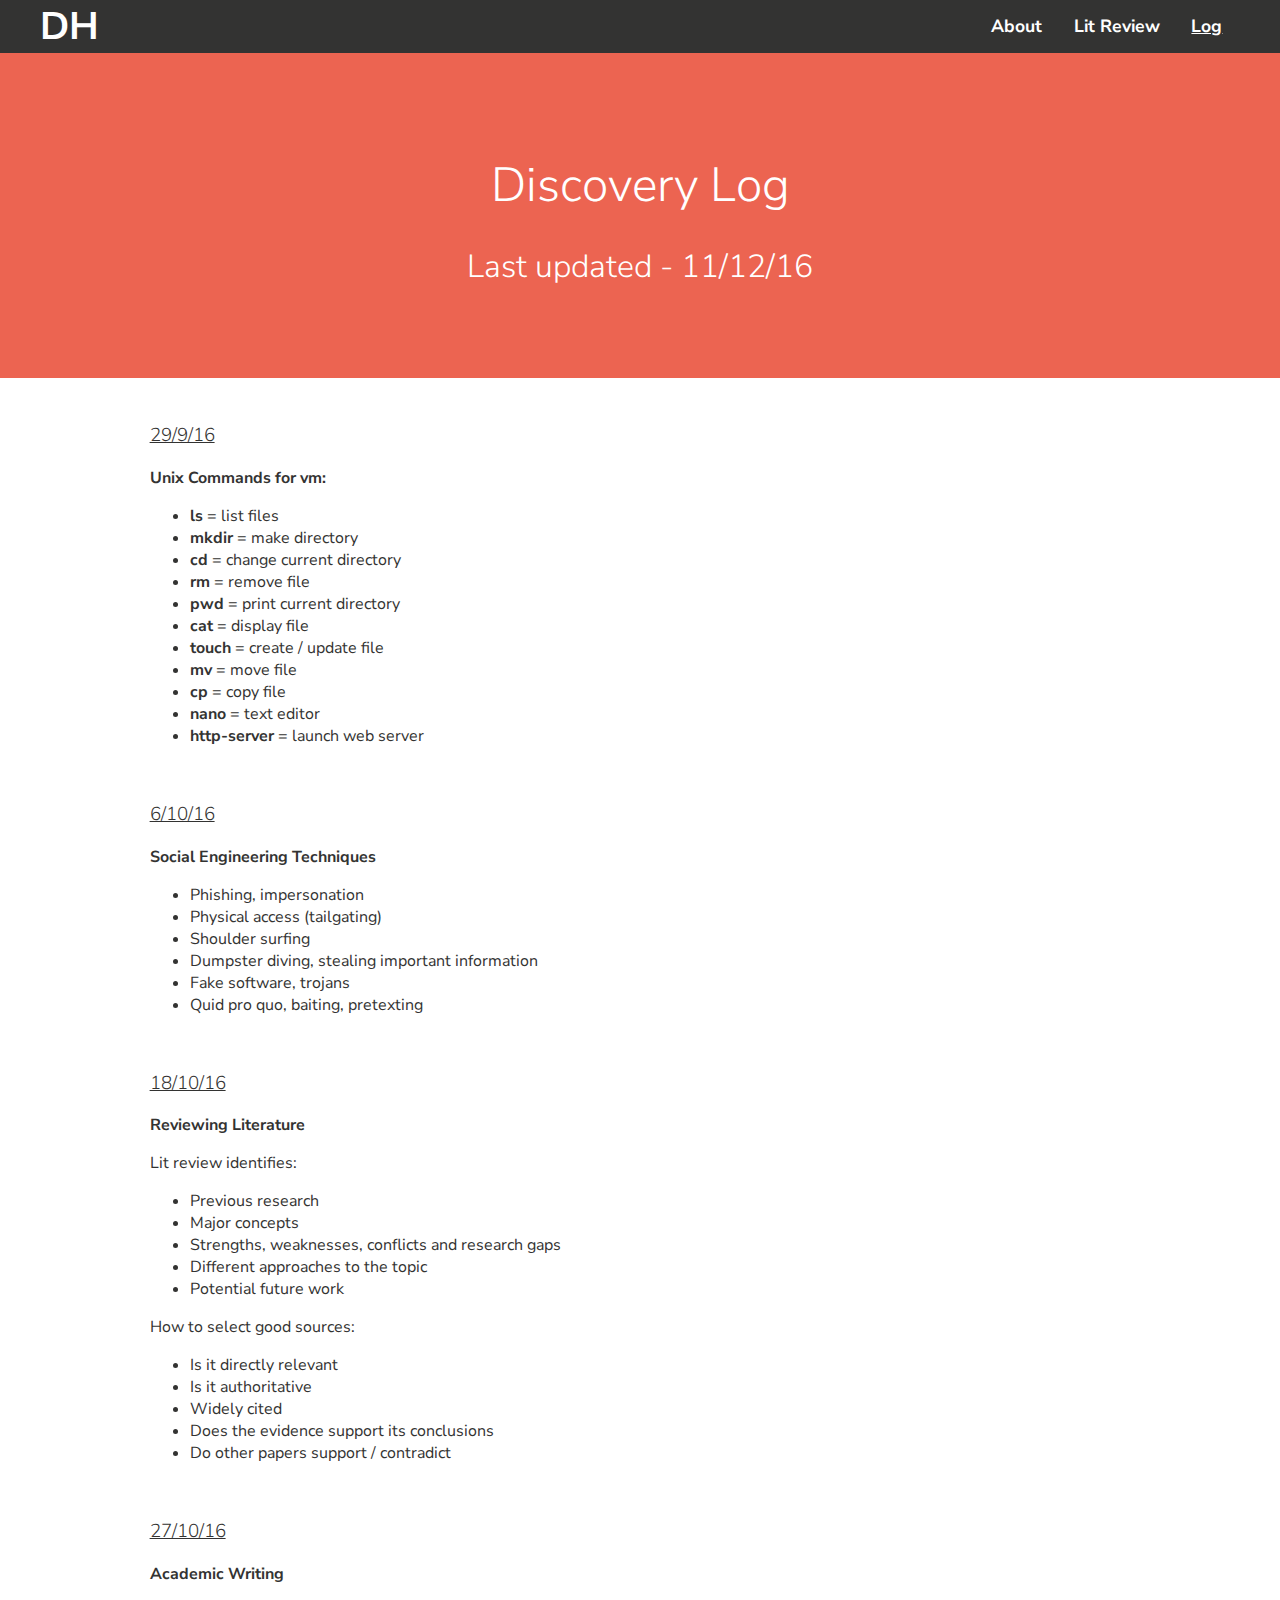
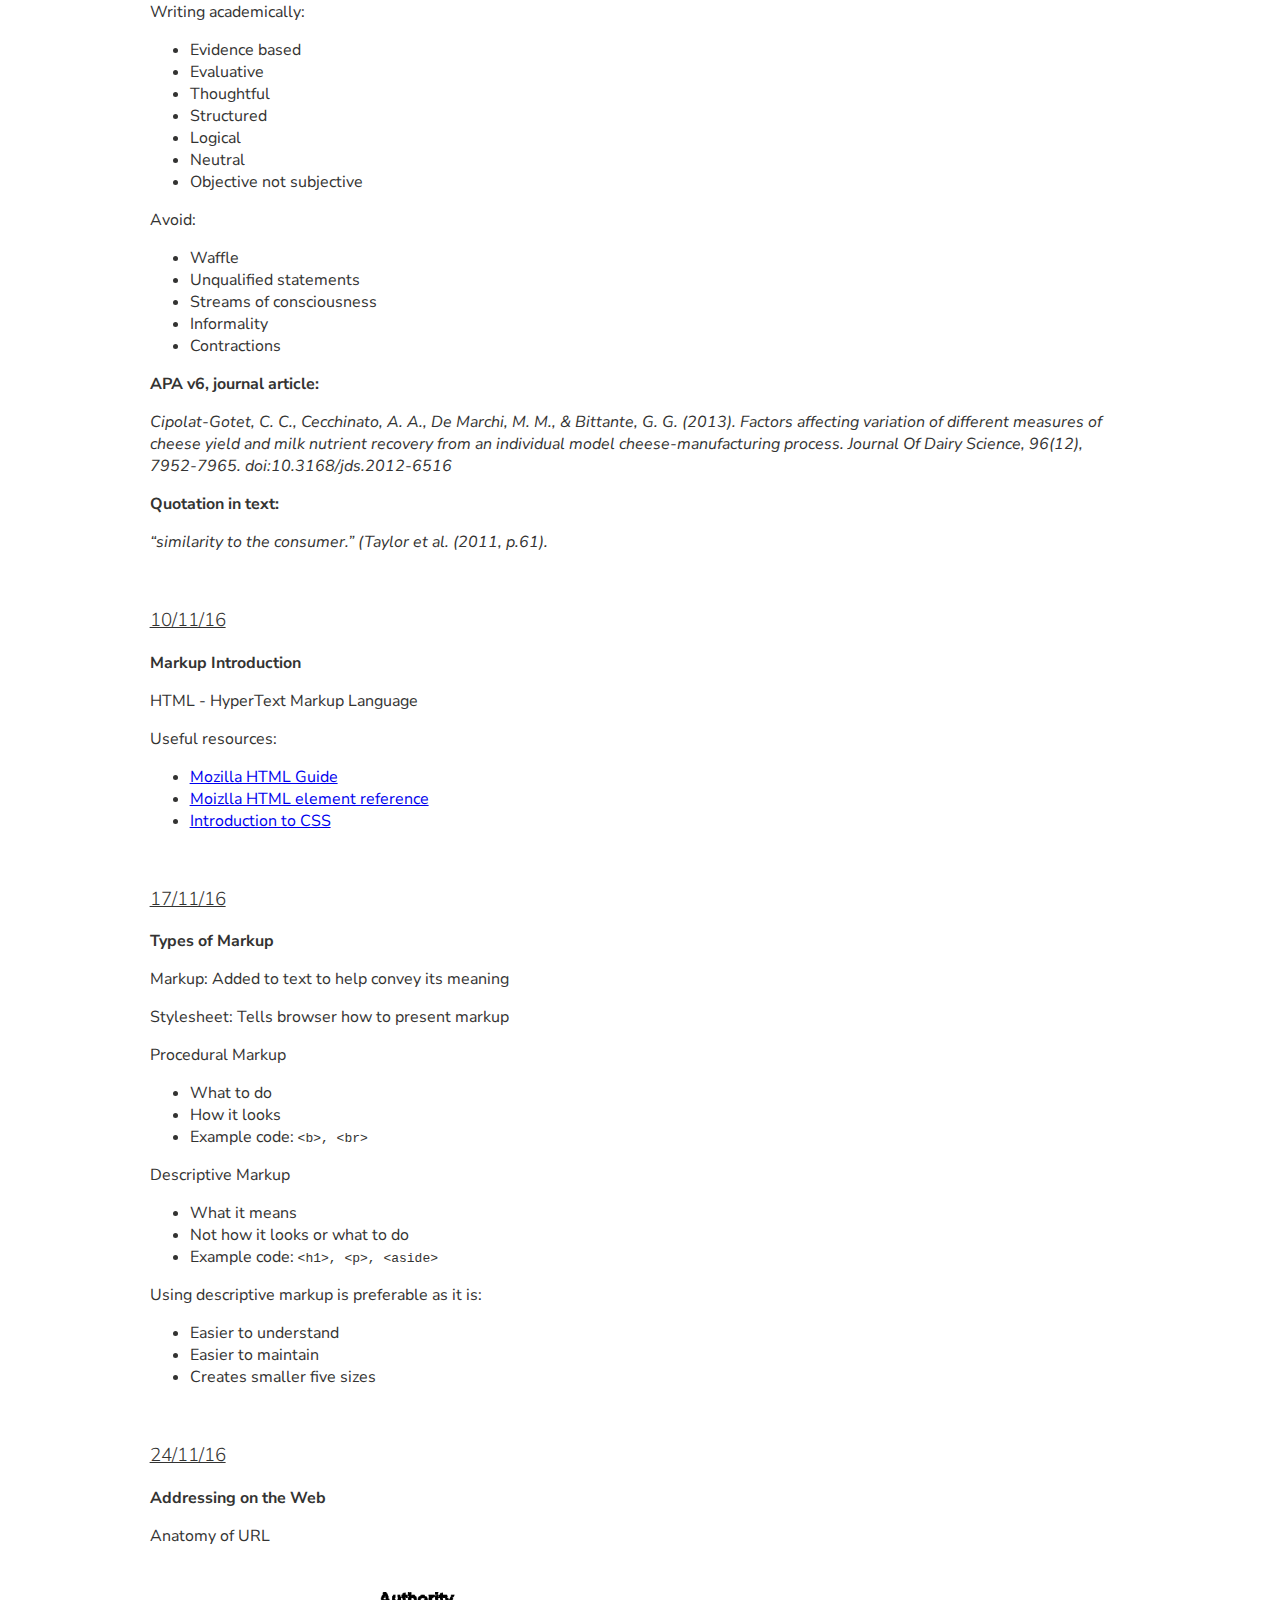
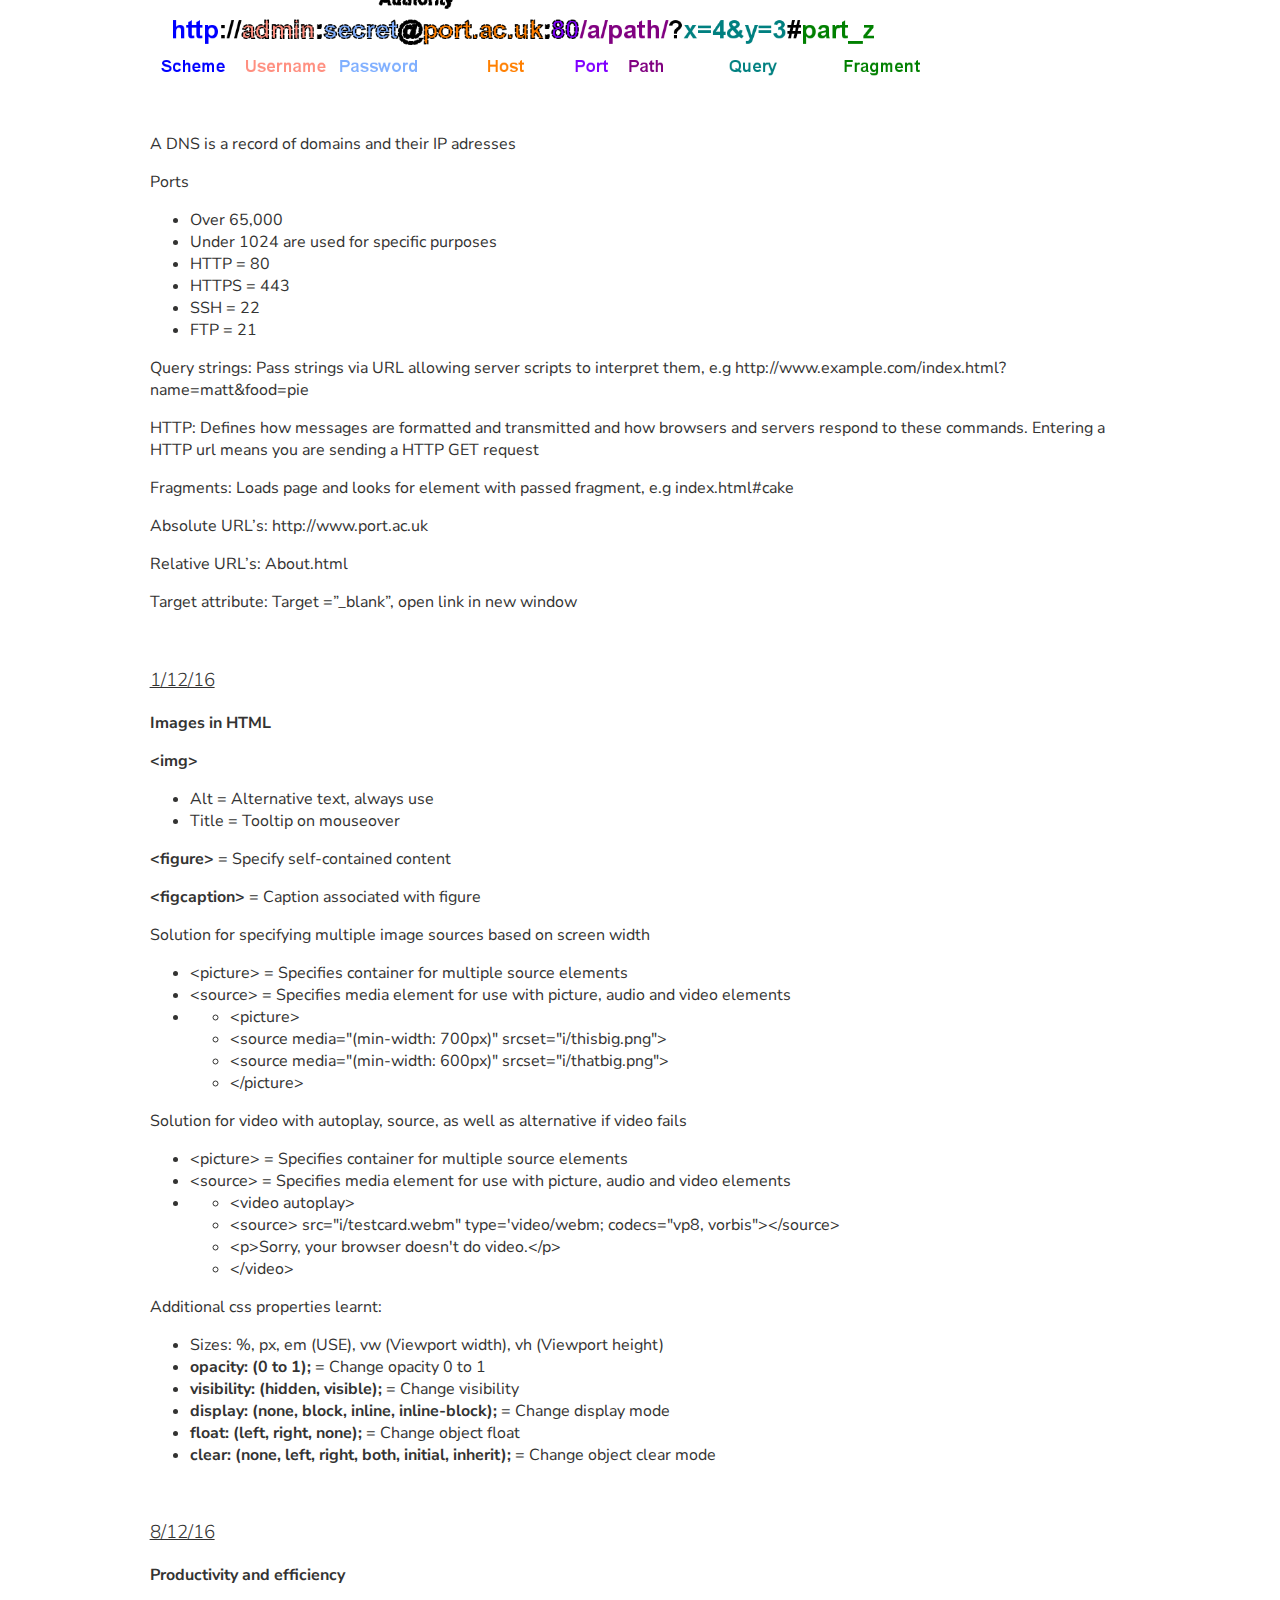
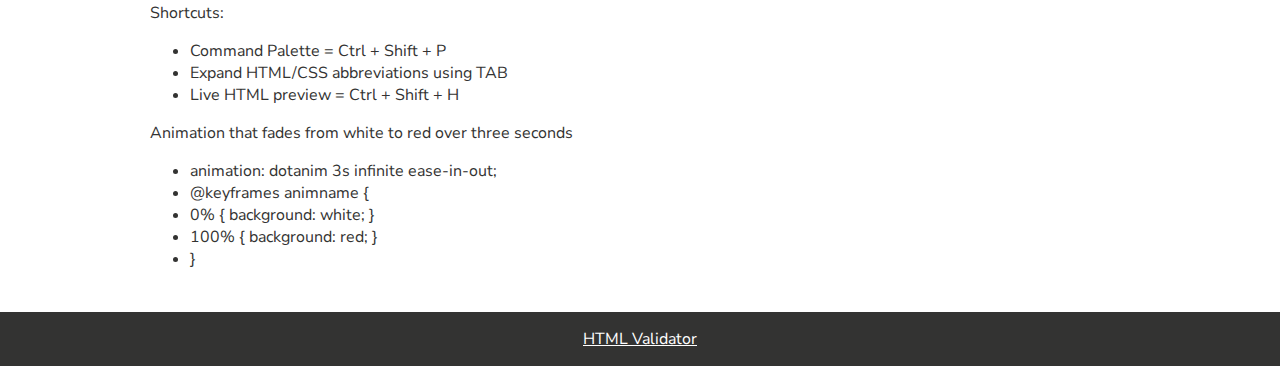
<file: old/log.html>
<!doctype html>
<html lang="en">
<head>
  <title>Daniel Hearn</title>
  <link rel="stylesheet" href="main.css">
  <link href="https://fonts.googleapis.com/css?family=Nunito+Sans:300,400,600,700" rel="stylesheet">
  <meta name="viewport" content="width=device-width, initial-scale=1">
  <link rel="icon" type="image/png" href="Favicon.png">
  <script type="text/javascript" src="menu.js"></script>
</head>

<body>
  <section id="overlay">
     <section id="overlay-content">
        <a onclick="closeNav()" id="overlay-menu"><span></span></a>
        <a href="index.html">About</a>
        <a href="litreview.html">Lit Review</a>
        <a href="log.html">Log</a>
      </section>
  </section>
  <nav>
    <section>
      <h2 class="initials">DH</h2>
      <a onclick="openNav()" class="menu"><span></span></a>
      <ul>
        <li><a href="index.html">About</a></li>
        <li><a href="litreview.html">Lit Review</a></li>
        <li><a href="log.html" class="active">Log</a></li>
      </ul>
    </section>
  </nav>
  <section class="jumbotron">
    <h1>Discovery Log</h1>
    <h2>Last updated - 11/12/16</h2>
  </section>
  <main>
    <article>
        <h3>29/9/16</h3>
        <h4>Unix Commands for vm:</h4>
        <ul>
          <li><strong>ls</strong> = list files</li>
          <li><strong>mkdir</strong> = make directory</li>
          <li><strong>cd</strong> = change current directory</li>
          <li><strong>rm</strong> = remove file</li>
          <li><strong>pwd</strong> = print current directory</li>
          <li><strong>cat</strong> = display file</li>
          <li><strong>touch</strong> = create / update file</li>
          <li><strong>mv</strong> = move file</li>
          <li><strong>cp</strong> = copy file</li>
          <li><strong>nano</strong> = text editor</li>
          <li><strong>http-server</strong> = launch web server</li>
        </ul>
    </article>

    <article>
        <h3>6/10/16</h3>
        <h4>Social Engineering Techniques</h4>
        <ul>
          <li>Phishing, impersonation</li>
          <li>Physical access (tailgating)</li>
          <li>Shoulder surfing</li>
          <li>Dumpster diving, stealing important information</li>
          <li>Fake software, trojans</li>
          <li>Quid pro quo, baiting, pretexting</li>
        </ul>
    </article>

    <article>
        <h3>18/10/16</h3>
        <h4>Reviewing Literature</h4>
        <p>Lit review identifies:</p>
        <ul>
          <li>Previous research</li>
          <li>Major concepts</li>
          <li>Strengths, weaknesses, conflicts and research gaps</li>
          <li>Different approaches to the topic</li>
          <li>Potential future work</li>
        </ul>
        <p>How to select good sources:</p>
        <ul>
          <li>Is it directly relevant</li>
          <li>Is it authoritative</li>
          <li>Widely cited</li>
          <li>Does the evidence support its conclusions</li>
          <li>Do other papers support / contradict</li>
        </ul>
    </article>

    <article>
        <h3>27/10/16</h3>
        <h4>Academic Writing</h4>
        <p>Writing academically:</p>
        <ul>
          <li>Evidence based</li>
          <li>Evaluative</li>
          <li>Thoughtful</li>
          <li>Structured</li>
          <li>Logical</li>
          <li>Neutral</li>
          <li>Objective not subjective</li>
        </ul>
        <p>Avoid:</p>
        <ul>
          <li>Waffle</li>
          <li>Unqualified statements</li>
          <li>Streams of consciousness</li>
          <li>Informality</li>
          <li>Contractions</li>
        </ul>
        <h4>APA v6, journal article:</h4>
        <p class="quote">Cipolat-Gotet, C. C., Cecchinato, A. A., De Marchi, M. M., & Bittante, G. G. (2013). Factors affecting variation of different measures of cheese yield and milk nutrient recovery from an individual model cheese-manufacturing process. Journal Of Dairy Science, 96(12), 7952-7965. doi:10.3168/jds.2012-6516</p>
        <h4>Quotation in text:</h4>
        <p class="quote">“similarity to the consumer.” (Taylor et al. (2011, p.61).</p>
    </article>

    <article>
        <h3>10/11/16</h3>
        <h4>Markup Introduction</h4>
        <p>HTML - HyperText Markup Language</p>
        <p>Useful resources:</p>
        <ul>
          <li><a href="https://developer.mozilla.org/en-US/docs/Web/HTML">Mozilla HTML Guide</a></li>
          <li><a href="https://developer.mozilla.org/en-US/docs/Web/HTML/Element ">Moizlla HTML element reference</a></li>
          <li><a href="https://developer.mozilla.org/en-US/docs/Learn/CSS/Introduction_to_CSS ">Introduction to CSS</a></li>
        </ul>
    </article>

    <article>
        <h3>17/11/16</h3>
        <h4>Types of Markup</h4>
        <p>Markup: Added to text to help convey its meaning</p>
        <p>Stylesheet: Tells browser how to present markup</p>
        <p>Procedural Markup</p>
        <ul>
          <li>What to do</li>
          <li>How it looks</li>
          <li>Example code: <code>&lt;b&gt;, &lt;br&gt;</code></li>
        </ul>
        <p>Descriptive Markup</p>
        <ul>
          <li>What it means</li>
          <li>Not how it looks or what to do</li>
          <li>Example code: <code>&lt;h1&gt;, &lt;p&gt;, &lt;aside&gt;</code></li>
        </ul>
        <p>Using descriptive markup is preferable as it is:</p>
        <ul>
          <li>Easier to understand</li>
          <li>Easier to maintain</li>
          <li>Creates smaller five sizes</li>
        </ul>
    </article>

    <article>
        <h3>24/11/16</h3>
        <h4>Addressing on the Web</h4>
        <p>Anatomy of URL</p>
        <img src="urlAnatomy.png" alt="Diagram of showing segments of a URL">
        <p>A DNS is a record of domains and their IP adresses</p>
        <p>Ports</p>
        <ul>
          <li>Over 65,000</li>
          <li>Under 1024 are used for specific purposes</li>
          <li>HTTP = 80</li>
          <li>HTTPS = 443</li>
          <li>SSH = 22</li>
          <li>FTP = 21</li>
        </ul>
        <p>Query strings: Pass strings via URL allowing server scripts to interpret them, e.g http://www.example.com/index.html?name=matt&food=pie</p>
        <p>HTTP: Defines how messages are formatted and transmitted and how browsers and servers respond to these commands. Entering a HTTP url means you are sending a HTTP GET request</p>
        <p>Fragments: Loads page and looks for element with passed fragment, e.g index.html#cake</p>
        <p>Absolute URL’s: http://www.port.ac.uk</p>
        <p>Relative URL’s: About.html</p>
        <p>Target attribute: Target =”_blank”, open link in new window</p>
    </article>

    <article>
        <h3>1/12/16</h3>
        <h4>Images in HTML</h4>
        <p><strong>&lt;img&gt;</strong></p>
        <ul>
          <li>Alt = Alternative text, always use</li>
          <li>Title = Tooltip on mouseover</li>
        </ul>
        <p><strong>&lt;figure&gt;</strong> = Specify self-contained content</p>
        <p><strong>&lt;figcaption&gt;</strong> = Caption associated with figure</p>
        <p>Solution for specifying multiple image sources based on screen width</p>
        <ul>
          <li>&lt;picture&gt; = Specifies container for multiple source elements</li>
          <li>&lt;source&gt; = Specifies media element for use with picture, audio and video elements</li>
          <li>
            <ul>
            <li>&lt;picture&gt;</li>
            <li>&lt;source media="(min-width: 700px)" srcset="i/thisbig.png"&gt;</li>
            <li>&lt;source media="(min-width: 600px)" srcset="i/thatbig.png"&gt;</li>
            <li>&lt;/picture&gt;</li>
            </ul>
          </li>
        </ul>
        <p>Solution for video with autoplay, source, as well as alternative if video fails</p>
        <ul>
          <li>&lt;picture&gt; = Specifies container for multiple source elements</li>
          <li>&lt;source&gt; = Specifies media element for use with picture, audio and video elements</li>
          <li>
          <ul>
            <li>&lt;video autoplay&gt;</li>
            <li>&lt;source&gt; src="i/testcard.webm" type='video/webm; codecs="vp8, vorbis"&gt;&lt;/source&gt;</li>
            <li>&lt;p&gt;Sorry, your browser doesn't do video.&lt;/p&gt;</li>
            <li>&lt;/video&gt;</li>
          </ul>
          </li>
        </ul>
        <p>Additional css properties learnt:</p>
        <ul>
          <li>Sizes: %, px, em (USE), vw (Viewport width), vh (Viewport height)</li>
          <li><strong>opacity: (0 to 1);</strong> = Change opacity 0 to 1</li>
          <li><strong>visibility: (hidden, visible);</strong> = Change visibility</li>
          <li><strong>display: (none, block, inline, inline-block);</strong> = Change display mode</li>
          <li><strong>float: (left, right, none);</strong> = Change object float</li>
          <li><strong>clear: (none, left, right, both, initial, inherit);</strong> = Change object clear mode</li>
        </ul>
    </article>

    <article>
        <h3>8/12/16</h3>
        <h4>Productivity and efficiency</h4>
          <p>Shortcuts:</p>
          <ul>
            <li>Command Palette = Ctrl + Shift + P</li>
            <li>Expand HTML/CSS abbreviations using TAB</li>
            <li>Live HTML preview = Ctrl + Shift + H</li>
          </ul>
          <p>Animation that fades from white to red over three seconds</p>
          <ul>
            <li>animation: dotanim 3s infinite ease-in-out;</li>
            <li>@keyframes animname {</li>
            <li>0% { background: white; }</li>
            <li>100% { background: red; }</li>
            <li>}</li>
          </ul>
    </article>
  </main>
  <footer>
    <a href="https://validator.w3.org/nu/?doc=http%3A%2F%2Fdanielhearn.co.uk%2FWEBFPortfolio%2Findex.html" target="_blank">HTML Validator</a>
  </footer>
</body>
</html>
</file>
<file: main.css>
html {
  font-family: 'Nunito Sans', sans-serif; }

body {
  margin: 0;
  background: #fffff9; }
  body h1 {
    font-weight: bold;
    font-size: 4em;
    margin: 0.5em;
    text-transform: uppercase; }
  body h2 {
    font-weight: 300;
    font-size: 2em;
    margin-bottom: 1.5em; }
  body h3 {
    font-size: 1.8em;
    font-weight: bold;
    margin: 0.5em 0; }
  body h4 {
    font-size: 1.2em;
    font-weight: 600;
    margin-bottom: 1em; }
  body p, body code {
    font-size: 1.1em; }
  body img, body video {
    width: 80%; }
  body blockquote {
    font-style: italic;
    margin-left: 0; }

nav {
  background: #22313F;
  width: 100%;
  color: white;
  font-weight: bold;
  position: fixed;
  z-index: 5; }
  nav section {
    max-width: 1200px;
    margin: 0 auto;
    padding-right: 5%;
    padding-left: 5%;
    padding-top: 0.6em; }
    nav section #initials {
      font-size: 2em;
      line-height: 1.75em;
      font-weight: 300;
      margin: 0;
      float: left;
      text-decoration: none;
      color: white;
      padding-bottom: 0.1em; }
    nav section ul {
      float: right;
      margin: 0;
      list-style: none;
      padding-left: 0.5em; }
      nav section ul li {
        float: left;
        padding-right: 1.2em;
        padding-left: 1.2em;
        height: 3em; }
        nav section ul li a {
          text-decoration: none;
          color: white;
          font-size: 1.1em;
          line-height: 3em;
          text-align: center;
          position: relative;
          font-weight: 300;
          -webkit-backface-visibility: hidden; }
          nav section ul li a:before {
            content: "";
            position: absolute;
            width: 100%;
            height: 2px;
            bottom: -5px;
            border-bottom: 2px solid #EC644B;
            transform: scale(0, 1);
            transition: transform 0.2s; }
          nav section ul li a:hover:before {
            transform: scale(1); }
        nav section ul li .active:before {
          transform: scale(1); }

#jumbotron {
  padding-left: 5%;
  padding-right: 5%;
  padding-top: 12%;
  padding-bottom: 12%;
  color: white;
  font-weight: 300;
  margin: 0 auto;
  text-align: center;
  background: #22313F;
  background-image: url("img/background.jpg");
  background-size: cover; }

main {
  text-align: center;
  margin: 0 auto;
  background: #fffff9; }
  main section {
    color: white;
    font-weight: 300;
    padding: 5%; }
  main .container {
    max-width: 800px;
    padding: 1em;
    margin: 0 auto;
    font-size: 1em; }
  main .text {
    background: #fffff9;
    color: #0d1319;
    width: 100%;
    margin: 0 auto;
    padding: 0;
    text-align: left; }
    main .text p {
      font-size: 1em; }

.list-noStyle {
  list-style: none; }

#svg-example {
  background: #ff9966; }

svg > rect {
  width: 40px; }

.button {
  padding: 1em 2em;
  background-color: #f97360;
  text-decoration: none;
  color: white;
  font-size: 1em;
  font-weight: 400;
  cursor: pointer;
  text-transform: uppercase;
  letter-spacing: 1px;
  display: inline-block;
  margin-top: 1em; }
  .button:hover {
    transition: background 0.4s;
    background-color: #ff8775; }

.dark {
  background: #22313F;
  margin-right: 0.5em;
  margin-left: 0.5em; }
  .dark:hover {
    background: #354452; }

footer {
  background: #22313F;
  padding: 2em;
  text-align: center; }
  footer a {
    color: white; }

#intro {
  padding-top: 2%;
  padding-bottom: 2%; }
  #intro .container {
    padding: 0; }
    #intro .container h4 {
      font-weight: 300;
      font-size: 1.1em; }

.accent {
  background: #f97360; }

#work {
  color: #0d1319; }
  #work h4 {
    padding-top: 2em; }

.log-item {
  border-bottom: 2px solid #22313F; }
  .log-item > h3 {
    text-decoration: underline;
    font-size: 1.6em; }

.small-img {
  width: 50%; }

.large-img {
  width: 100%; }

#overlay-button {
  padding: 1.5em 0.8em;
  position: absolute;
  right: 1em;
  top: 8px;
  display: none;
  z-index: 5;
  cursor: pointer; }
  #overlay-button span {
    height: 0.1em;
    width: 35px;
    background-color: white;
    position: relative;
    display: block;
    transition: all .2s ease-in-out; }
    #overlay-button span:before {
      top: -10px;
      visibility: visible; }
    #overlay-button span:after {
      top: 10px; }
    #overlay-button span:before, #overlay-button span:after {
      height: 0.1em;
      width: 35px;
      background-color: white;
      position: absolute;
      content: "";
      transition: all .2s ease-in-out; }

input[type=checkbox] {
  display: none; }

input[type=checkbox]:checked ~ #overlay-button:hover span, input[type=checkbox]:checked ~ #overlay-button span {
  background: transparent; }

input[type=checkbox]:checked ~ #overlay-button span:before {
  transform: rotate(45deg) translate(7px, 7px);
  opacity: 1; }

input[type=checkbox]:checked ~ #overlay-button span:after {
  transform: rotate(-45deg) translate(7px, -7px); }

@media (min-width: 500px) and (min-height: 500px) {
  body nav #overlay-button {
    display: none; }
  body #overlay.active {
    visibility: hidden; } }

@media (max-width: 725px), (max-height: 400px) {
  body h1 {
    font-size: 2.3em; }
  body h2 {
    font-size: 1.5em; }
  body nav section {
    padding-top: 0.4em; }
  body nav ul {
    display: none; }
  body nav #overlay-button {
    display: block; }
  body nav input[type=checkbox]:checked ~ ul {
    padding-left: 0;
    display: flex;
    justify-content: center;
    flex-direction: column;
    width: 100%;
    text-align: center;
    height: 120vh;
    margin-top: -20vh; }
    body nav input[type=checkbox]:checked ~ ul li {
      text-align: center;
      display: block;
      height: 4em; }
      body nav input[type=checkbox]:checked ~ ul li a {
        font-weight: 300;
        font-size: 1.4em; }
  body #jumbotron {
    padding-top: 20%;
    padding-bottom: 15%; }
  body main video, body main img, body main .small-img {
    width: 100%; }
  body .button {
    padding: 0.8em 1.2em; } }

@media (max-width: 500px) {
  body #jumbotron {
    padding-top: 35%;
    padding-bottom: 25%; } }
</file>
<file: old/main.css>
html{font-family:'Nunito Sans', sans-serif}body{margin:0;background:white}body h1,body h2,body h3{font-weight:300}body nav{background:#333332;width:100%;color:white;display:inline-block;font-weight:bold;position:fixed}body nav section{max-width:1200px;margin:0 auto;padding-right:1em;padding-left:1em}body nav section .initials{font-size:2.4em;margin:0;float:left;font-weight:bold}body nav section .menu{padding:26px 11px;cursor:pointer;margin:0 auto;height:2px;float:right}body nav section ul{float:right;margin:0;list-style:none}body nav section ul li{float:left}body nav section ul li a{text-decoration:none;color:white;padding-right:1em;padding-left:0.8em;padding-top:0.8em;padding-bottom:0.8em;font-size:1.1em;line-height:3em;text-align:center}body nav section ul li a:hover{background:#232322}body nav section ul li .active{text-decoration:underline}body span{height:4px;width:35px;border-radius:2px;background-color:white;position:relative;display:block}body span:before{top:-10px}body span:after{top:10px}body span:before,body span:after{height:4px;width:35px;border-radius:2px;background-color:white;position:absolute;content:""}body .jumbotron{background-color:#ec6451;padding:5%;padding-top:8em;color:white;font-weight:300;margin:0 auto;text-align:center}body .jumbotron h1{font-size:3em;margin:0.5em}body .jumbotron h2{font-size:2em}body main{color:#333332;background:white;text-align:center;max-width:1000px;margin:0 auto;padding:1em}body main article{padding:0.6em;text-align:left;font-weight:400}body main article h4{font-weight:bold;margin:0}body main article h3{text-decoration:underline}body main article .quote{font-style:italic}body main article img{width:80%}body main video{width:100%;margin-bottom:25em}body footer{background:#333332;padding:1em;text-align:center}body footer a{color:white}body #overlay{height:0;width:100vw;background:#ec6451;z-index:2;position:fixed}body #overlay #overlay-content{padding-top:30vh;display:none}body #overlay #overlay-content #overlay-menu{top:4vh;right:4vh;position:absolute;cursor:pointer}body #overlay #overlay-content #overlay-menu span{background:transparent}body #overlay #overlay-content #overlay-menu span:before{transform:rotate(45deg) translate(7px, 7px)}body #overlay #overlay-content #overlay-menu span:after{transform:rotate(-45deg) translate(7px, -7px)}body #overlay #overlay-content a{z-index:5;display:block;color:white;text-align:center;margin:auto;padding-bottom:0.8em;text-decoration:none;font-size:1.5em}body #overlay #overlay-content a:hover{text-decoration:underline}@media (min-width: 450px){body nav .menu{display:none}}@media (max-width: 450px){body nav ul{display:none}body nav .menu{display:block}body .jumbotron h1{font-size:2.5em}body .jumbotron h2{font-size:1.5em}}
</file>
